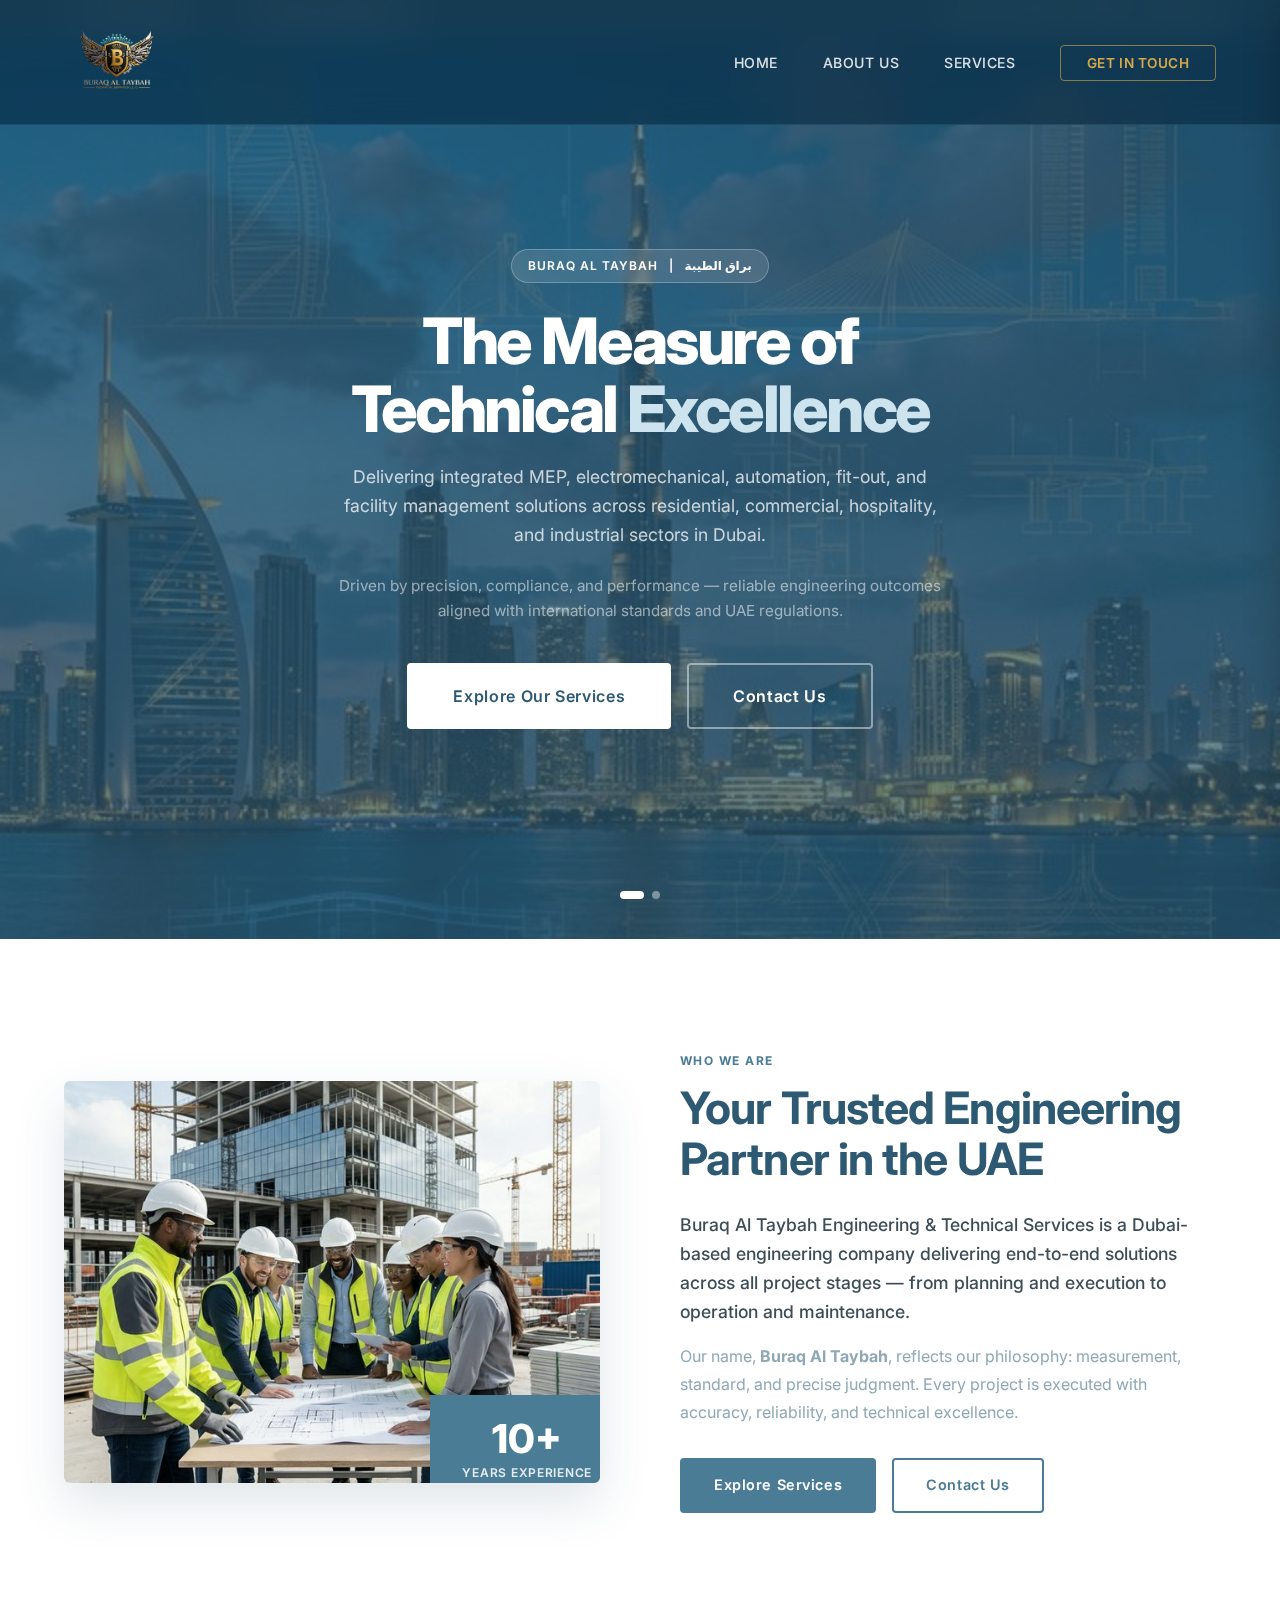
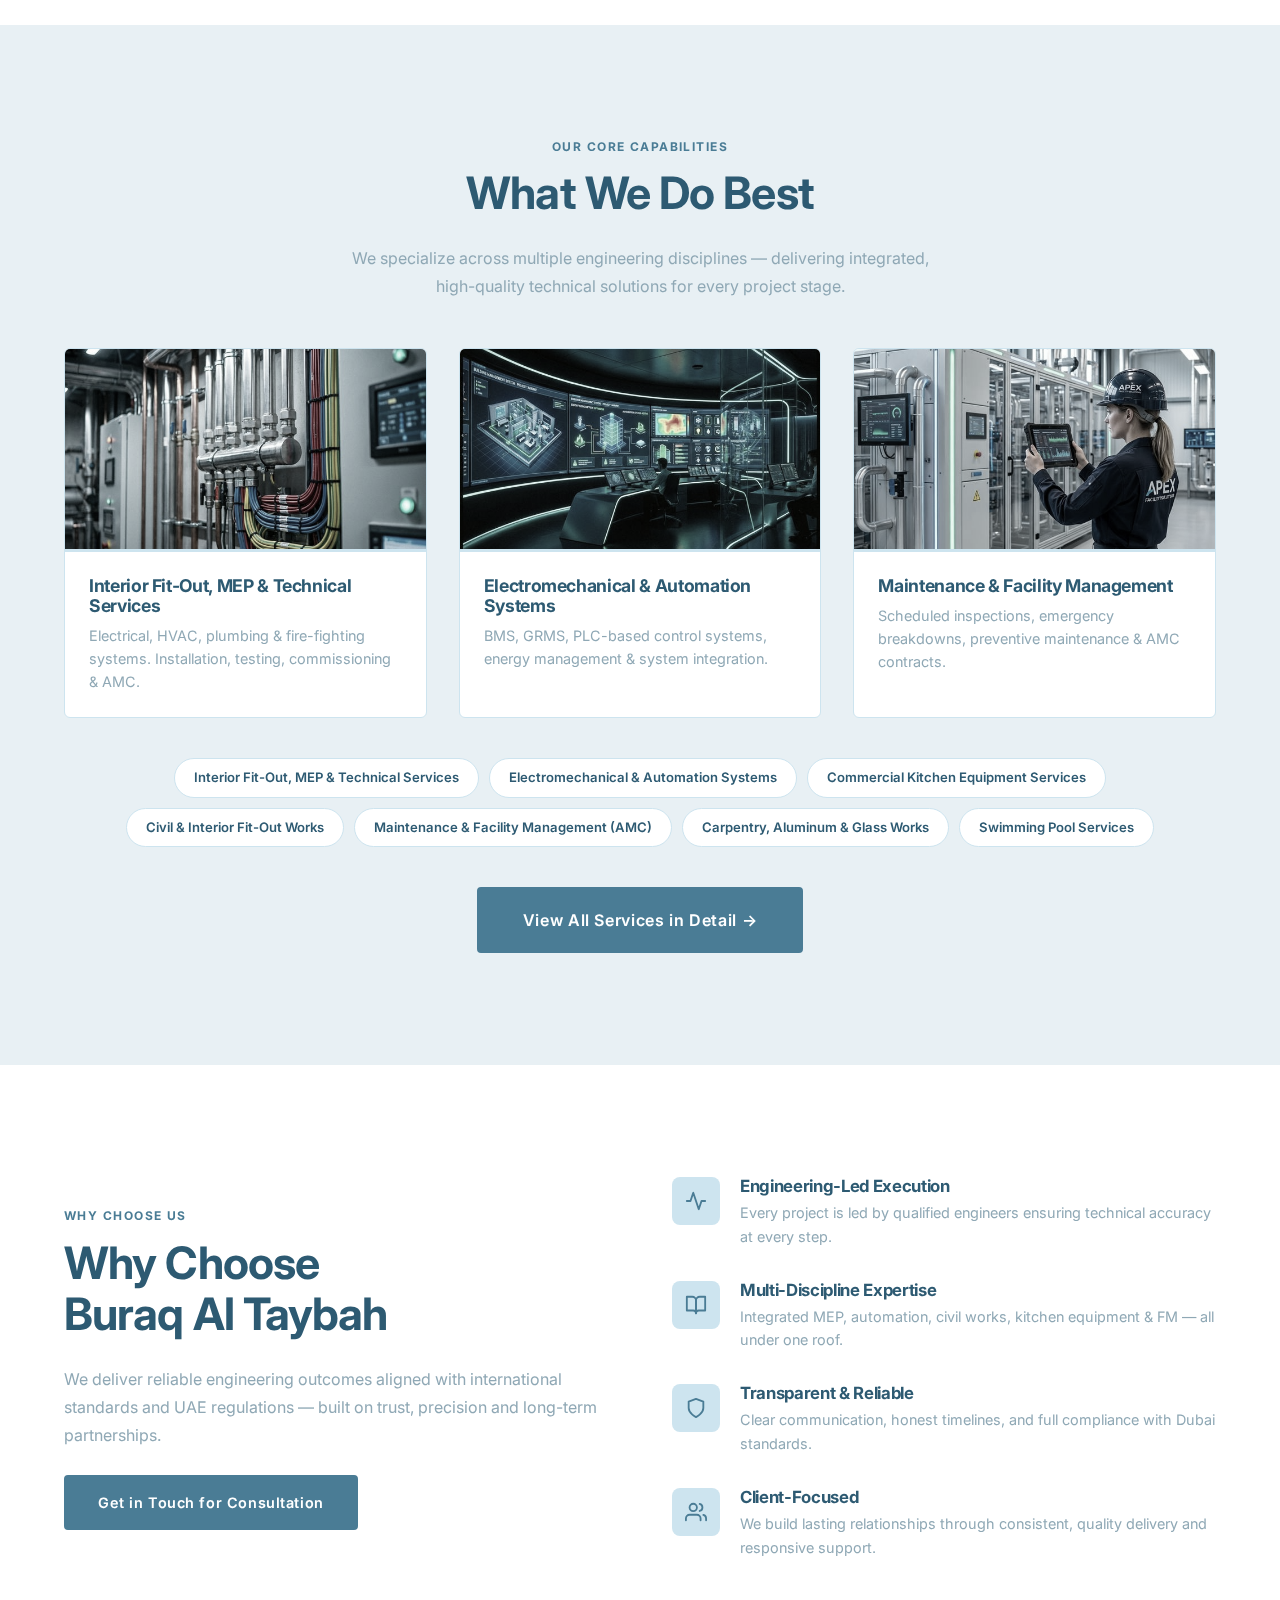
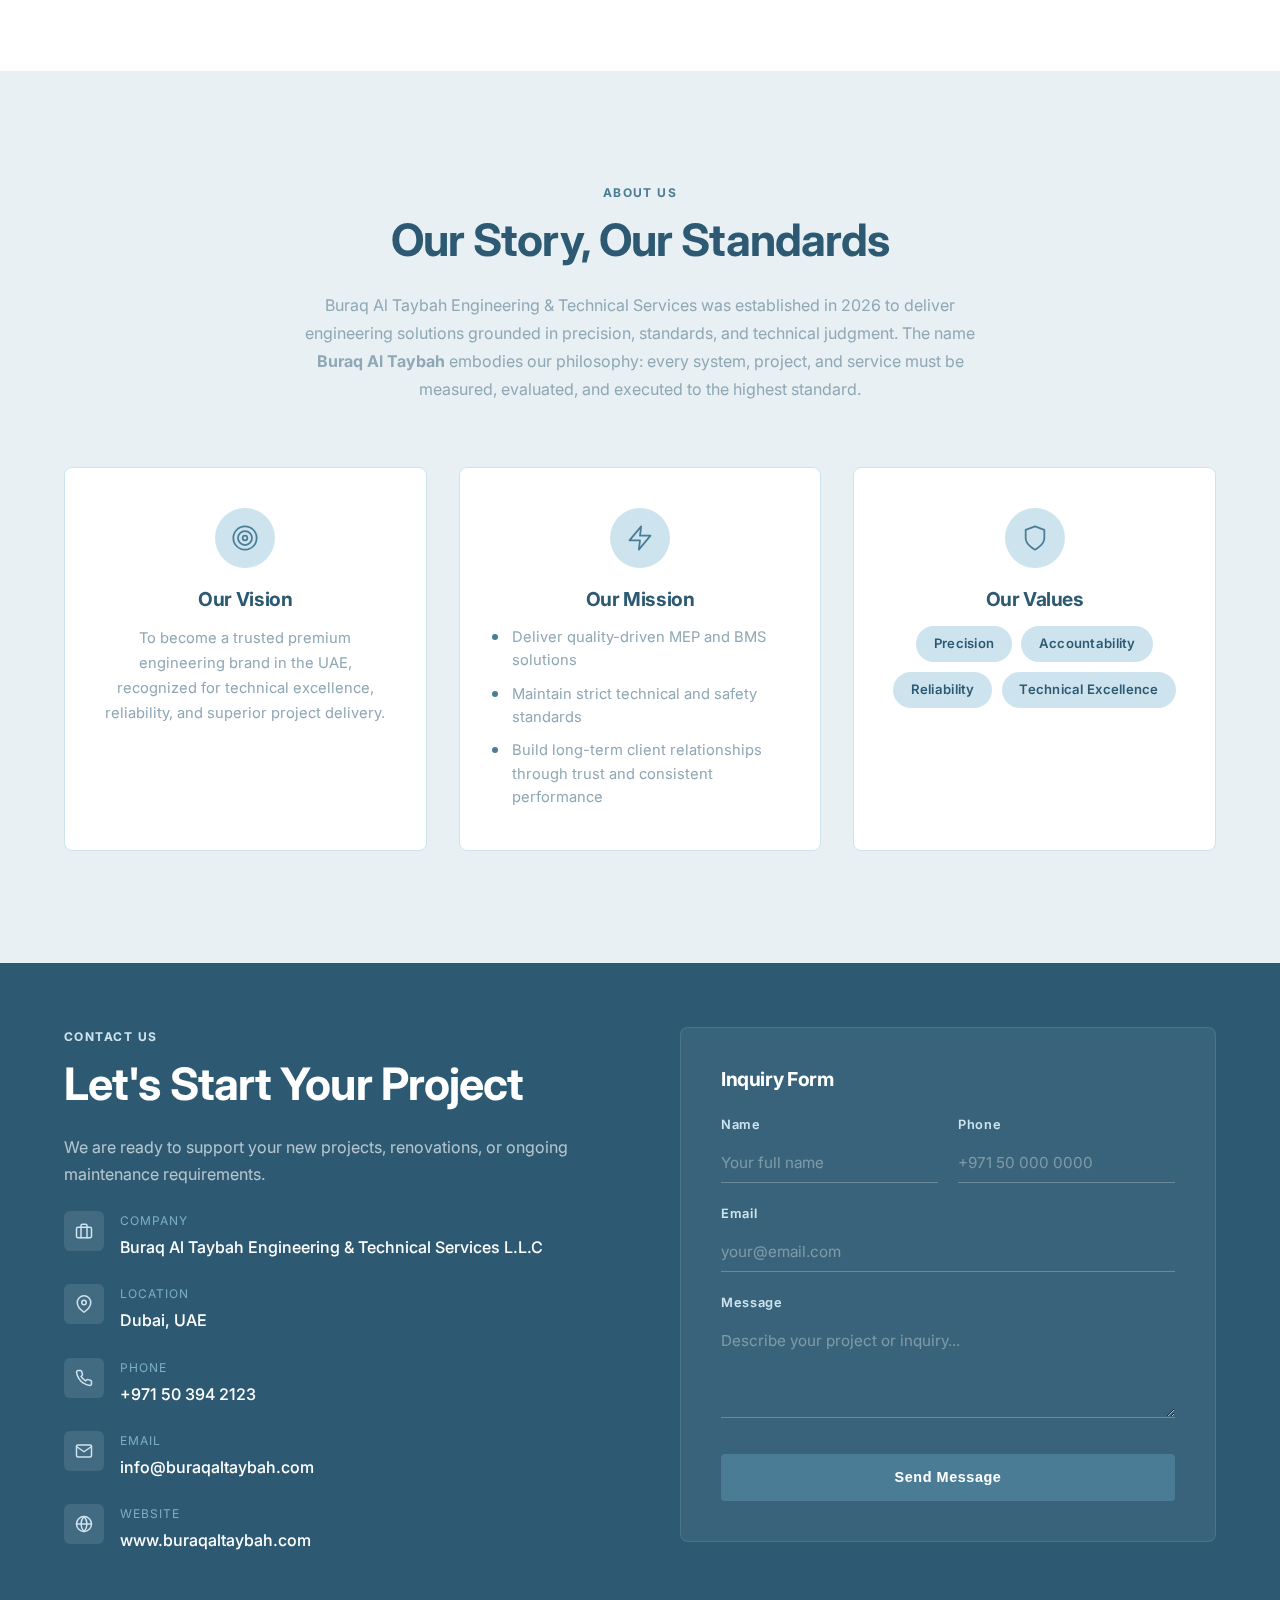
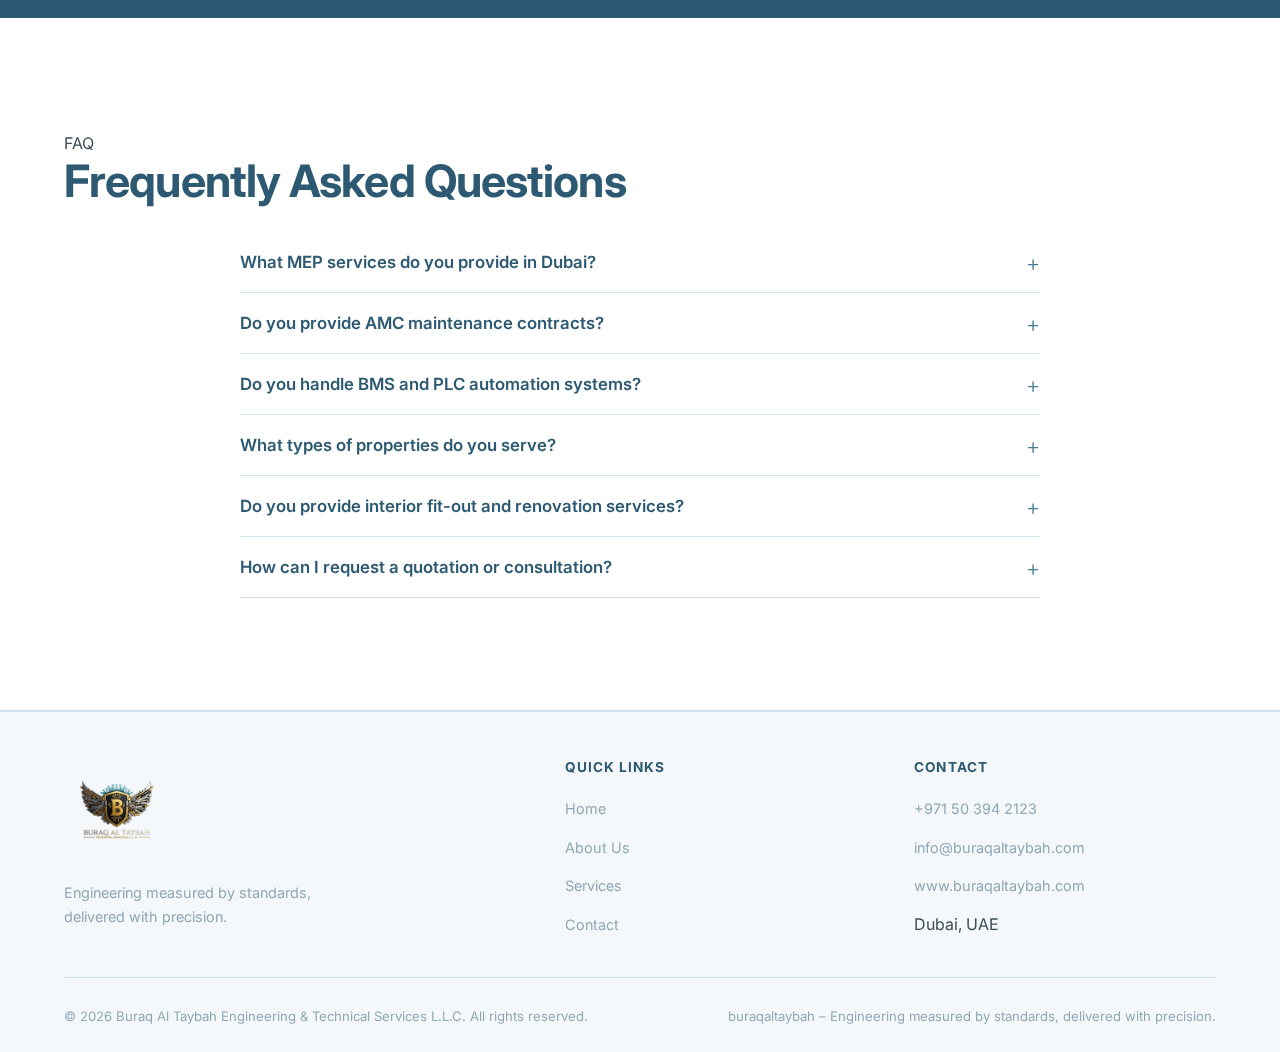
<file: index.html>
<!DOCTYPE html>
<html lang="en">

<head>
    <meta charset="UTF-8">
    <meta name="viewport" content="width=device-width, initial-scale=1.0">

    <!-- Primary SEO -->
    <title>Buraq Al Taybah Engineering & Technical Services L.L.C | Dubai, UAE</title>
    <meta name="description"
        content="Buraq Al Taybah Engineering & Technical Services L.L.C – Dubai's trusted provider of MEP systems, electromechanical & automation, facility management, interior fit-out, civil works, commercial kitchen equipment, carpentry, and swimming pool services across residential, commercial, hospitality, and industrial sectors in the UAE.">
    <meta name="keywords"
        content="MEP services Dubai, electromechanical automation UAE, BMS building management system, facility management Dubai, interior fit-out contractor, HVAC installation Dubai, fire fighting systems UAE, plumbing services Dubai, commercial kitchen equipment, swimming pool maintenance Dubai, carpentry aluminum glass works, PLC automation, GRMS hotel room automation, AMC maintenance contract Dubai, Buraq Al Taybah, براق الطيبة">
    <meta name="author" content="Buraq Al Taybah Engineering & Technical Services L.L.C">
    <meta name="robots" content="index, follow">

    <!-- Canonical -->
    <link rel="canonical" href="https://www.buraqaltaybah.com/">

    <!-- Favicon -->
    <link rel="icon" type="image/png" href="assets/logo.png">

    <!-- Open Graph (Facebook / LinkedIn / WhatsApp) -->
    <meta property="og:type" content="website">
    <meta property="og:title" content="Buraq Al Taybah Engineering & Technical Services L.L.C">
    <meta property="og:description"
        content="MEP, Automation, Facility Management & Engineering Solutions in Dubai, UAE. Precision engineering delivered to international standards.">
    <meta property="og:url" content="https://www.buraqaltaybah.com/">
    <meta property="og:image" content="https://www.buraqaltaybah.com/assets/logo.png">
    <meta property="og:site_name" content="Buraq Al Taybah">
    <meta property="og:locale" content="en_AE">

    <!-- Twitter Card -->
    <meta name="twitter:card" content="summary_large_image">
    <meta name="twitter:title" content="Buraq Al Taybah Engineering & Technical Services L.L.C">
    <meta name="twitter:description"
        content="Dubai's trusted engineering partner for MEP, Automation, FM, Interior Fit-Out & more.">
    <meta name="twitter:image" content="https://www.buraqaltaybah.com/assets/logo.png">

    <!-- Geo / Location -->
    <meta name="geo.region" content="AE-DU">
    <meta name="geo.placename" content="Dubai">

    <!-- Technical SEO -->
    <meta name="theme-color" content="#0b2c4d">
    <link rel="sitemap" type="application/xml" href="/sitemap.xml">

    <!-- Stylesheet -->
    <link rel="stylesheet" href="assets/style2.css">

    <!-- JSON-LD Structured Data -->
    <script type="application/ld+json">
    {
        "@context": "https://schema.org",
        "@type": "ProfessionalService",
        "name": "Buraq Al Taybah Engineering & Technical Services L.L.C",
        "alternateName": "براق الطيبة للخدمات الفنية",
        "description": "Dubai-based engineering company delivering MEP, electromechanical automation, facility management, interior fit-out, civil works, commercial kitchen equipment, carpentry, and swimming pool services.",
        "url": "https://www.buraqaltaybah.com",
        "logo": "https://www.buraqaltaybah.com/assets/logo.png",
        "image": "https://www.buraqaltaybah.com/assets/logo.png",
        "telephone": "+971503942123",
        "email": "info@buraqaltaybah.com",
        "address": {
            "@type": "PostalAddress",
            "addressLocality": "Dubai",
            "addressCountry": "AE"
        },
        "areaServed": {
            "@type": "Country",
            "name": "United Arab Emirates"
        },
        "foundingDate": "2026",
        "openingHours": "Mo-Sa 08:00-18:00",
        "priceRange": "$$",
        "sameAs": [],
        "hasOfferCatalog": {
            "@type": "OfferCatalog",
            "name": "Engineering & Technical Services",
            "itemListElement": [
                { "@type": "Offer", "itemOffered": { "@type": "Service", "name": "Interior Fit-Out, MEP & Technical Services" } },
                { "@type": "Offer", "itemOffered": { "@type": "Service", "name": "Electromechanical & Automation Systems" } },
                { "@type": "Offer", "itemOffered": { "@type": "Service", "name": "Commercial Kitchen Equipment Services" } },
                { "@type": "Offer", "itemOffered": { "@type": "Service", "name": "Civil & Interior Fit-Out Works" } },
                { "@type": "Offer", "itemOffered": { "@type": "Service", "name": "Facility Management & AMC" } },
                { "@type": "Offer", "itemOffered": { "@type": "Service", "name": "Carpentry, Aluminum & Glass Works" } },
                { "@type": "Offer", "itemOffered": { "@type": "Service", "name": "Swimming Pool Services" } }
            ]
        }
    }
    </script>
</head>

<body>

    <!-- ───────── TOP CONTACT BAR ───────── -->
    <div class="top-bar">
        <div class="container top-bar-container">
            <div class="tb-left">
                <a href="tel:+971503942123" class="tb-link">
                    <svg width="14" height="14" viewBox="0 0 24 24" fill="none" stroke="currentColor" stroke-width="2"
                        stroke-linecap="round" stroke-linejoin="round">
                        <path
                            d="M22 16.92v3a2 2 0 0 1-2.18 2 19.79 19.79 0 0 1-8.63-3.07 19.5 19.5 0 0 1-6-6 19.79 19.79 0 0 1-3.07-8.67A2 2 0 0 1 4.11 2h3a2 2 0 0 1 2 1.72 12.84 12.84 0 0 0 .7 2.81 2 2 0 0 1-.45 2.11L8.09 9.91a16 16 0 0 0 6 6l1.27-1.27a2 2 0 0 1 2.11-.45 12.84 12.84 0 0 0 2.81.7A2 2 0 0 1 22 16.92z" />
                    </svg>
                    +971 50 394 2123
                </a>
                <span class="tb-divider">|</span>
                <a href="mailto:info@buraqaltaybah.com" class="tb-link">
                    <svg width="14" height="14" viewBox="0 0 24 24" fill="none" stroke="currentColor" stroke-width="2"
                        stroke-linecap="round" stroke-linejoin="round">
                        <path d="M4 4h16c1.1 0 2 .9 2 2v12c0 1.1-.9 2-2 2H4c-1.1 0-2-.9-2-2V6c0-1.1.9-2 2-2z" />
                        <polyline points="22,6 12,13 2,6" />
                    </svg>
                    info@buraqaltaybah.com
                </a>
            </div>
            <div class="tb-right">
                <span>Mon–Sat: 8:00 AM – 6:00 PM &nbsp;|&nbsp; Dubai, UAE</span>
            </div>
        </div>
    </div>

    <!-- ───────── HEADER / NAVBAR ───────── -->
    <header class="header" id="site-header">
        <div class="container header-container">
            <a href="index.html" class="logo">
                <img src="assets/logo.png" alt="Buraq Al Taybah Logo">
            </a>
            <nav class="desktop-nav">
                <ul>
                    <li><a href="#home" class="nav-link">Home</a></li>
                    <li><a href="#about" class="nav-link">About Us</a></li>
                    <li><a href="services.html" class="nav-link">Services</a></li>
                    <li><a href="#contact" class="nav-cta">Get in Touch</a></li>
                </ul>
            </nav>
            <button class="mobile-menu-btn" aria-label="Toggle menu">
                <svg width="26" height="26" viewBox="0 0 24 24" fill="none" stroke="currentColor" stroke-width="2"
                    stroke-linecap="round" stroke-linejoin="round">
                    <line x1="3" y1="12" x2="21" y2="12" />
                    <line x1="3" y1="6" x2="21" y2="6" />
                    <line x1="3" y1="18" x2="21" y2="18" />
                </svg>
            </button>
        </div>
    </header>

    <!-- ───────── MOBILE NAV DRAWER ───────── -->
    <div class="mobile-nav-overlay" id="mobile-overlay"></div>
    <nav class="mobile-nav" id="mobile-nav">
        <button class="mobile-nav-close" id="mobile-nav-close" aria-label="Close menu">
            <svg width="24" height="24" viewBox="0 0 24 24" fill="none" stroke="currentColor" stroke-width="2"
                stroke-linecap="round" stroke-linejoin="round">
                <line x1="18" y1="6" x2="6" y2="18" />
                <line x1="6" y1="6" x2="18" y2="18" />
            </svg>
        </button>
        <ul class="mobile-nav-links">
            <li><a href="#home">Home</a></li>
            <li><a href="#about">About Us</a></li>
            <li><a href="services.html">Services</a></li>
            <li><a href="blog/">Blog</a></li>
            <li><a href="#contact" class="mobile-nav-cta">Get in Touch</a></li>
        </ul>
    </nav>

    <!-- ───────── HERO SLIDER ───────── -->
    <section id="home" class="hero">
        <div class="hero-slider">
            <div class="slide active" style="background-image: url('assets/hero_bg.png');"></div>
            <div class="slide" style="background-image: url('assets/slider2.png');"></div>
        </div>
        <div class="hero-overlay"></div>

        <div class="container hero-content">
            <div class="hero-text-box">
                <div class="hero-badge">Buraq Al Taybah &ensp;|&ensp; براق الطيبة</div>
                <h1 class="hero-title">The Measure of<br>Technical <span>Excellence</span></h1>
                <p class="hero-subtitle">Delivering integrated MEP, electromechanical, automation, fit-out, and facility
                    management solutions across residential, commercial, hospitality, and industrial sectors in Dubai.
                </p>
                <p class="hero-subtitle" style="font-size:0.95rem; opacity:0.7; margin-top:-1rem;">Driven by precision,
                    compliance, and performance — reliable engineering outcomes aligned with international standards and
                    UAE regulations.</p>
                <div class="hero-actions">
                    <a href="services.html" class="btn btn-white btn-lg">Explore Our Services</a>
                    <a href="#contact" class="btn btn-lg"
                        style="border-color:rgba(255,255,255,0.45);color:#fff;">Contact Us</a>
                </div>
            </div>
        </div>

        <!-- Slider dots -->
        <div class="slider-dots">
            <button class="dot active" data-idx="0"></button>
            <button class="dot" data-idx="1"></button>
        </div>
    </section>

    <!-- ───────── WHO WE ARE ───────── -->
    <section id="who-we-are" class="section bg-white">
        <div class="container">
            <div class="brief-grid">
                <div class="brief-img-wrap">
                    <img src="assets/about_image.png" alt="Buraq Al Taybah team at work">
                    <div class="brief-accent-card">
                        <div class="number">10+</div>
                        <div class="label">Years Experience</div>
                    </div>
                </div>

                <div class="brief-content">
                    <div class="section-label">Who We Are</div>
                    <h2 class="section-title">Your Trusted Engineering Partner in the UAE</h2>
                    <p class="lead-text">Buraq Al Taybah Engineering & Technical Services is a Dubai-based engineering
                        company delivering end-to-end solutions across all project stages — from planning and execution
                        to operation and maintenance.</p>
                    <p class="body-text mb-m">Our name, <strong>Buraq Al Taybah</strong>, reflects our philosophy:
                        measurement, standard, and precise judgment. Every project is executed with accuracy,
                        reliability, and technical excellence.</p>
                    <div style="display:flex; gap:1rem; flex-wrap:wrap;">
                        <a href="services.html" class="btn btn-primary">Explore Services</a>
                        <a href="#contact" class="btn btn-outline">Contact Us</a>
                    </div>
                </div>
            </div>
        </div>
    </section>

    <!-- ───────── CORE CAPABILITIES TEASER ───────── -->
    <section id="capabilities" class="section bg-light">
        <div class="container">
            <div class="center">
                <div class="section-label">Our Core Capabilities</div>
                <h2 class="section-title">What We Do Best</h2>
                <p class="body-text" style="max-width:600px; margin:0 auto;">
                    We specialize across multiple engineering disciplines — delivering integrated, high-quality
                    technical solutions for every project stage.
                </p>
            </div>

            <div class="services-teaser-grid">
                <a href="services.html" class="teaser-card">
                    <div class="teaser-img"><img src="assets/service_mep.png" alt="MEP & Fit-Out"></div>
                    <div class="teaser-body">
                        <h3>Interior Fit-Out, MEP & Technical Services</h3>
                        <p>Electrical, HVAC, plumbing & fire-fighting systems. Installation, testing, commissioning &
                            AMC.</p>
                    </div>
                </a>
                <a href="services.html" class="teaser-card">
                    <div class="teaser-img"><img src="assets/service_auto.png" alt="Automation"></div>
                    <div class="teaser-body">
                        <h3>Electromechanical & Automation Systems</h3>
                        <p>BMS, GRMS, PLC-based control systems, energy management & system integration.</p>
                    </div>
                </a>
                <a href="services.html" class="teaser-card">
                    <div class="teaser-img"><img src="assets/service_fm.png" alt="Facility Management"></div>
                    <div class="teaser-body">
                        <h3>Maintenance & Facility Management</h3>
                        <p>Scheduled inspections, emergency breakdowns, preventive maintenance & AMC contracts.</p>
                    </div>
                </a>
            </div>

            <!-- Capabilities list -->
            <div class="capabilities-list center" style="margin-top: 2.5rem;">
                <div class="cap-tags">
                    <span class="cap-tag">Interior Fit-Out, MEP & Technical Services</span>
                    <span class="cap-tag">Electromechanical & Automation Systems</span>
                    <span class="cap-tag">Commercial Kitchen Equipment Services</span>
                    <span class="cap-tag">Civil & Interior Fit-Out Works</span>
                    <span class="cap-tag">Maintenance & Facility Management (AMC)</span>
                    <span class="cap-tag">Carpentry, Aluminum & Glass Works</span>
                    <span class="cap-tag">Swimming Pool Services</span>
                </div>
            </div>

            <div class="center" style="margin-top:2.5rem;">
                <a href="services.html" class="btn btn-primary btn-lg">View All Services in Detail &rarr;</a>
            </div>
        </div>
    </section>

    <!-- ───────── WHY CHOOSE BURAQ AL TAYBAH ───────── -->
    <section class="section bg-white">
        <div class="container">
            <div class="why-grid">
                <div>
                    <div class="section-label">Why Choose Us</div>
                    <h2 class="section-title">Why Choose<br>Buraq Al Taybah</h2>
                    <p class="body-text">We deliver reliable engineering outcomes aligned with international standards
                        and UAE regulations — built on trust, precision and long-term partnerships.</p>
                    <br>
                    <a href="#contact" class="btn btn-primary">Get in Touch for Consultation</a>
                </div>
                <div class="why-features">
                    <div class="feature-item">
                        <div class="feature-icon-wrap">
                            <svg width="22" height="22" viewBox="0 0 24 24" fill="none" stroke="currentColor"
                                stroke-width="2" stroke-linecap="round" stroke-linejoin="round">
                                <polyline points="22 12 18 12 15 21 9 3 6 12 2 12" />
                            </svg>
                        </div>
                        <div>
                            <h4>Engineering-Led Execution</h4>
                            <p>Every project is led by qualified engineers ensuring technical accuracy at every step.
                            </p>
                        </div>
                    </div>
                    <div class="feature-item">
                        <div class="feature-icon-wrap">
                            <svg width="22" height="22" viewBox="0 0 24 24" fill="none" stroke="currentColor"
                                stroke-width="2" stroke-linecap="round" stroke-linejoin="round">
                                <path d="M2 3h6a4 4 0 0 1 4 4v14a3 3 0 0 0-3-3H2z" />
                                <path d="M22 3h-6a4 4 0 0 0-4 4v14a3 3 0 0 1 3-3h7z" />
                            </svg>
                        </div>
                        <div>
                            <h4>Multi-Discipline Expertise</h4>
                            <p>Integrated MEP, automation, civil works, kitchen equipment & FM — all under one roof.</p>
                        </div>
                    </div>
                    <div class="feature-item">
                        <div class="feature-icon-wrap">
                            <svg width="22" height="22" viewBox="0 0 24 24" fill="none" stroke="currentColor"
                                stroke-width="2" stroke-linecap="round" stroke-linejoin="round">
                                <path d="M12 22s8-4 8-10V5l-8-3-8 3v7c0 6 8 10 8 10z" />
                            </svg>
                        </div>
                        <div>
                            <h4>Transparent & Reliable</h4>
                            <p>Clear communication, honest timelines, and full compliance with Dubai standards.</p>
                        </div>
                    </div>
                    <div class="feature-item">
                        <div class="feature-icon-wrap">
                            <svg width="22" height="22" viewBox="0 0 24 24" fill="none" stroke="currentColor"
                                stroke-width="2" stroke-linecap="round" stroke-linejoin="round">
                                <path d="M17 21v-2a4 4 0 0 0-4-4H5a4 4 0 0 0-4 4v2" />
                                <circle cx="9" cy="7" r="4" />
                                <path d="M23 21v-2a4 4 0 0 0-3-3.87" />
                                <path d="M16 3.13a4 4 0 0 1 0 7.75" />
                            </svg>
                        </div>
                        <div>
                            <h4>Client-Focused</h4>
                            <p>We build lasting relationships through consistent, quality delivery and responsive
                                support.</p>
                        </div>
                    </div>
                </div>
            </div>
        </div>
    </section>

    <!-- ───────── ABOUT US (Vision / Mission / Values) ───────── -->
    <section id="about" class="section bg-light">
        <div class="container">
            <div class="center mb-l">
                <div class="section-label">About Us</div>
                <h2 class="section-title">Our Story, Our Standards</h2>
                <p class="body-text" style="max-width:700px; margin:0 auto;">
                    Buraq Al Taybah Engineering & Technical Services was established in 2026 to deliver engineering
                    solutions grounded in precision, standards, and technical judgment. The name <strong>Buraq Al
                        Taybah</strong> embodies our philosophy: every system, project, and service must be measured,
                    evaluated, and executed to the highest standard.
                </p>
            </div>

            <div class="vmv-grid">
                <!-- Vision -->
                <div class="vmv-card">
                    <div class="vmv-icon">
                        <svg width="28" height="28" viewBox="0 0 24 24" fill="none" stroke="currentColor"
                            stroke-width="1.5" stroke-linecap="round" stroke-linejoin="round">
                            <circle cx="12" cy="12" r="10" />
                            <circle cx="12" cy="12" r="6" />
                            <circle cx="12" cy="12" r="2" />
                        </svg>
                    </div>
                    <h3>Our Vision</h3>
                    <p>To become a trusted premium engineering brand in the UAE, recognized for technical excellence,
                        reliability, and superior project delivery.</p>
                </div>
                <!-- Mission -->
                <div class="vmv-card">
                    <div class="vmv-icon">
                        <svg width="28" height="28" viewBox="0 0 24 24" fill="none" stroke="currentColor"
                            stroke-width="1.5" stroke-linecap="round" stroke-linejoin="round">
                            <polygon points="13 2 3 14 12 14 11 22 21 10 12 10 13 2" />
                        </svg>
                    </div>
                    <h3>Our Mission</h3>
                    <ul class="vmv-list">
                        <li>Deliver quality-driven MEP and BMS solutions</li>
                        <li>Maintain strict technical and safety standards</li>
                        <li>Build long-term client relationships through trust and consistent performance</li>
                    </ul>
                </div>
                <!-- Values -->
                <div class="vmv-card">
                    <div class="vmv-icon">
                        <svg width="28" height="28" viewBox="0 0 24 24" fill="none" stroke="currentColor"
                            stroke-width="1.5" stroke-linecap="round" stroke-linejoin="round">
                            <path d="M12 22s8-4 8-10V5l-8-3-8 3v7c0 6 8 10 8 10z" />
                        </svg>
                    </div>
                    <h3>Our Values</h3>
                    <div class="values-chips">
                        <span class="value-chip">Precision</span>
                        <span class="value-chip">Accountability</span>
                        <span class="value-chip">Reliability</span>
                        <span class="value-chip">Technical Excellence</span>
                    </div>
                </div>
            </div>
        </div>
    </section>

    <!-- ───────── CONTACT ───────── -->
    <section id="contact" class="contact-strip">
        <div class="container">
            <div class="contact-strip-grid">
                <div>
                    <div class="section-label" style="color: var(--brand-blue-pale);">Contact Us</div>
                    <h2 class="section-title" style="color: var(--brand-white);">Let's Start Your Project</h2>
                    <p style="color: rgba(255,255,255,0.65); margin-bottom: 1rem;">
                        We are ready to support your new projects, renovations, or ongoing maintenance requirements.
                    </p>

                    <div class="contact-info-items">
                        <div class="ci-item">
                            <div class="ci-icon">
                                <svg width="18" height="18" viewBox="0 0 24 24" fill="none" stroke="currentColor"
                                    stroke-width="2" stroke-linecap="round" stroke-linejoin="round">
                                    <rect x="2" y="7" width="20" height="14" rx="2" ry="2" />
                                    <path d="M16 21V5a2 2 0 0 0-2-2h-4a2 2 0 0 0-2 2v16" />
                                </svg>
                            </div>
                            <div>
                                <div class="ci-label">Company</div>
                                <div class="ci-value">Buraq Al Taybah Engineering & Technical Services L.L.C</div>
                            </div>
                        </div>
                        <div class="ci-item">
                            <div class="ci-icon">
                                <svg width="18" height="18" viewBox="0 0 24 24" fill="none" stroke="currentColor"
                                    stroke-width="2" stroke-linecap="round" stroke-linejoin="round">
                                    <path d="M21 10c0 7-9 13-9 13s-9-6-9-13a9 9 0 0 1 18 0z" />
                                    <circle cx="12" cy="10" r="3" />
                                </svg>
                            </div>
                            <div>
                                <div class="ci-label">Location</div>
                                <div class="ci-value">Dubai, UAE</div>
                            </div>
                        </div>
                        <div class="ci-item">
                            <div class="ci-icon">
                                <svg width="18" height="18" viewBox="0 0 24 24" fill="none" stroke="currentColor"
                                    stroke-width="2" stroke-linecap="round" stroke-linejoin="round">
                                    <path
                                        d="M22 16.92v3a2 2 0 0 1-2.18 2 19.79 19.79 0 0 1-8.63-3.07 19.5 19.5 0 0 1-6-6 19.79 19.79 0 0 1-3.07-8.67A2 2 0 0 1 4.11 2h3a2 2 0 0 1 2 1.72 12.84 12.84 0 0 0 .7 2.81 2 2 0 0 1-.45 2.11L8.09 9.91a16 16 0 0 0 6 6l1.27-1.27a2 2 0 0 1 2.11-.45 12.84 12.84 0 0 0 2.81.7A2 2 0 0 1 22 16.92z" />
                                </svg>
                            </div>
                            <div>
                                <div class="ci-label">Phone</div>
                                <a href="tel:+971503942123" class="ci-value">+971 50 394 2123</a>
                            </div>
                        </div>
                        <div class="ci-item">
                            <div class="ci-icon">
                                <svg width="18" height="18" viewBox="0 0 24 24" fill="none" stroke="currentColor"
                                    stroke-width="2" stroke-linecap="round" stroke-linejoin="round">
                                    <path
                                        d="M4 4h16c1.1 0 2 .9 2 2v12c0 1.1-.9 2-2 2H4c-1.1 0-2-.9-2-2V6c0-1.1.9-2 2-2z" />
                                    <polyline points="22,6 12,13 2,6" />
                                </svg>
                            </div>
                            <div>
                                <div class="ci-label">Email</div>
                                <a href="mailto:info@buraqaltaybah.com" class="ci-value">info@buraqaltaybah.com</a>
                            </div>
                        </div>
                        <div class="ci-item">
                            <div class="ci-icon">
                                <svg width="18" height="18" viewBox="0 0 24 24" fill="none" stroke="currentColor"
                                    stroke-width="2" stroke-linecap="round" stroke-linejoin="round">
                                    <circle cx="12" cy="12" r="10" />
                                    <line x1="2" y1="12" x2="22" y2="12" />
                                    <path
                                        d="M12 2a15.3 15.3 0 0 1 4 10 15.3 15.3 0 0 1-4 10 15.3 15.3 0 0 1-4-10 15.3 15.3 0 0 1 4-10z" />
                                </svg>
                            </div>
                            <div>
                                <div class="ci-label">Website</div>
                                <a href="https://www.buraqaltaybah.com" class="ci-value">www.buraqaltaybah.com</a>
                            </div>
                        </div>
                    </div>
                </div>

                <div class="contact-form">
                    <h3 style="color: var(--brand-white); font-size: 1.2rem; margin-bottom: 1.5rem;">Inquiry Form</h3>
                    <form>
                        <div class="form-row">
                            <div class="input-group">
                                <label>Name</label>
                                <input type="text" placeholder="Your full name">
                            </div>
                            <div class="input-group">
                                <label>Phone</label>
                                <input type="tel" placeholder="+971 50 000 0000">
                            </div>
                        </div>
                        <div class="input-group">
                            <label>Email</label>
                            <input type="email" placeholder="your@email.com">
                        </div>
                        <div class="input-group">
                            <label>Message</label>
                            <textarea rows="4" placeholder="Describe your project or inquiry..."></textarea>
                        </div>
                        <button type="submit" class="btn btn-primary" style="width:100%; margin-top:0.5rem;">Send
                            Message</button>
                    </form>
                </div>
            </div>
        </div>
    </section>

    <!-- ───────── FAQ SECTION ───────── -->
    <section class="section bg-white" id="faq">
        <div class="container">
            <p class="section-badge">FAQ</p>
            <h2 class="section-title">Frequently Asked Questions</h2>
            <div class="faq-list">
                <div class="faq-item">
                    <button class="faq-question">What MEP services do you provide in Dubai?</button>
                    <div class="faq-answer">
                        <p>We provide comprehensive MEP contracting services including HVAC installation, electrical
                            systems, plumbing, fire fighting systems, and full mechanical-electrical-plumbing
                            installation, testing, commissioning, and annual maintenance contracts (AMC) across Dubai
                            and the UAE.</p>
                    </div>
                </div>
                <div class="faq-item">
                    <button class="faq-question">Do you provide AMC maintenance contracts?</button>
                    <div class="faq-answer">
                        <p>Yes, we provide annual maintenance contracts (AMC) for commercial, residential, and
                            industrial clients. Our AMC packages cover HVAC, electrical, plumbing, fire fighting,
                            kitchen equipment, and swimming pool systems with guaranteed response times and scheduled
                            preventive maintenance visits.</p>
                    </div>
                </div>
                <div class="faq-item">
                    <button class="faq-question">Do you handle BMS and PLC automation systems?</button>
                    <div class="faq-answer">
                        <p>Yes, we install and maintain BMS (Building Management Systems), GRMS/GRMG (Guest Room
                            Management Systems), and PLC-based automation systems. Our solutions cover energy
                            management, environmental controls, access integration, and centralized monitoring for
                            commercial buildings and hotels.</p>
                    </div>
                </div>
                <div class="faq-item">
                    <button class="faq-question">What types of properties do you serve?</button>
                    <div class="faq-answer">
                        <p>We serve residential villas, apartment buildings, commercial offices, hotels & resorts,
                            restaurants & cafés, retail shops, warehouses, industrial facilities, and recreational
                            centers across Dubai and the wider UAE.</p>
                    </div>
                </div>
                <div class="faq-item">
                    <button class="faq-question">Do you provide interior fit-out and renovation services?</button>
                    <div class="faq-answer">
                        <p>Yes, we handle turnkey interior fit-out projects including gypsum partitioning, false
                            ceilings, painting, tiling, flooring, joinery, and complete renovation projects for both
                            residential and commercial spaces.</p>
                    </div>
                </div>
                <div class="faq-item">
                    <button class="faq-question">How can I request a quotation or consultation?</button>
                    <div class="faq-answer">
                        <p>You can contact us via phone at +971 50 394 2123, email at info@buraqaltaybah.com, or fill
                            out the inquiry form on our website. Our team typically responds within 24 hours with a
                            detailed consultation and quotation.</p>
                    </div>
                </div>
            </div>
        </div>
    </section>

    <!-- FAQ Schema -->
    <script type="application/ld+json">
    {
        "@context": "https://schema.org",
        "@type": "FAQPage",
        "mainEntity": [
            { "@type": "Question", "name": "What MEP services do you provide in Dubai?", "acceptedAnswer": { "@type": "Answer", "text": "We provide comprehensive MEP contracting services including HVAC installation, electrical systems, plumbing, fire fighting systems, and full mechanical-electrical-plumbing installation, testing, commissioning, and annual maintenance contracts (AMC) across Dubai and the UAE." } },
            { "@type": "Question", "name": "Do you provide AMC maintenance contracts?", "acceptedAnswer": { "@type": "Answer", "text": "Yes, we provide annual maintenance contracts (AMC) for commercial, residential, and industrial clients. Our AMC packages cover HVAC, electrical, plumbing, fire fighting, kitchen equipment, and swimming pool systems with guaranteed response times and scheduled preventive maintenance visits." } },
            { "@type": "Question", "name": "Do you handle BMS and PLC automation systems?", "acceptedAnswer": { "@type": "Answer", "text": "Yes, we install and maintain BMS (Building Management Systems), GRMS/GRMG (Guest Room Management Systems), and PLC-based automation systems. Our solutions cover energy management, environmental controls, access integration, and centralized monitoring for commercial buildings and hotels." } },
            { "@type": "Question", "name": "What types of properties do you serve?", "acceptedAnswer": { "@type": "Answer", "text": "We serve residential villas, apartment buildings, commercial offices, hotels & resorts, restaurants & cafés, retail shops, warehouses, industrial facilities, and recreational centers across Dubai and the wider UAE." } },
            { "@type": "Question", "name": "Do you provide interior fit-out and renovation services?", "acceptedAnswer": { "@type": "Answer", "text": "Yes, we handle turnkey interior fit-out projects including gypsum partitioning, false ceilings, painting, tiling, flooring, joinery, and complete renovation projects for both residential and commercial spaces." } },
            { "@type": "Question", "name": "How can I request a quotation or consultation?", "acceptedAnswer": { "@type": "Answer", "text": "You can contact us via phone at +971 50 394 2123, email at info@buraqaltaybah.com, or fill out the inquiry form on our website. Our team typically responds within 24 hours with a detailed consultation and quotation." } }
        ]
    }
    </script>

    <!-- ───────── FOOTER ───────── -->
    <footer class="footer">
        <div class="container">
            <div class="footer-grid">
                <div class="footer-brand">
                    <img src="assets/logo.png" alt="Buraq Al Taybah Logo">
                    <p>Engineering measured by standards, delivered with precision.</p>
                </div>
                <div class="footer-col">
                    <h4>Quick Links</h4>
                    <ul>
                        <li><a href="#home">Home</a></li>
                        <li><a href="#about">About Us</a></li>
                        <li><a href="services.html">Services</a></li>
                        <li><a href="#contact">Contact</a></li>
                    </ul>
                </div>
                <div class="footer-col">
                    <h4>Contact</h4>
                    <ul>
                        <li><a href="tel:+971503942123">+971 50 394 2123</a></li>
                        <li><a href="mailto:info@buraqaltaybah.com">info@buraqaltaybah.com</a></li>
                        <li><a href="https://www.buraqaltaybah.com">www.buraqaltaybah.com</a></li>
                        <li>Dubai, UAE</li>
                    </ul>
                </div>
            </div>
            <div class="footer-bottom">
                <p>&copy; 2026 Buraq Al Taybah Engineering & Technical Services L.L.C. All rights reserved.</p>
                <p>buraqaltaybah – Engineering measured by standards, delivered with precision.</p>
            </div>
        </div>
    </footer>

    <script>
        // Header shrink on scroll
        const header = document.getElementById('site-header');
        window.addEventListener('scroll', () => {
            header.classList.toggle('scrolled', window.scrollY > 40);
        });

        // Hero Image Slider
        const slides = document.querySelectorAll('.hero-slider .slide');
        const dots = document.querySelectorAll('.slider-dots .dot');
        let current = 0;

        function goTo(idx) {
            slides[current].classList.remove('active');
            dots[current].classList.remove('active');
            current = idx % slides.length;
            slides[current].classList.add('active');
            dots[current].classList.add('active');
        }

        if (slides.length > 1) {
            setInterval(() => goTo(current + 1), 5000);
        }

        dots.forEach(dot => {
            dot.addEventListener('click', () => goTo(+dot.dataset.idx));
        });

        // FAQ Accordion
        document.querySelectorAll('.faq-question').forEach(btn => {
            btn.addEventListener('click', () => {
                const item = btn.parentElement;
                const isActive = item.classList.contains('active');
                document.querySelectorAll('.faq-item').forEach(i => i.classList.remove('active'));
                if (!isActive) item.classList.add('active');
            });
        });

        // Mobile Nav Toggle
        const mobileBtn = document.querySelector('.mobile-menu-btn');
        const mobileNav = document.getElementById('mobile-nav');
        const mobileOverlay = document.getElementById('mobile-overlay');
        const mobileClose = document.getElementById('mobile-nav-close');

        function openMobileNav() {
            mobileNav.classList.add('active');
            mobileOverlay.classList.add('active');
            document.body.style.overflow = 'hidden';
        }
        function closeMobileNav() {
            mobileNav.classList.remove('active');
            mobileOverlay.classList.remove('active');
            document.body.style.overflow = '';
        }

        mobileBtn.addEventListener('click', openMobileNav);
        mobileOverlay.addEventListener('click', closeMobileNav);
        mobileClose.addEventListener('click', closeMobileNav);
        document.querySelectorAll('.mobile-nav-links a').forEach(link => {
            link.addEventListener('click', closeMobileNav);
        });
    </script>
</body>

</html>
</file>
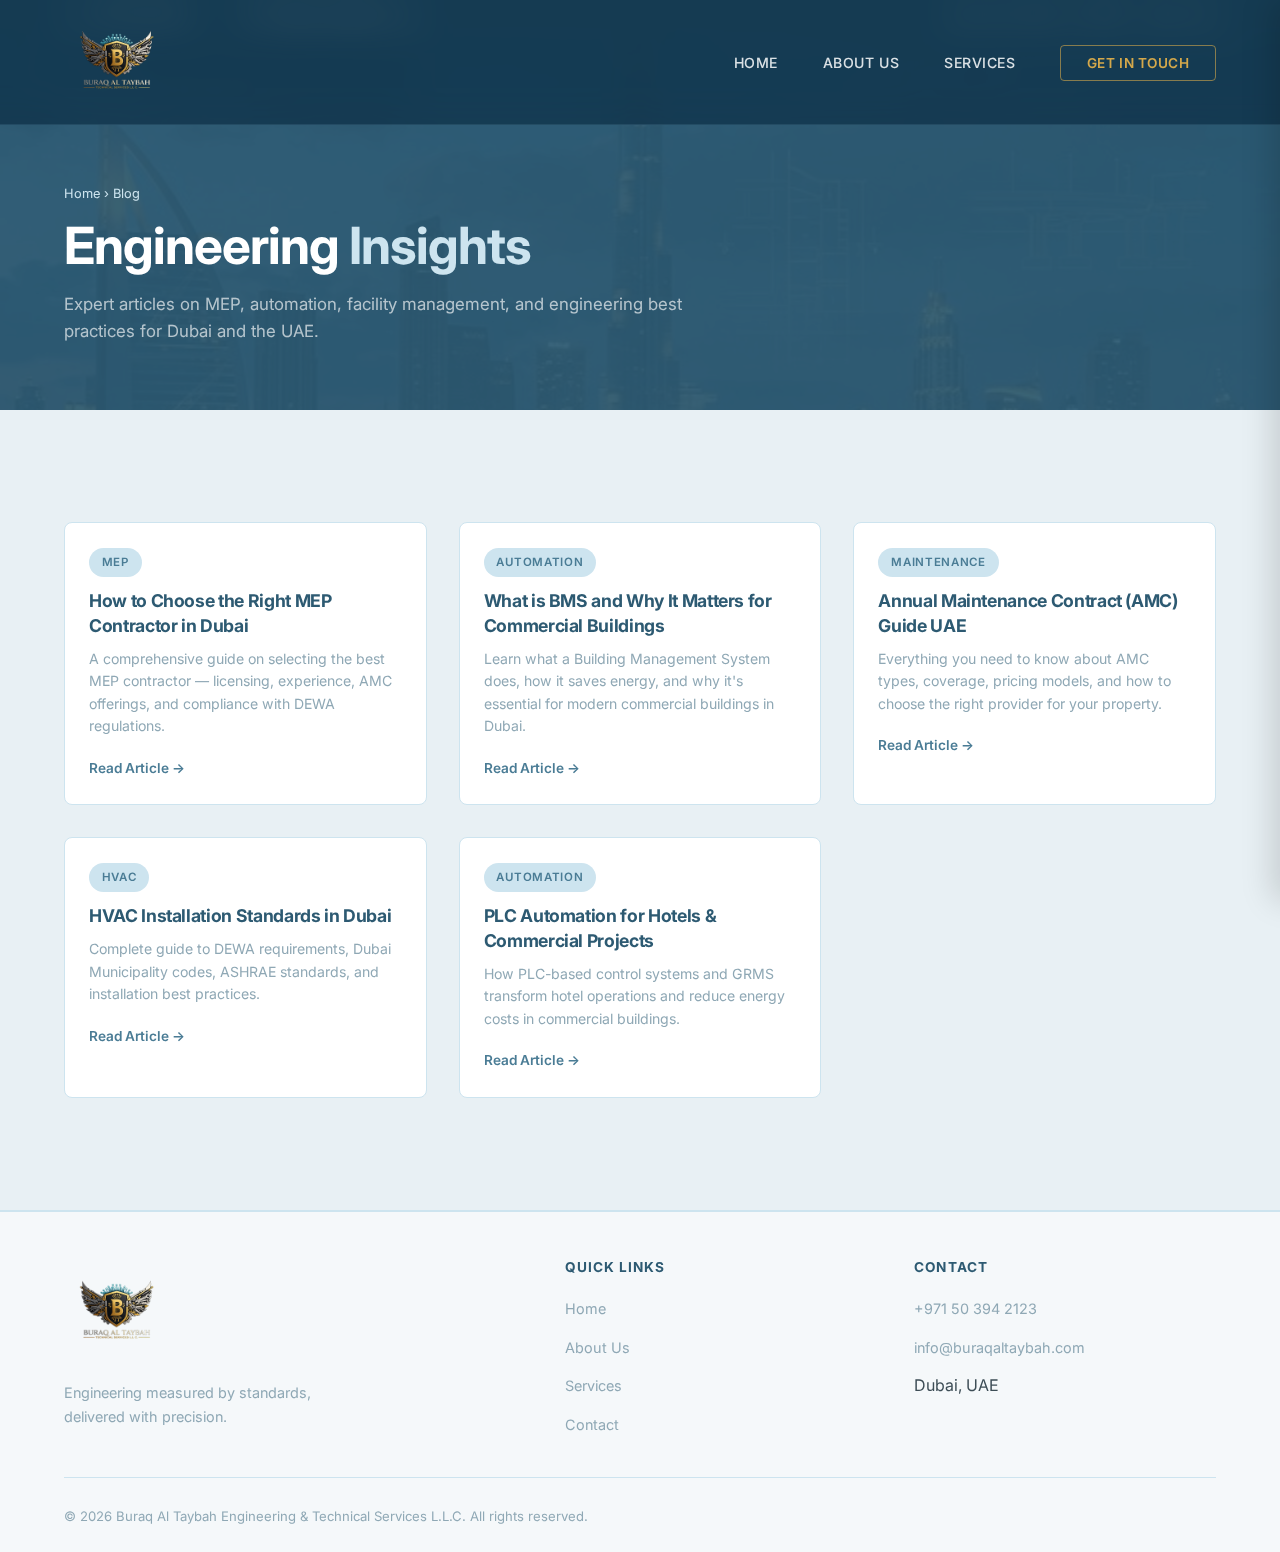
<file: blog/index.html>
<!DOCTYPE html>
<html lang="en">

<head>
    <meta charset="UTF-8">
    <meta name="viewport" content="width=device-width, initial-scale=1.0">
    <title>Engineering Blog | MEP, BMS, Automation Insights | Buraq Al Taybah</title>
    <meta name="description"
        content="Expert engineering articles on MEP contracting, BMS automation, AMC maintenance, HVAC standards, and PLC automation for Dubai buildings. Industry insights from Buraq Al Taybah.">
    <meta name="keywords"
        content="engineering blog Dubai, MEP insights, BMS articles, HVAC guide Dubai, AMC maintenance blog, PLC automation knowledge, construction blog UAE">
    <meta name="author" content="Buraq Al Taybah Engineering & Technical Services L.L.C">
    <meta name="robots" content="index, follow">
    <link rel="canonical" href="https://www.buraqaltaybah.com/blog/">
    <link rel="icon" type="image/png" href="../assets/logo.png">
    <meta property="og:type" content="website">
    <meta property="og:title" content="Engineering Blog | Buraq Al Taybah">
    <meta property="og:description" content="Industry insights on MEP, automation, and facility management in Dubai.">
    <meta property="og:url" content="https://www.buraqaltaybah.com/blog/">
    <meta property="og:site_name" content="Buraq Al Taybah">
    <meta name="theme-color" content="#0b2c4d">
    <link rel="stylesheet" href="../assets/style2.css">
</head>

<body>
    <div class="top-bar">
        <div class="container top-bar-container">
            <div class="tb-left"><a href="tel:+971503942123" class="tb-link"><svg width="14" height="14"
                        viewBox="0 0 24 24" fill="none" stroke="currentColor" stroke-width="2" stroke-linecap="round"
                        stroke-linejoin="round">
                        <path
                            d="M22 16.92v3a2 2 0 0 1-2.18 2 19.79 19.79 0 0 1-8.63-3.07 19.5 19.5 0 0 1-6-6 19.79 19.79 0 0 1-3.07-8.67A2 2 0 0 1 4.11 2h3a2 2 0 0 1 2 1.72 12.84 12.84 0 0 0 .7 2.81 2 2 0 0 1-.45 2.11L8.09 9.91a16 16 0 0 0 6 6l1.27-1.27a2 2 0 0 1 2.11-.45 12.84 12.84 0 0 0 2.81.7A2 2 0 0 1 22 16.92z" />
                    </svg> +971 50 394 2123</a><span class="tb-divider">|</span><a href="mailto:info@buraqaltaybah.com"
                    class="tb-link"><svg width="14" height="14" viewBox="0 0 24 24" fill="none" stroke="currentColor"
                        stroke-width="2" stroke-linecap="round" stroke-linejoin="round">
                        <path d="M4 4h16c1.1 0 2 .9 2 2v12c0 1.1-.9 2-2 2H4c-1.1 0-2-.9-2-2V6c0-1.1.9-2 2-2z" />
                        <polyline points="22,6 12,13 2,6" />
                    </svg> info@buraqaltaybah.com</a></div>
            <div class="tb-right"><span>Mon–Sat: 8:00 AM – 6:00 PM &nbsp;|&nbsp; Dubai, UAE</span></div>
        </div>
    </div>
    <header class="header" id="site-header">
        <div class="container header-container"><a href="../index.html" class="logo"><img src="../assets/logo.png"
                    alt="Buraq Al Taybah Logo"></a>
            <nav class="desktop-nav">
                <ul>
                    <li><a href="../index.html" class="nav-link">Home</a></li>
                    <li><a href="../index.html#about" class="nav-link">About Us</a></li>
                    <li><a href="../services.html" class="nav-link">Services</a></li>
                    <li><a href="../index.html#contact" class="nav-cta">Get in Touch</a></li>
                </ul>
            </nav><button class="mobile-menu-btn" aria-label="Toggle menu"><svg width="26" height="26"
                    viewBox="0 0 24 24" fill="none" stroke="currentColor" stroke-width="2" stroke-linecap="round"
                    stroke-linejoin="round">
                    <line x1="3" y1="12" x2="21" y2="12" />
                    <line x1="3" y1="6" x2="21" y2="6" />
                    <line x1="3" y1="18" x2="21" y2="18" />
                </svg></button>
        </div>
    </header>

    <!-- MOBILE NAV DRAWER -->
    <div class="mobile-nav-overlay" id="mobile-overlay"></div>
    <nav class="mobile-nav" id="mobile-nav">
        <button class="mobile-nav-close" id="mobile-nav-close" aria-label="Close menu"><svg width="24" height="24" viewBox="0 0 24 24" fill="none" stroke="currentColor" stroke-width="2" stroke-linecap="round" stroke-linejoin="round"><line x1="18" y1="6" x2="6" y2="18"/><line x1="6" y1="6" x2="18" y2="18"/></svg></button>
        <ul class="mobile-nav-links">
            <li><a href="../index.html">Home</a></li>
            <li><a href="../index.html#about">About Us</a></li>
            <li><a href="../services.html">Services</a></li>
            <li><a href="../blog/">Blog</a></li>
            <li><a href="../index.html#contact" class="mobile-nav-cta">Get in Touch</a></li>
        </ul>
    </nav>


    <section class="page-hero">
        <div class="container">
            <p class="breadcrumb"><a href="../index.html">Home</a> &rsaquo; Blog</p>
            <h1 style="font-size:clamp(2rem,4vw,3.2rem); color:var(--brand-white); margin-bottom:1rem;">
                Engineering <span style="color:var(--brand-blue-pale);">Insights</span>
            </h1>
            <p style="color:rgba(255,255,255,0.65); font-size:1.05rem; max-width:620px;">Expert articles on MEP,
                automation, facility management, and engineering best practices for Dubai and the UAE.</p>
        </div>
    </section>

    <section class="section bg-light">
        <div class="container">
            <div class="blog-grid">
                <a href="how-to-choose-mep-contractor-dubai.html" class="blog-card" style="text-decoration:none;">
                    <div class="blog-card-body">
                        <span class="blog-tag">MEP</span>
                        <h3>How to Choose the Right MEP Contractor in Dubai</h3>
                        <p>A comprehensive guide on selecting the best MEP contractor — licensing, experience, AMC
                            offerings, and compliance with DEWA regulations.</p>
                        <span class="blog-read-more">Read Article →</span>
                    </div>
                </a>
                <a href="what-is-bms-commercial-buildings.html" class="blog-card" style="text-decoration:none;">
                    <div class="blog-card-body">
                        <span class="blog-tag">Automation</span>
                        <h3>What is BMS and Why It Matters for Commercial Buildings</h3>
                        <p>Learn what a Building Management System does, how it saves energy, and why it's essential for
                            modern commercial buildings in Dubai.</p>
                        <span class="blog-read-more">Read Article →</span>
                    </div>
                </a>
                <a href="amc-maintenance-contract-guide-uae.html" class="blog-card" style="text-decoration:none;">
                    <div class="blog-card-body">
                        <span class="blog-tag">Maintenance</span>
                        <h3>Annual Maintenance Contract (AMC) Guide UAE</h3>
                        <p>Everything you need to know about AMC types, coverage, pricing models, and how to choose the
                            right provider for your property.</p>
                        <span class="blog-read-more">Read Article →</span>
                    </div>
                </a>
                <a href="hvac-installation-standards-dubai.html" class="blog-card" style="text-decoration:none;">
                    <div class="blog-card-body">
                        <span class="blog-tag">HVAC</span>
                        <h3>HVAC Installation Standards in Dubai</h3>
                        <p>Complete guide to DEWA requirements, Dubai Municipality codes, ASHRAE standards, and
                            installation best practices.</p>
                        <span class="blog-read-more">Read Article →</span>
                    </div>
                </a>
                <a href="plc-automation-hotels-commercial.html" class="blog-card" style="text-decoration:none;">
                    <div class="blog-card-body">
                        <span class="blog-tag">Automation</span>
                        <h3>PLC Automation for Hotels & Commercial Projects</h3>
                        <p>How PLC-based control systems and GRMS transform hotel operations and reduce energy costs in
                            commercial buildings.</p>
                        <span class="blog-read-more">Read Article →</span>
                    </div>
                </a>
            </div>
        </div>
    </section>

    <footer class="footer">
        <div class="container">
            <div class="footer-grid">
                <div class="footer-brand"><img src="../assets/logo.png" alt="Buraq Al Taybah Logo">
                    <p>Engineering measured by standards, delivered with precision.</p>
                </div>
                <div class="footer-col">
                    <h4>Quick Links</h4>
                    <ul>
                        <li><a href="../index.html">Home</a></li>
                        <li><a href="../index.html#about">About Us</a></li>
                        <li><a href="../services.html">Services</a></li>
                        <li><a href="../index.html#contact">Contact</a></li>
                    </ul>
                </div>
                <div class="footer-col">
                    <h4>Contact</h4>
                    <ul>
                        <li><a href="tel:+971503942123">+971 50 394 2123</a></li>
                        <li><a href="mailto:info@buraqaltaybah.com">info@buraqaltaybah.com</a></li>
                        <li>Dubai, UAE</li>
                    </ul>
                </div>
            </div>
            <div class="footer-bottom">
                <p>&copy; 2026 Buraq Al Taybah Engineering & Technical Services L.L.C. All rights reserved.</p>
            </div>
        </div>
    </footer>
    <script>const header = document.getElementById('site-header'); window.addEventListener('scroll', () => { header.classList.toggle('scrolled', window.scrollY > 40); });</script>
</body>

</html>
</file>
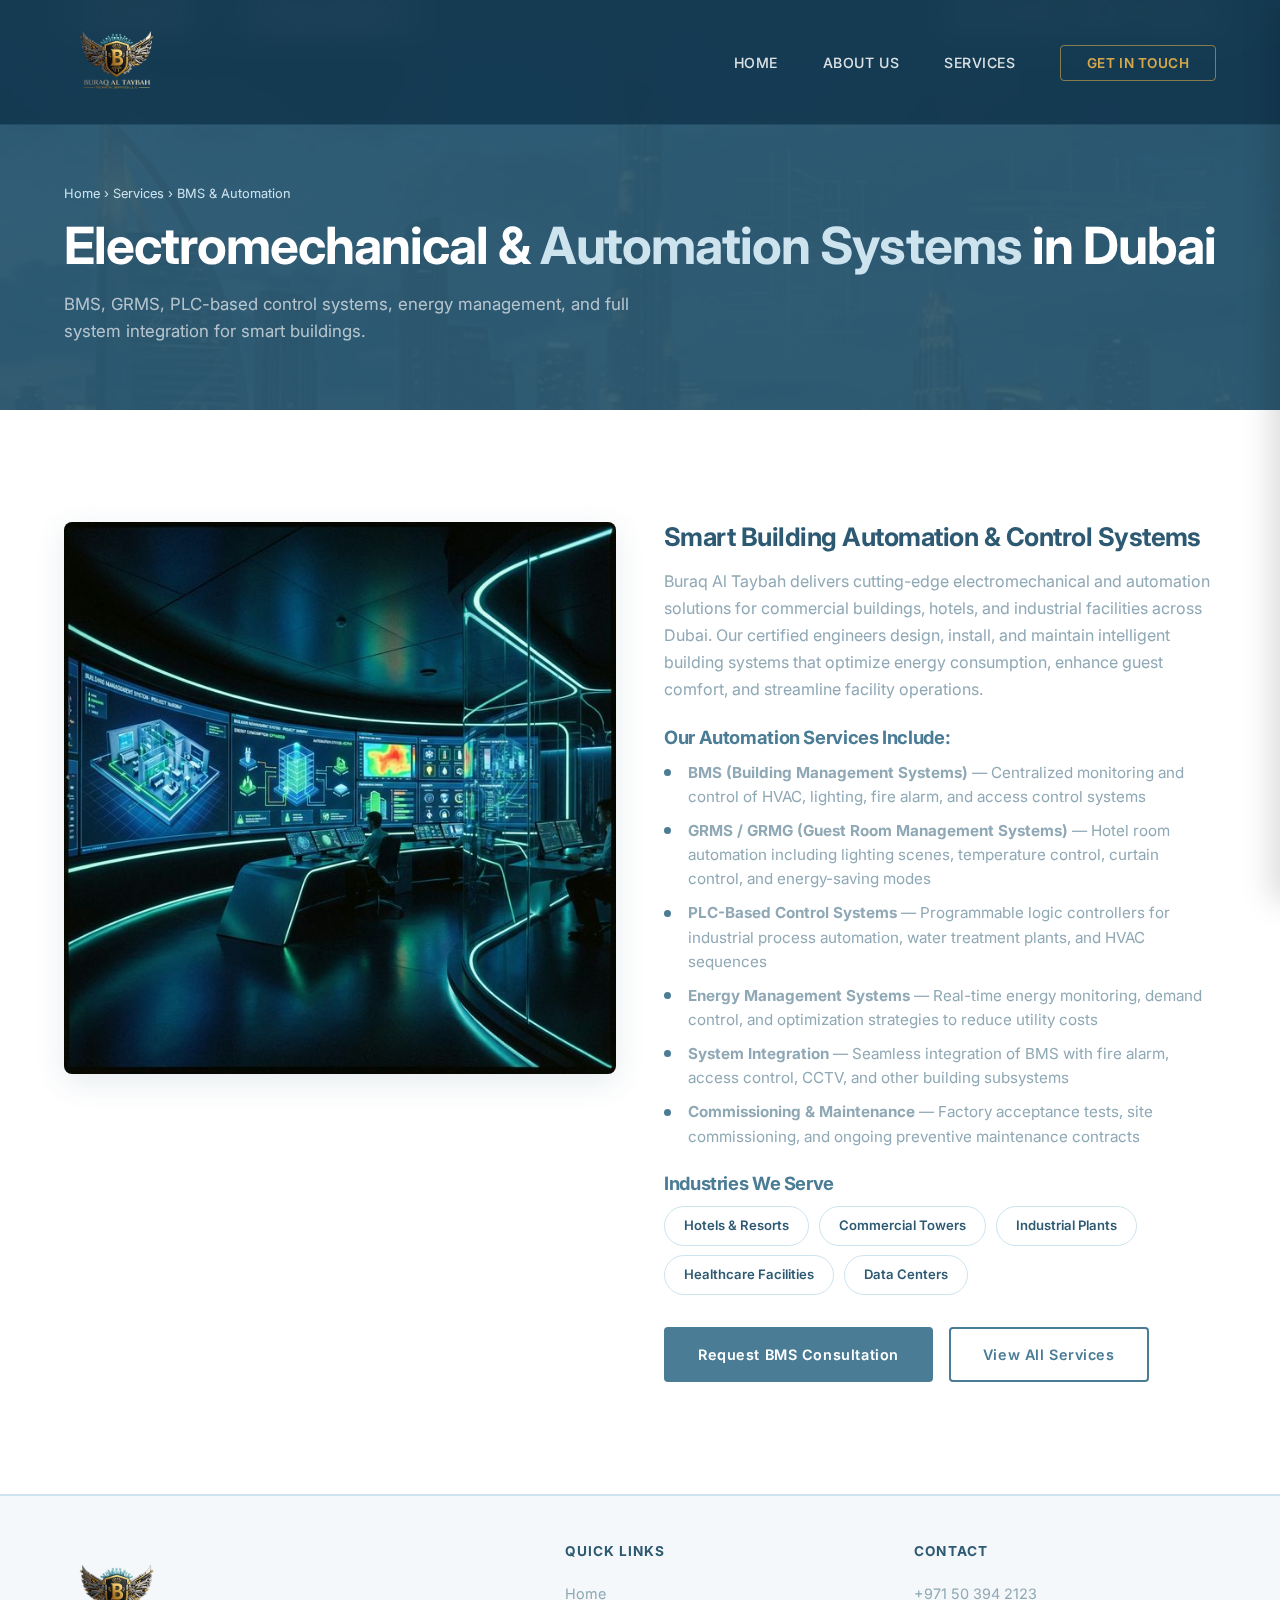
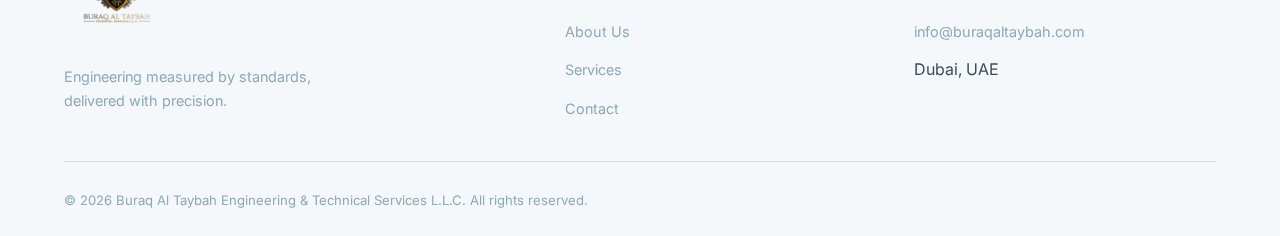
<file: bms-automation-dubai.html>
<!DOCTYPE html>
<html lang="en">

<head>
    <meta charset="UTF-8">
    <meta name="viewport" content="width=device-width, initial-scale=1.0">
    <title>BMS & Automation Contractor Dubai | PLC, GRMS, Electromechanical | Buraq Al Taybah</title>
    <meta name="description"
        content="Expert BMS, GRMS, PLC automation and electromechanical contractor in Dubai. Building Management Systems, hotel room automation, energy management, system integration and commissioning for commercial and hospitality projects in the UAE.">
    <meta name="keywords"
        content="BMS contractor Dubai, building management system UAE, GRMS hotel automation, PLC automation Dubai, electromechanical contractor, energy management system, system integration Dubai, hotel room control system, smart building Dubai, Buraq Al Taybah automation">
    <meta name="author" content="Buraq Al Taybah Engineering & Technical Services L.L.C">
    <meta name="robots" content="index, follow">
    <link rel="canonical" href="https://www.buraqaltaybah.com/bms-automation-dubai.html">
    <link rel="icon" type="image/png" href="assets/logo.png">
    <meta property="og:type" content="website">
    <meta property="og:title" content="BMS & Automation Contractor in Dubai | Buraq Al Taybah">
    <meta property="og:description"
        content="BMS, GRMS, PLC automation systems. Smart building solutions for commercial and hospitality sectors.">
    <meta property="og:url" content="https://www.buraqaltaybah.com/bms-automation-dubai.html">
    <meta property="og:image" content="https://www.buraqaltaybah.com/assets/service_auto.png">
    <meta property="og:site_name" content="Buraq Al Taybah">
    <meta name="theme-color" content="#0b2c4d">
    <link rel="sitemap" type="application/xml" href="/sitemap.xml">
    <link rel="stylesheet" href="assets/style2.css">
    <script type="application/ld+json">
    {
        "@context": "https://schema.org",
        "@type": "Service",
        "serviceType": "BMS & Electromechanical Automation",
        "provider": {
            "@type": "ProfessionalService",
            "name": "Buraq Al Taybah Engineering & Technical Services L.L.C",
            "url": "https://www.buraqaltaybah.com",
            "telephone": "+971503942123"
        },
        "areaServed": { "@type": "City", "name": "Dubai" },
        "description": "BMS, GRMS/GRMG hotel room automation, PLC-based control systems, energy management, and system integration services in Dubai."
    }
    </script>
</head>

<body>
    <div class="top-bar">
        <div class="container top-bar-container">
            <div class="tb-left"><a href="tel:+971503942123" class="tb-link"><svg width="14" height="14"
                        viewBox="0 0 24 24" fill="none" stroke="currentColor" stroke-width="2" stroke-linecap="round"
                        stroke-linejoin="round">
                        <path
                            d="M22 16.92v3a2 2 0 0 1-2.18 2 19.79 19.79 0 0 1-8.63-3.07 19.5 19.5 0 0 1-6-6 19.79 19.79 0 0 1-3.07-8.67A2 2 0 0 1 4.11 2h3a2 2 0 0 1 2 1.72 12.84 12.84 0 0 0 .7 2.81 2 2 0 0 1-.45 2.11L8.09 9.91a16 16 0 0 0 6 6l1.27-1.27a2 2 0 0 1 2.11-.45 12.84 12.84 0 0 0 2.81.7A2 2 0 0 1 22 16.92z" />
                    </svg> +971 50 394 2123</a><span class="tb-divider">|</span><a href="mailto:info@buraqaltaybah.com"
                    class="tb-link"><svg width="14" height="14" viewBox="0 0 24 24" fill="none" stroke="currentColor"
                        stroke-width="2" stroke-linecap="round" stroke-linejoin="round">
                        <path d="M4 4h16c1.1 0 2 .9 2 2v12c0 1.1-.9 2-2 2H4c-1.1 0-2-.9-2-2V6c0-1.1.9-2 2-2z" />
                        <polyline points="22,6 12,13 2,6" />
                    </svg> info@buraqaltaybah.com</a></div>
            <div class="tb-right"><span>Mon–Sat: 8:00 AM – 6:00 PM &nbsp;|&nbsp; Dubai, UAE</span></div>
        </div>
    </div>
    <header class="header" id="site-header">
        <div class="container header-container"><a href="index.html" class="logo"><img src="assets/logo.png"
                    alt="Buraq Al Taybah Logo"></a>
            <nav class="desktop-nav">
                <ul>
                    <li><a href="index.html" class="nav-link">Home</a></li>
                    <li><a href="index.html#about" class="nav-link">About Us</a></li>
                    <li><a href="services.html" class="nav-link">Services</a></li>
                    <li><a href="index.html#contact" class="nav-cta">Get in Touch</a></li>
                </ul>
            </nav><button class="mobile-menu-btn" aria-label="Toggle menu"><svg width="26" height="26"
                    viewBox="0 0 24 24" fill="none" stroke="currentColor" stroke-width="2" stroke-linecap="round"
                    stroke-linejoin="round">
                    <line x1="3" y1="12" x2="21" y2="12" />
                    <line x1="3" y1="6" x2="21" y2="6" />
                    <line x1="3" y1="18" x2="21" y2="18" />
                </svg></button>
        </div>
    </header>

    <!-- MOBILE NAV DRAWER -->
    <div class="mobile-nav-overlay" id="mobile-overlay"></div>
    <nav class="mobile-nav" id="mobile-nav">
        <button class="mobile-nav-close" id="mobile-nav-close" aria-label="Close menu"><svg width="24" height="24" viewBox="0 0 24 24" fill="none" stroke="currentColor" stroke-width="2" stroke-linecap="round" stroke-linejoin="round"><line x1="18" y1="6" x2="6" y2="18"/><line x1="6" y1="6" x2="18" y2="18"/></svg></button>
        <ul class="mobile-nav-links">
            <li><a href="index.html">Home</a></li>
            <li><a href="index.html#about">About Us</a></li>
            <li><a href="services.html">Services</a></li>
            <li><a href="blog/">Blog</a></li>
            <li><a href="index.html#contact" class="mobile-nav-cta">Get in Touch</a></li>
        </ul>
    </nav>


    <section class="page-hero">
        <div class="container">
            <p class="breadcrumb"><a href="index.html">Home</a> &rsaquo; <a href="services.html">Services</a> &rsaquo;
                BMS & Automation</p>
            <h1 style="font-size:clamp(2rem,4vw,3.2rem); color:var(--brand-white); margin-bottom:1rem;">
                Electromechanical & <span style="color:var(--brand-blue-pale);">Automation Systems</span> in Dubai
            </h1>
            <p style="color:rgba(255,255,255,0.65); font-size:1.05rem; max-width:620px;">BMS, GRMS, PLC-based control
                systems, energy management, and full system integration for smart buildings.</p>
        </div>
    </section>

    <section class="section bg-white">
        <div class="container">
            <div class="service-page-grid">
                <div class="sp-image"><img src="assets/service_auto.png"
                        alt="BMS and automation systems installation in Dubai"></div>
                <div class="sp-content">
                    <h2>Smart Building Automation & Control Systems</h2>
                    <p>Buraq Al Taybah delivers cutting-edge electromechanical and automation solutions for commercial
                        buildings, hotels, and industrial facilities across Dubai. Our certified engineers design,
                        install, and maintain intelligent building systems that optimize energy consumption, enhance
                        guest comfort, and streamline facility operations.</p>

                    <h3>Our Automation Services Include:</h3>
                    <ul class="sp-list">
                        <li><strong>BMS (Building Management Systems)</strong> — Centralized monitoring and control of
                            HVAC, lighting, fire alarm, and access control systems</li>
                        <li><strong>GRMS / GRMG (Guest Room Management Systems)</strong> — Hotel room automation
                            including lighting scenes, temperature control, curtain control, and energy-saving modes
                        </li>
                        <li><strong>PLC-Based Control Systems</strong> — Programmable logic controllers for industrial
                            process automation, water treatment plants, and HVAC sequences</li>
                        <li><strong>Energy Management Systems</strong> — Real-time energy monitoring, demand control,
                            and optimization strategies to reduce utility costs</li>
                        <li><strong>System Integration</strong> — Seamless integration of BMS with fire alarm, access
                            control, CCTV, and other building subsystems</li>
                        <li><strong>Commissioning & Maintenance</strong> — Factory acceptance tests, site commissioning,
                            and ongoing preventive maintenance contracts</li>
                    </ul>

                    <h3>Industries We Serve</h3>
                    <div class="sp-tags">
                        <span class="cap-tag">Hotels & Resorts</span>
                        <span class="cap-tag">Commercial Towers</span>
                        <span class="cap-tag">Industrial Plants</span>
                        <span class="cap-tag">Healthcare Facilities</span>
                        <span class="cap-tag">Data Centers</span>
                    </div>

                    <div style="margin-top:2rem; display:flex; gap:1rem; flex-wrap:wrap;">
                        <a href="index.html#contact" class="btn btn-primary">Request BMS Consultation</a>
                        <a href="services.html" class="btn btn-outline">View All Services</a>
                    </div>
                </div>
            </div>
        </div>
    </section>

    <footer class="footer">
        <div class="container">
            <div class="footer-grid">
                <div class="footer-brand"><img src="assets/logo.png" alt="Buraq Al Taybah Logo">
                    <p>Engineering measured by standards, delivered with precision.</p>
                </div>
                <div class="footer-col">
                    <h4>Quick Links</h4>
                    <ul>
                        <li><a href="index.html">Home</a></li>
                        <li><a href="index.html#about">About Us</a></li>
                        <li><a href="services.html">Services</a></li>
                        <li><a href="index.html#contact">Contact</a></li>
                    </ul>
                </div>
                <div class="footer-col">
                    <h4>Contact</h4>
                    <ul>
                        <li><a href="tel:+971503942123">+971 50 394 2123</a></li>
                        <li><a href="mailto:info@buraqaltaybah.com">info@buraqaltaybah.com</a></li>
                        <li>Dubai, UAE</li>
                    </ul>
                </div>
            </div>
            <div class="footer-bottom">
                <p>&copy; 2026 Buraq Al Taybah Engineering & Technical Services L.L.C. All rights reserved.</p>
            </div>
        </div>
    </footer>
    <script>const header = document.getElementById('site-header'); window.addEventListener('scroll', () => { header.classList.toggle('scrolled', window.scrollY > 40); });</script>
</body>

</html>
</file>
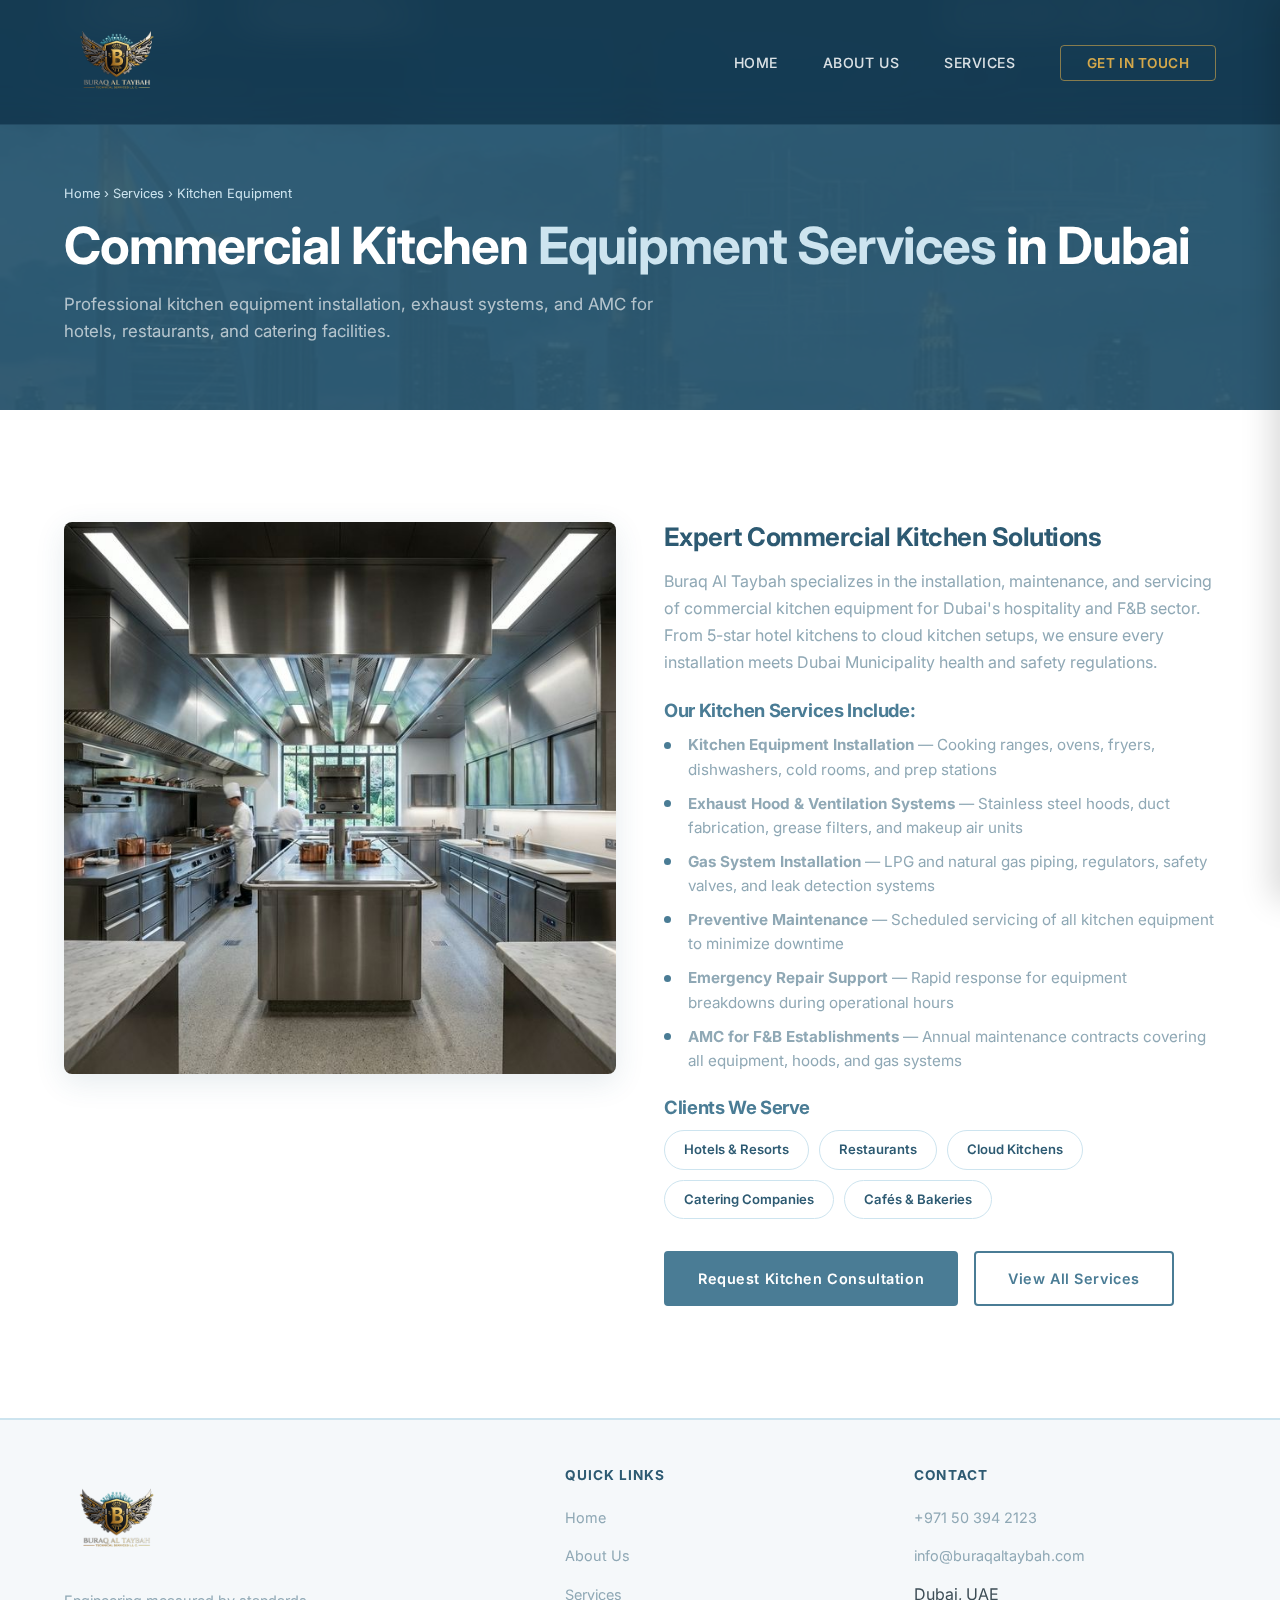
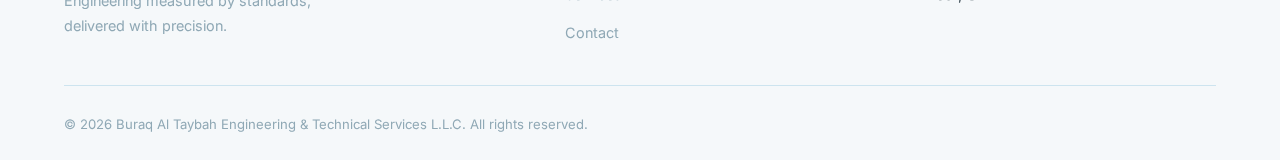
<file: commercial-kitchen-equipment-dubai.html>
<!DOCTYPE html>
<html lang="en">

<head>
    <meta charset="UTF-8">
    <meta name="viewport" content="width=device-width, initial-scale=1.0">
    <title>Commercial Kitchen Equipment Services Dubai | Installation & AMC | Buraq Al Taybah</title>
    <meta name="description"
        content="Commercial kitchen equipment installation, exhaust hood systems, gas systems, preventive maintenance and AMC for hotels, restaurants, and catering facilities in Dubai, UAE. Professional kitchen contractor.">
    <meta name="keywords"
        content="commercial kitchen equipment Dubai, kitchen hood installation, exhaust system Dubai, gas system installation, restaurant kitchen contractor, hotel kitchen maintenance, kitchen AMC Dubai, commercial kitchen maintenance, kitchen equipment installation UAE, Buraq Al Taybah kitchen">
    <meta name="author" content="Buraq Al Taybah Engineering & Technical Services L.L.C">
    <meta name="robots" content="index, follow">
    <link rel="canonical" href="https://www.buraqaltaybah.com/commercial-kitchen-equipment-dubai.html">
    <link rel="icon" type="image/png" href="assets/logo.png">
    <meta property="og:type" content="website">
    <meta property="og:title" content="Commercial Kitchen Equipment Services Dubai | Buraq Al Taybah">
    <meta property="og:description"
        content="Kitchen equipment installation, exhaust hoods, gas systems & AMC for restaurants, hotels, and catering.">
    <meta property="og:url" content="https://www.buraqaltaybah.com/commercial-kitchen-equipment-dubai.html">
    <meta property="og:image" content="https://www.buraqaltaybah.com/assets/service_kitchen.png">
    <meta property="og:site_name" content="Buraq Al Taybah">
    <meta name="theme-color" content="#0b2c4d">
    <link rel="sitemap" type="application/xml" href="/sitemap.xml">
    <link rel="stylesheet" href="assets/style2.css">
    <script type="application/ld+json">
    { "@context": "https://schema.org", "@type": "Service", "serviceType": "Commercial Kitchen Equipment Services", "provider": { "@type": "ProfessionalService", "name": "Buraq Al Taybah Engineering & Technical Services L.L.C", "url": "https://www.buraqaltaybah.com", "telephone": "+971503942123" }, "areaServed": { "@type": "City", "name": "Dubai" }, "description": "Installation of commercial kitchen equipment, exhaust & hood systems, gas systems, preventive maintenance and AMC for hotels, restaurants, and catering." }
    </script>
</head>

<body>
    <div class="top-bar">
        <div class="container top-bar-container">
            <div class="tb-left"><a href="tel:+971503942123" class="tb-link"><svg width="14" height="14"
                        viewBox="0 0 24 24" fill="none" stroke="currentColor" stroke-width="2" stroke-linecap="round"
                        stroke-linejoin="round">
                        <path
                            d="M22 16.92v3a2 2 0 0 1-2.18 2 19.79 19.79 0 0 1-8.63-3.07 19.5 19.5 0 0 1-6-6 19.79 19.79 0 0 1-3.07-8.67A2 2 0 0 1 4.11 2h3a2 2 0 0 1 2 1.72 12.84 12.84 0 0 0 .7 2.81 2 2 0 0 1-.45 2.11L8.09 9.91a16 16 0 0 0 6 6l1.27-1.27a2 2 0 0 1 2.11-.45 12.84 12.84 0 0 0 2.81.7A2 2 0 0 1 22 16.92z" />
                    </svg> +971 50 394 2123</a><span class="tb-divider">|</span><a href="mailto:info@buraqaltaybah.com"
                    class="tb-link"><svg width="14" height="14" viewBox="0 0 24 24" fill="none" stroke="currentColor"
                        stroke-width="2" stroke-linecap="round" stroke-linejoin="round">
                        <path d="M4 4h16c1.1 0 2 .9 2 2v12c0 1.1-.9 2-2 2H4c-1.1 0-2-.9-2-2V6c0-1.1.9-2 2-2z" />
                        <polyline points="22,6 12,13 2,6" />
                    </svg> info@buraqaltaybah.com</a></div>
            <div class="tb-right"><span>Mon–Sat: 8:00 AM – 6:00 PM &nbsp;|&nbsp; Dubai, UAE</span></div>
        </div>
    </div>
    <header class="header" id="site-header">
        <div class="container header-container"><a href="index.html" class="logo"><img src="assets/logo.png"
                    alt="Buraq Al Taybah Logo"></a>
            <nav class="desktop-nav">
                <ul>
                    <li><a href="index.html" class="nav-link">Home</a></li>
                    <li><a href="index.html#about" class="nav-link">About Us</a></li>
                    <li><a href="services.html" class="nav-link">Services</a></li>
                    <li><a href="index.html#contact" class="nav-cta">Get in Touch</a></li>
                </ul>
            </nav><button class="mobile-menu-btn" aria-label="Toggle menu"><svg width="26" height="26"
                    viewBox="0 0 24 24" fill="none" stroke="currentColor" stroke-width="2" stroke-linecap="round"
                    stroke-linejoin="round">
                    <line x1="3" y1="12" x2="21" y2="12" />
                    <line x1="3" y1="6" x2="21" y2="6" />
                    <line x1="3" y1="18" x2="21" y2="18" />
                </svg></button>
        </div>
    </header>

    <!-- MOBILE NAV DRAWER -->
    <div class="mobile-nav-overlay" id="mobile-overlay"></div>
    <nav class="mobile-nav" id="mobile-nav">
        <button class="mobile-nav-close" id="mobile-nav-close" aria-label="Close menu"><svg width="24" height="24" viewBox="0 0 24 24" fill="none" stroke="currentColor" stroke-width="2" stroke-linecap="round" stroke-linejoin="round"><line x1="18" y1="6" x2="6" y2="18"/><line x1="6" y1="6" x2="18" y2="18"/></svg></button>
        <ul class="mobile-nav-links">
            <li><a href="index.html">Home</a></li>
            <li><a href="index.html#about">About Us</a></li>
            <li><a href="services.html">Services</a></li>
            <li><a href="blog/">Blog</a></li>
            <li><a href="index.html#contact" class="mobile-nav-cta">Get in Touch</a></li>
        </ul>
    </nav>


    <section class="page-hero">
        <div class="container">
            <p class="breadcrumb"><a href="index.html">Home</a> &rsaquo; <a href="services.html">Services</a> &rsaquo;
                Kitchen Equipment</p>
            <h1 style="font-size:clamp(2rem,4vw,3.2rem); color:var(--brand-white); margin-bottom:1rem;">
                Commercial Kitchen <span style="color:var(--brand-blue-pale);">Equipment Services</span> in Dubai
            </h1>
            <p style="color:rgba(255,255,255,0.65); font-size:1.05rem; max-width:620px;">Professional kitchen equipment
                installation, exhaust systems, and AMC for hotels, restaurants, and catering facilities.</p>
        </div>
    </section>

    <section class="section bg-white">
        <div class="container">
            <div class="service-page-grid">
                <div class="sp-image"><img src="assets/service_kitchen.png"
                        alt="Commercial kitchen equipment installation in Dubai"></div>
                <div class="sp-content">
                    <h2>Expert Commercial Kitchen Solutions</h2>
                    <p>Buraq Al Taybah specializes in the installation, maintenance, and servicing of commercial kitchen
                        equipment for Dubai's hospitality and F&B sector. From 5-star hotel kitchens to cloud kitchen
                        setups, we ensure every installation meets Dubai Municipality health and safety regulations.</p>

                    <h3>Our Kitchen Services Include:</h3>
                    <ul class="sp-list">
                        <li><strong>Kitchen Equipment Installation</strong> — Cooking ranges, ovens, fryers,
                            dishwashers, cold rooms, and prep stations</li>
                        <li><strong>Exhaust Hood & Ventilation Systems</strong> — Stainless steel hoods, duct
                            fabrication, grease filters, and makeup air units</li>
                        <li><strong>Gas System Installation</strong> — LPG and natural gas piping, regulators, safety
                            valves, and leak detection systems</li>
                        <li><strong>Preventive Maintenance</strong> — Scheduled servicing of all kitchen equipment to
                            minimize downtime</li>
                        <li><strong>Emergency Repair Support</strong> — Rapid response for equipment breakdowns during
                            operational hours</li>
                        <li><strong>AMC for F&B Establishments</strong> — Annual maintenance contracts covering all
                            equipment, hoods, and gas systems</li>
                    </ul>

                    <h3>Clients We Serve</h3>
                    <div class="sp-tags">
                        <span class="cap-tag">Hotels & Resorts</span>
                        <span class="cap-tag">Restaurants</span>
                        <span class="cap-tag">Cloud Kitchens</span>
                        <span class="cap-tag">Catering Companies</span>
                        <span class="cap-tag">Cafés & Bakeries</span>
                    </div>

                    <div style="margin-top:2rem; display:flex; gap:1rem; flex-wrap:wrap;">
                        <a href="index.html#contact" class="btn btn-primary">Request Kitchen Consultation</a>
                        <a href="services.html" class="btn btn-outline">View All Services</a>
                    </div>
                </div>
            </div>
        </div>
    </section>

    <footer class="footer">
        <div class="container">
            <div class="footer-grid">
                <div class="footer-brand"><img src="assets/logo.png" alt="Buraq Al Taybah Logo">
                    <p>Engineering measured by standards, delivered with precision.</p>
                </div>
                <div class="footer-col">
                    <h4>Quick Links</h4>
                    <ul>
                        <li><a href="index.html">Home</a></li>
                        <li><a href="index.html#about">About Us</a></li>
                        <li><a href="services.html">Services</a></li>
                        <li><a href="index.html#contact">Contact</a></li>
                    </ul>
                </div>
                <div class="footer-col">
                    <h4>Contact</h4>
                    <ul>
                        <li><a href="tel:+971503942123">+971 50 394 2123</a></li>
                        <li><a href="mailto:info@buraqaltaybah.com">info@buraqaltaybah.com</a></li>
                        <li>Dubai, UAE</li>
                    </ul>
                </div>
            </div>
            <div class="footer-bottom">
                <p>&copy; 2026 Buraq Al Taybah Engineering & Technical Services L.L.C. All rights reserved.</p>
            </div>
        </div>
    </footer>
    <script>const header = document.getElementById('site-header'); window.addEventListener('scroll', () => { header.classList.toggle('scrolled', window.scrollY > 40); });</script>
</body>

</html>
</file>
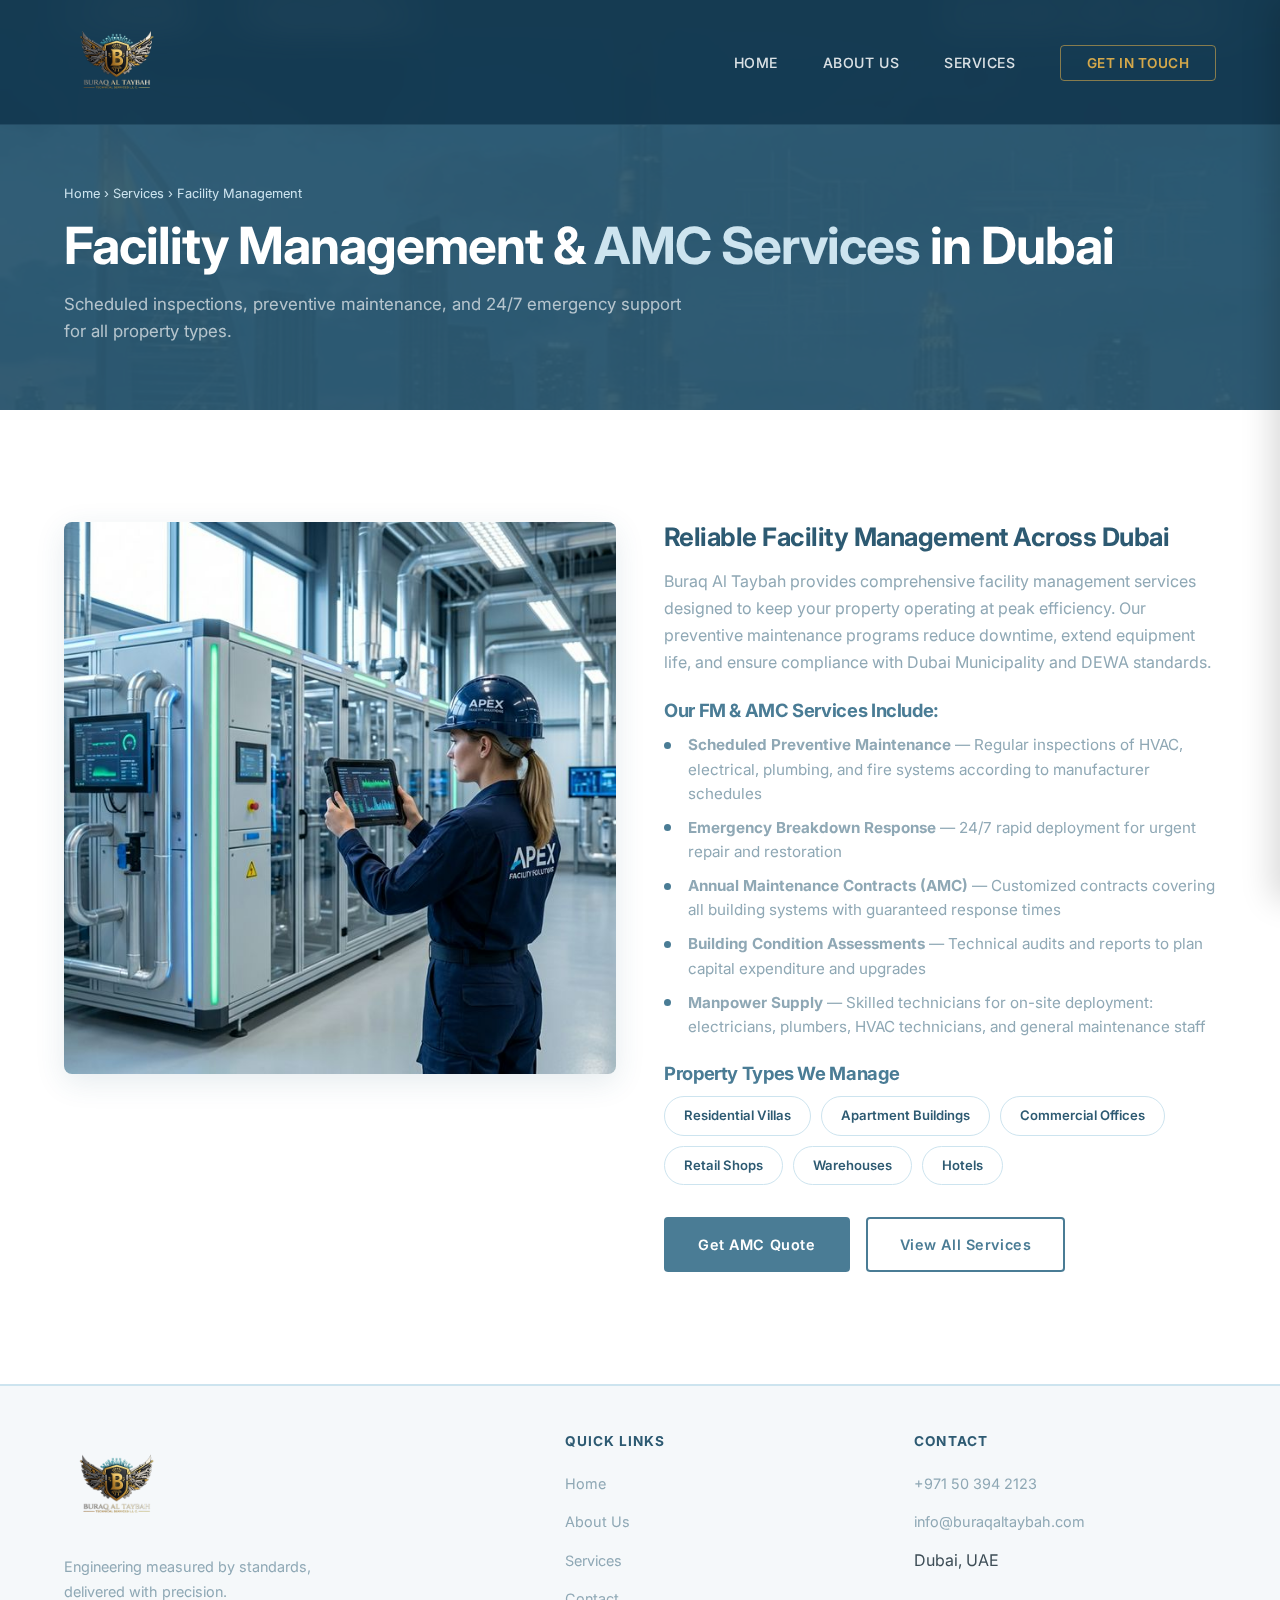
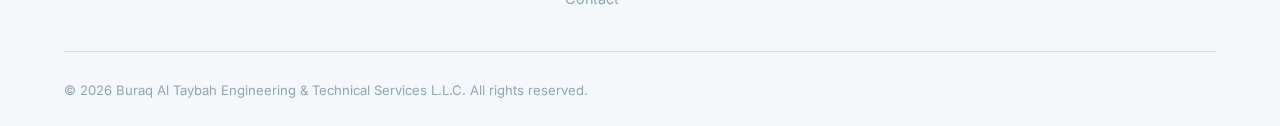
<file: facility-management-dubai.html>
<!DOCTYPE html>
<html lang="en">

<head>
    <meta charset="UTF-8">
    <meta name="viewport" content="width=device-width, initial-scale=1.0">
    <title>Facility Management Company Dubai | AMC Maintenance | Buraq Al Taybah</title>
    <meta name="description"
        content="Professional facility management company in Dubai offering scheduled inspections, preventive maintenance, emergency breakdown response, and annual maintenance contracts (AMC) for villas, buildings, and commercial properties across the UAE.">
    <meta name="keywords"
        content="facility management Dubai, AMC maintenance contract Dubai, preventive maintenance UAE, building maintenance Dubai, emergency breakdown response, property maintenance, villa maintenance Dubai, commercial property management, annual maintenance contract, Buraq Al Taybah FM">
    <meta name="author" content="Buraq Al Taybah Engineering & Technical Services L.L.C">
    <meta name="robots" content="index, follow">
    <link rel="canonical" href="https://www.buraqaltaybah.com/facility-management-dubai.html">
    <link rel="icon" type="image/png" href="assets/logo.png">
    <meta property="og:type" content="website">
    <meta property="og:title" content="Facility Management & AMC in Dubai | Buraq Al Taybah">
    <meta property="og:description"
        content="AMC maintenance contracts, scheduled inspections, and 24/7 emergency breakdown response for all property types.">
    <meta property="og:url" content="https://www.buraqaltaybah.com/facility-management-dubai.html">
    <meta property="og:image" content="https://www.buraqaltaybah.com/assets/service_fm.png">
    <meta property="og:site_name" content="Buraq Al Taybah">
    <meta name="theme-color" content="#0b2c4d">
    <link rel="sitemap" type="application/xml" href="/sitemap.xml">
    <link rel="stylesheet" href="assets/style2.css">
    <script type="application/ld+json">
    { "@context": "https://schema.org", "@type": "Service", "serviceType": "Facility Management & AMC", "provider": { "@type": "ProfessionalService", "name": "Buraq Al Taybah Engineering & Technical Services L.L.C", "url": "https://www.buraqaltaybah.com", "telephone": "+971503942123" }, "areaServed": { "@type": "City", "name": "Dubai" }, "description": "Scheduled inspections, preventive maintenance, emergency breakdown response and annual maintenance contracts for villas, buildings, and commercial properties." }
    </script>
</head>

<body>
    <div class="top-bar">
        <div class="container top-bar-container">
            <div class="tb-left"><a href="tel:+971503942123" class="tb-link"><svg width="14" height="14"
                        viewBox="0 0 24 24" fill="none" stroke="currentColor" stroke-width="2" stroke-linecap="round"
                        stroke-linejoin="round">
                        <path
                            d="M22 16.92v3a2 2 0 0 1-2.18 2 19.79 19.79 0 0 1-8.63-3.07 19.5 19.5 0 0 1-6-6 19.79 19.79 0 0 1-3.07-8.67A2 2 0 0 1 4.11 2h3a2 2 0 0 1 2 1.72 12.84 12.84 0 0 0 .7 2.81 2 2 0 0 1-.45 2.11L8.09 9.91a16 16 0 0 0 6 6l1.27-1.27a2 2 0 0 1 2.11-.45 12.84 12.84 0 0 0 2.81.7A2 2 0 0 1 22 16.92z" />
                    </svg> +971 50 394 2123</a><span class="tb-divider">|</span><a href="mailto:info@buraqaltaybah.com"
                    class="tb-link"><svg width="14" height="14" viewBox="0 0 24 24" fill="none" stroke="currentColor"
                        stroke-width="2" stroke-linecap="round" stroke-linejoin="round">
                        <path d="M4 4h16c1.1 0 2 .9 2 2v12c0 1.1-.9 2-2 2H4c-1.1 0-2-.9-2-2V6c0-1.1.9-2 2-2z" />
                        <polyline points="22,6 12,13 2,6" />
                    </svg> info@buraqaltaybah.com</a></div>
            <div class="tb-right"><span>Mon–Sat: 8:00 AM – 6:00 PM &nbsp;|&nbsp; Dubai, UAE</span></div>
        </div>
    </div>
    <header class="header" id="site-header">
        <div class="container header-container"><a href="index.html" class="logo"><img src="assets/logo.png"
                    alt="Buraq Al Taybah Logo"></a>
            <nav class="desktop-nav">
                <ul>
                    <li><a href="index.html" class="nav-link">Home</a></li>
                    <li><a href="index.html#about" class="nav-link">About Us</a></li>
                    <li><a href="services.html" class="nav-link">Services</a></li>
                    <li><a href="index.html#contact" class="nav-cta">Get in Touch</a></li>
                </ul>
            </nav><button class="mobile-menu-btn" aria-label="Toggle menu"><svg width="26" height="26"
                    viewBox="0 0 24 24" fill="none" stroke="currentColor" stroke-width="2" stroke-linecap="round"
                    stroke-linejoin="round">
                    <line x1="3" y1="12" x2="21" y2="12" />
                    <line x1="3" y1="6" x2="21" y2="6" />
                    <line x1="3" y1="18" x2="21" y2="18" />
                </svg></button>
        </div>
    </header>

    <!-- MOBILE NAV DRAWER -->
    <div class="mobile-nav-overlay" id="mobile-overlay"></div>
    <nav class="mobile-nav" id="mobile-nav">
        <button class="mobile-nav-close" id="mobile-nav-close" aria-label="Close menu"><svg width="24" height="24" viewBox="0 0 24 24" fill="none" stroke="currentColor" stroke-width="2" stroke-linecap="round" stroke-linejoin="round"><line x1="18" y1="6" x2="6" y2="18"/><line x1="6" y1="6" x2="18" y2="18"/></svg></button>
        <ul class="mobile-nav-links">
            <li><a href="index.html">Home</a></li>
            <li><a href="index.html#about">About Us</a></li>
            <li><a href="services.html">Services</a></li>
            <li><a href="blog/">Blog</a></li>
            <li><a href="index.html#contact" class="mobile-nav-cta">Get in Touch</a></li>
        </ul>
    </nav>


    <section class="page-hero">
        <div class="container">
            <p class="breadcrumb"><a href="index.html">Home</a> &rsaquo; <a href="services.html">Services</a> &rsaquo;
                Facility Management</p>
            <h1 style="font-size:clamp(2rem,4vw,3.2rem); color:var(--brand-white); margin-bottom:1rem;">
                Facility Management & <span style="color:var(--brand-blue-pale);">AMC Services</span> in Dubai
            </h1>
            <p style="color:rgba(255,255,255,0.65); font-size:1.05rem; max-width:620px;">Scheduled inspections,
                preventive maintenance, and 24/7 emergency support for all property types.</p>
        </div>
    </section>

    <section class="section bg-white">
        <div class="container">
            <div class="service-page-grid">
                <div class="sp-image"><img src="assets/service_fm.png"
                        alt="Facility management and maintenance services in Dubai"></div>
                <div class="sp-content">
                    <h2>Reliable Facility Management Across Dubai</h2>
                    <p>Buraq Al Taybah provides comprehensive facility management services designed to keep your
                        property operating at peak efficiency. Our preventive maintenance programs reduce downtime,
                        extend equipment life, and ensure compliance with Dubai Municipality and DEWA standards.</p>

                    <h3>Our FM & AMC Services Include:</h3>
                    <ul class="sp-list">
                        <li><strong>Scheduled Preventive Maintenance</strong> — Regular inspections of HVAC, electrical,
                            plumbing, and fire systems according to manufacturer schedules</li>
                        <li><strong>Emergency Breakdown Response</strong> — 24/7 rapid deployment for urgent repair and
                            restoration</li>
                        <li><strong>Annual Maintenance Contracts (AMC)</strong> — Customized contracts covering all
                            building systems with guaranteed response times</li>
                        <li><strong>Building Condition Assessments</strong> — Technical audits and reports to plan
                            capital expenditure and upgrades</li>
                        <li><strong>Manpower Supply</strong> — Skilled technicians for on-site deployment: electricians,
                            plumbers, HVAC technicians, and general maintenance staff</li>
                    </ul>

                    <h3>Property Types We Manage</h3>
                    <div class="sp-tags">
                        <span class="cap-tag">Residential Villas</span>
                        <span class="cap-tag">Apartment Buildings</span>
                        <span class="cap-tag">Commercial Offices</span>
                        <span class="cap-tag">Retail Shops</span>
                        <span class="cap-tag">Warehouses</span>
                        <span class="cap-tag">Hotels</span>
                    </div>

                    <div style="margin-top:2rem; display:flex; gap:1rem; flex-wrap:wrap;">
                        <a href="index.html#contact" class="btn btn-primary">Get AMC Quote</a>
                        <a href="services.html" class="btn btn-outline">View All Services</a>
                    </div>
                </div>
            </div>
        </div>
    </section>

    <footer class="footer">
        <div class="container">
            <div class="footer-grid">
                <div class="footer-brand"><img src="assets/logo.png" alt="Buraq Al Taybah Logo">
                    <p>Engineering measured by standards, delivered with precision.</p>
                </div>
                <div class="footer-col">
                    <h4>Quick Links</h4>
                    <ul>
                        <li><a href="index.html">Home</a></li>
                        <li><a href="index.html#about">About Us</a></li>
                        <li><a href="services.html">Services</a></li>
                        <li><a href="index.html#contact">Contact</a></li>
                    </ul>
                </div>
                <div class="footer-col">
                    <h4>Contact</h4>
                    <ul>
                        <li><a href="tel:+971503942123">+971 50 394 2123</a></li>
                        <li><a href="mailto:info@buraqaltaybah.com">info@buraqaltaybah.com</a></li>
                        <li>Dubai, UAE</li>
                    </ul>
                </div>
            </div>
            <div class="footer-bottom">
                <p>&copy; 2026 Buraq Al Taybah Engineering & Technical Services L.L.C. All rights reserved.</p>
            </div>
        </div>
    </footer>
    <script>const header = document.getElementById('site-header'); window.addEventListener('scroll', () => { header.classList.toggle('scrolled', window.scrollY > 40); });</script>
</body>

</html>
</file>
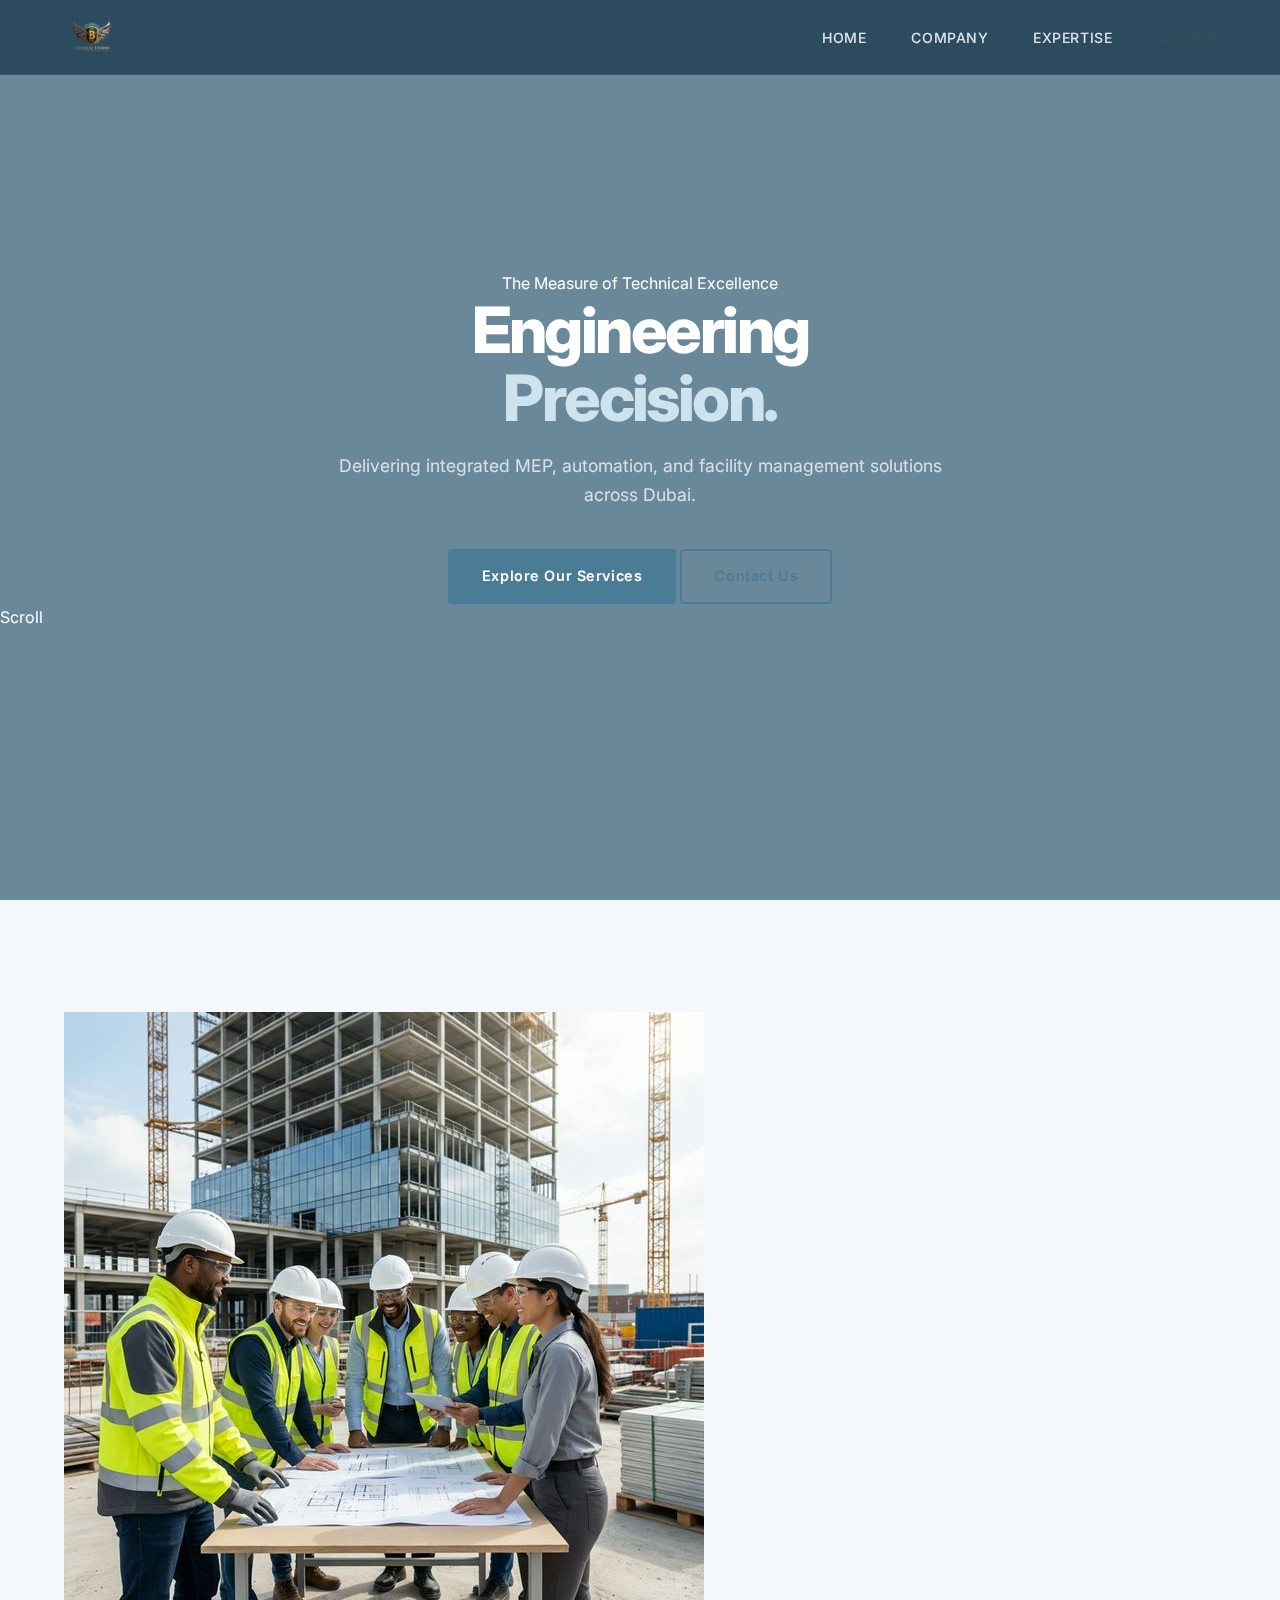
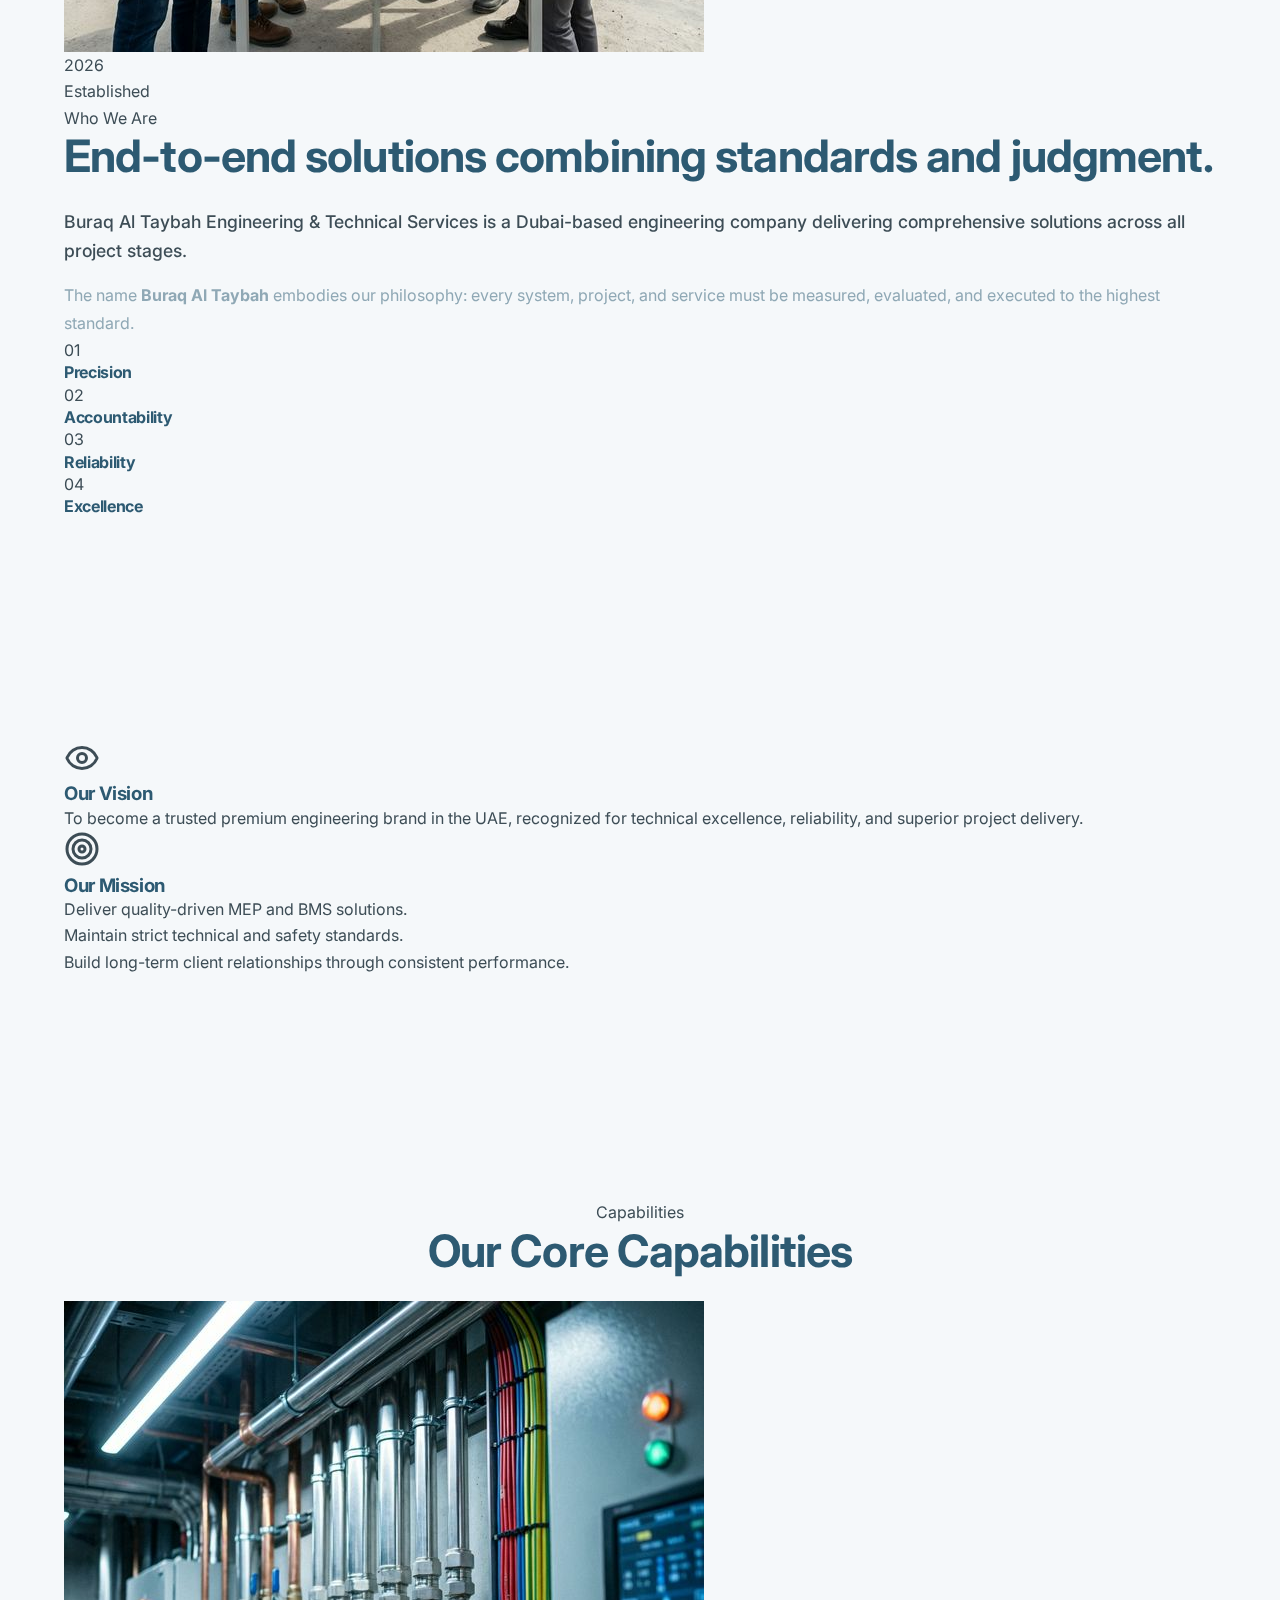
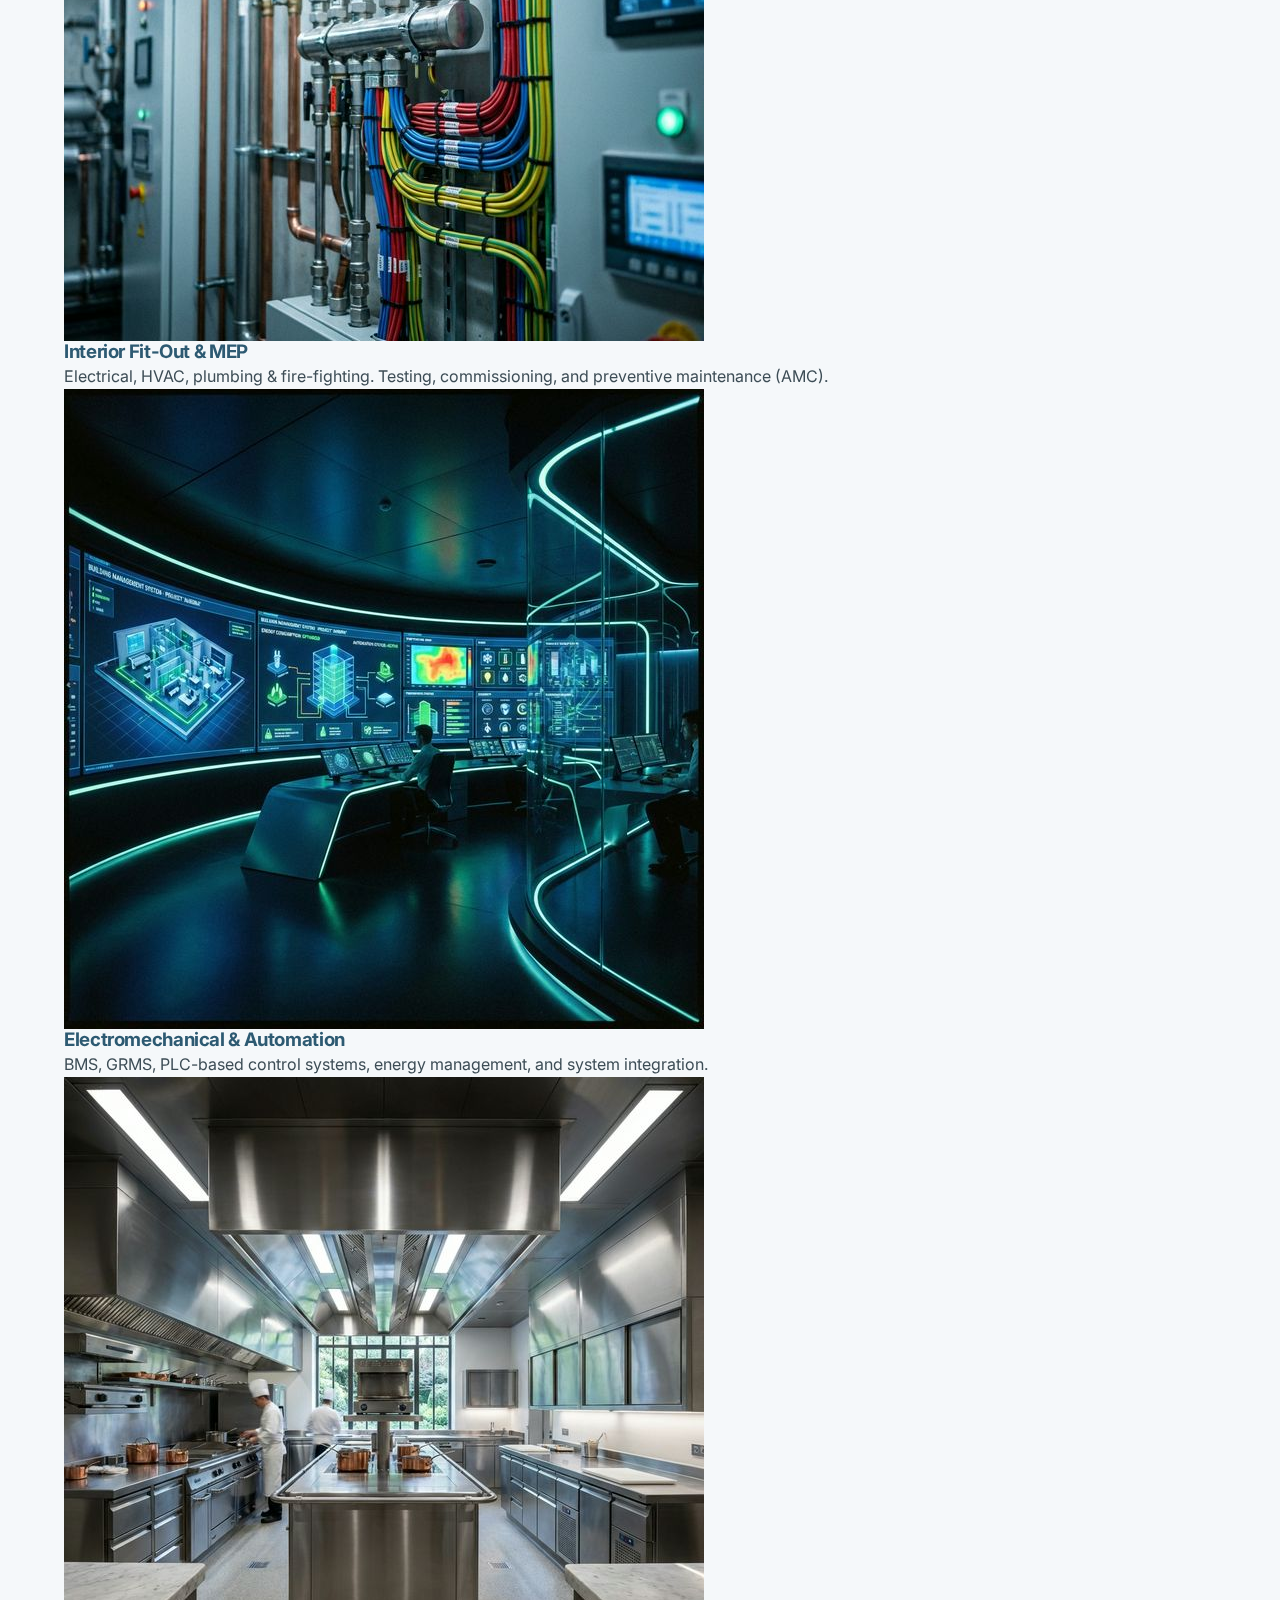
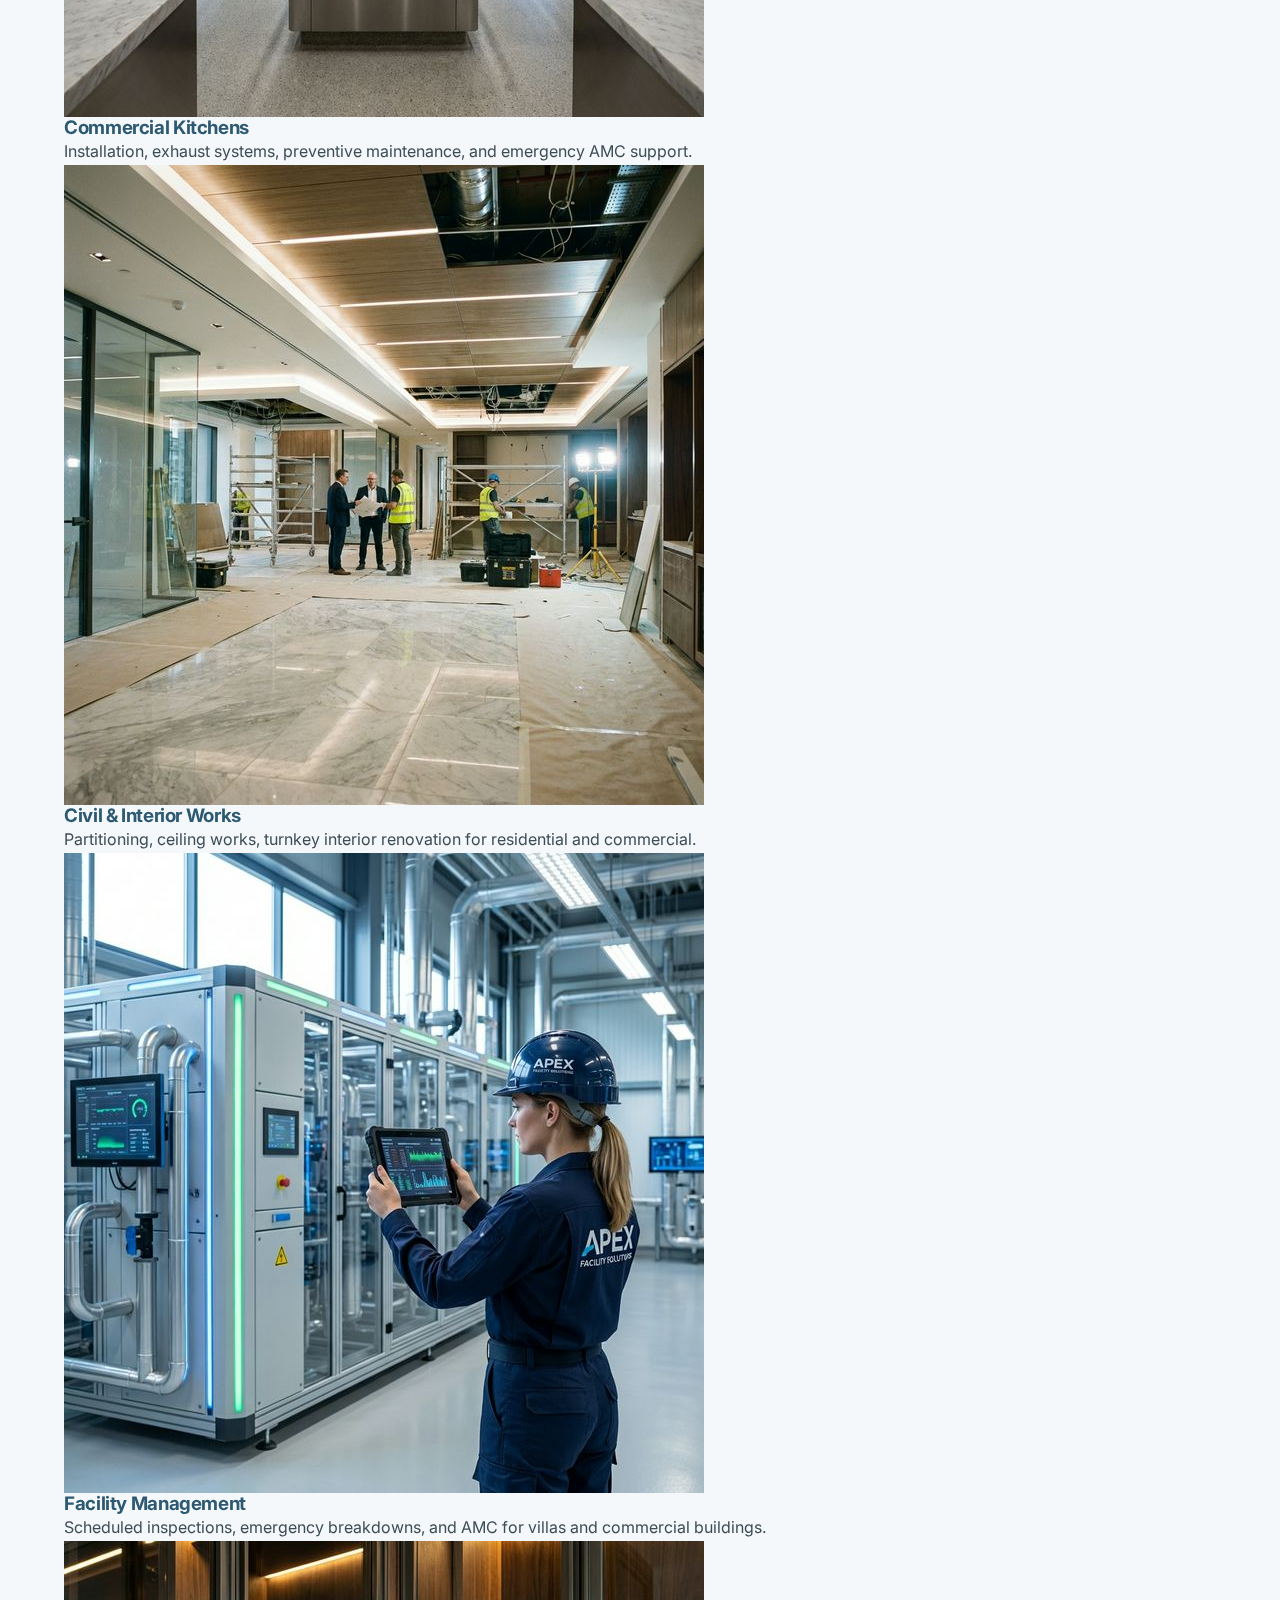
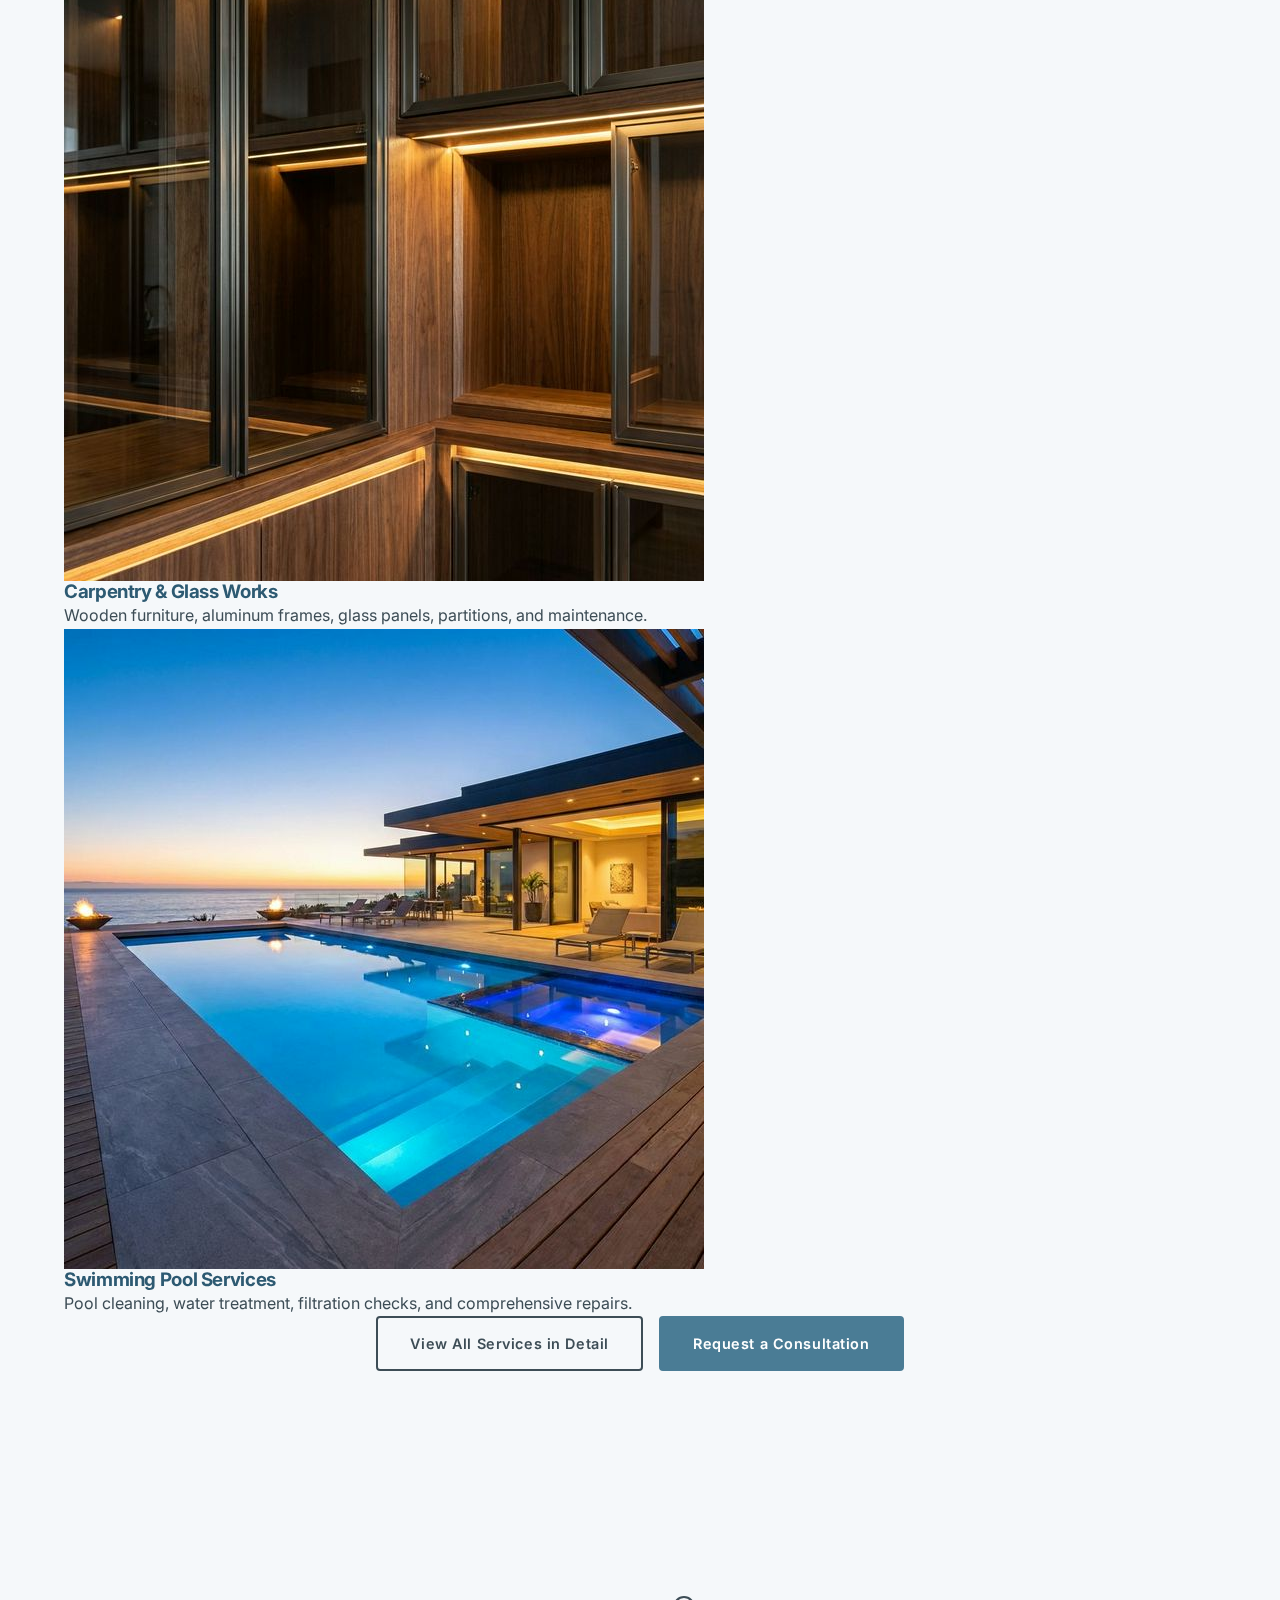
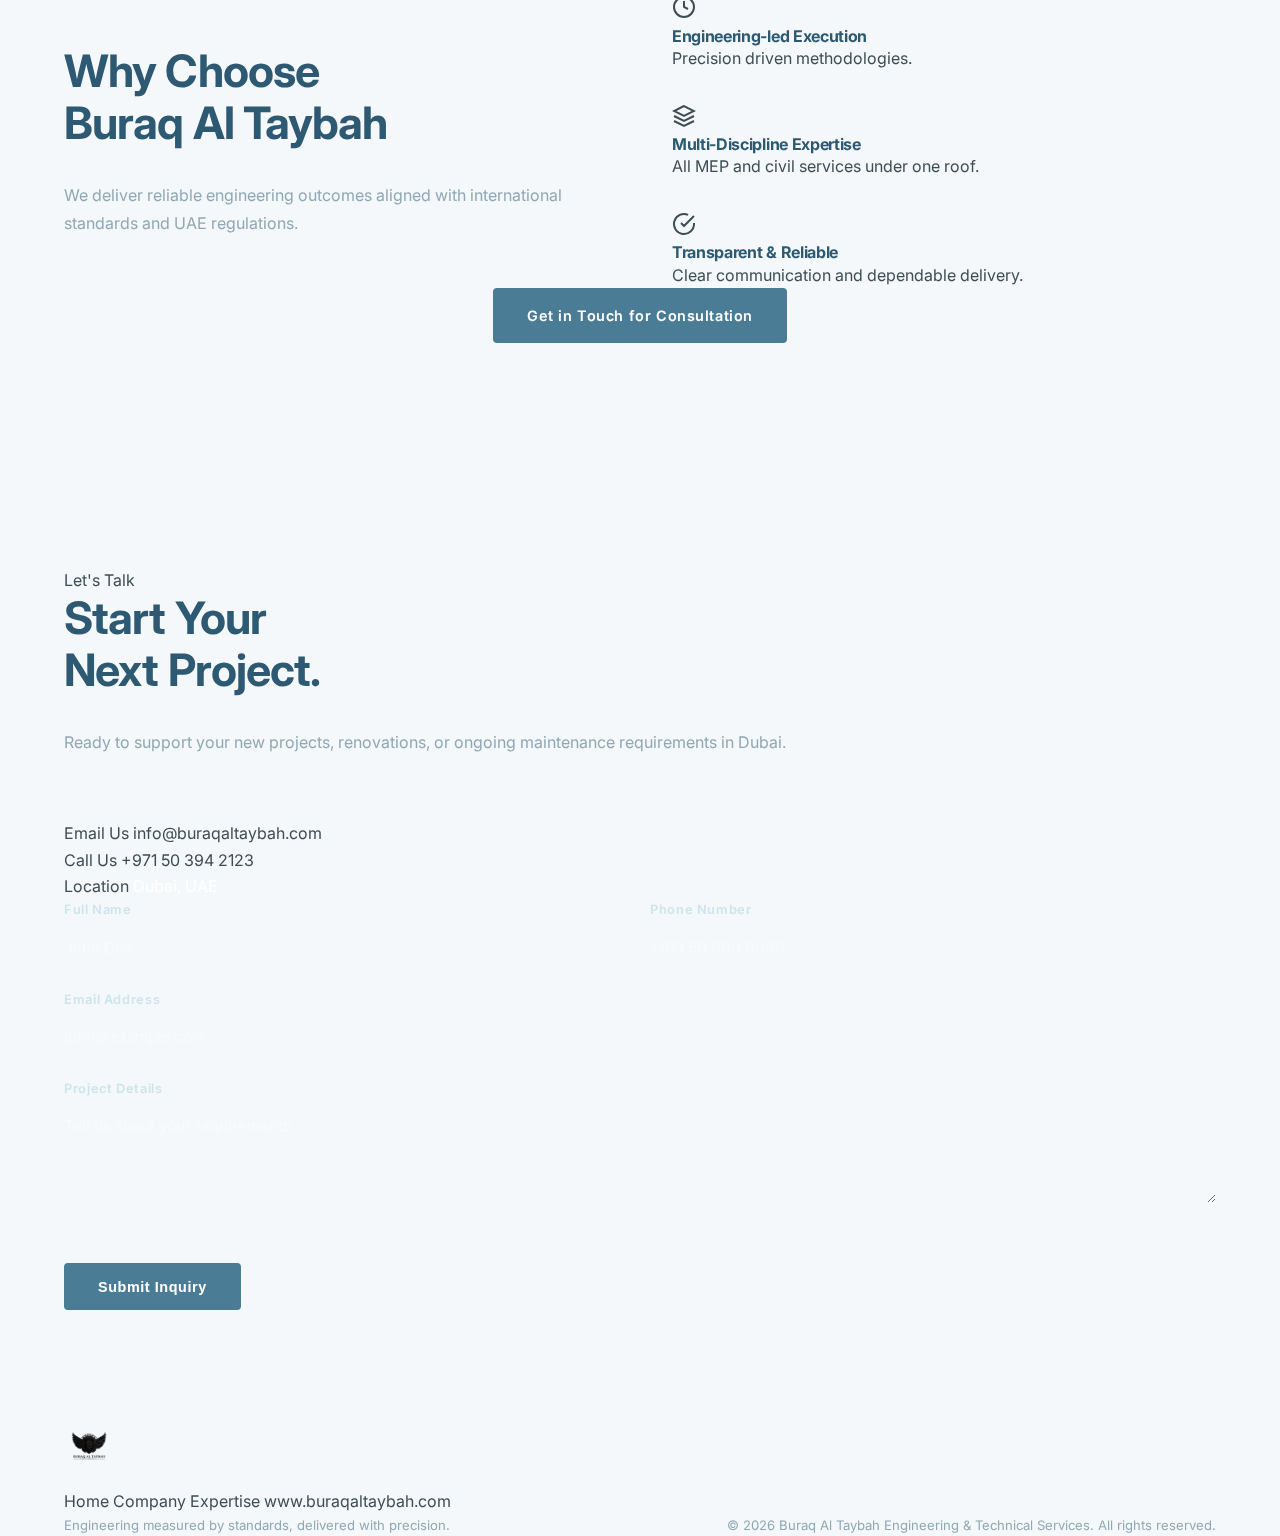
<file: index2.html>
<!DOCTYPE html>
<html lang="en">

<head>
    <meta charset="UTF-8">
    <meta name="viewport" content="width=device-width, initial-scale=1.0">
    <title>Buraq Al Taybah | Modern Engineering Solutions</title>
    <meta name="description"
        content="Delivering integrated MEP, electromechanical, automation, fit-out, and facility management solutions across residential, commercial, hospitality, and industrial sectors in Dubai.">

    <!-- Google Fonts: Inter for an ultra-modern, clean text look -->
    <link rel="preconnect" href="https://fonts.googleapis.com">
    <link rel="preconnect" href="https://fonts.gstatic.com" crossorigin>
    <link href="https://fonts.googleapis.com/css2?family=Inter:wght@300;400;500;600;700;800;900&display=swap"
        rel="stylesheet">

    <link rel="stylesheet" href="assets/style2.css">
</head>

<body>
    <!-- Floating Navbar -->
    <header class="header">
        <div class="container header-container" style="align-items: center;">
            <div class="logo">
                <img src="assets/logo.png" alt="Buraq Al Taybah Logo"
                    style="height: 55px; width: auto; max-width: 250px; object-fit: contain;">
            </div>
            <nav class="desktop-nav">
                <ul>
                    <li><a href="#home" class="nav-link">Home</a></li>
                    <li><a href="#about" class="nav-link">Company</a></li>
                    <li><a href="#services" class="nav-link">Expertise</a></li>
                    <li><a href="#contact" class="nav-btn">Contact</a></li>
                </ul>
            </nav>
            <button class="mobile-menu-btn" aria-label="Toggle menu">
                <svg width="24" height="24" viewBox="0 0 24 24" fill="none" stroke="currentColor" stroke-width="2"
                    stroke-linecap="round" stroke-linejoin="round">
                    <line x1="3" y1="12" x2="21" y2="12"></line>
                    <line x1="3" y1="6" x2="21" y2="6"></line>
                    <line x1="3" y1="18" x2="21" y2="18"></line>
                </svg>
            </button>
        </div>
    </header>

    <!-- Cinematic Hero Section -->
    <section id="home" class="hero">
        <div class="hero-bg"></div>
        <div class="hero-overlay"></div>
        <div class="container hero-content">
            <div class="hero-text-box">
                <div class="badge">The Measure of Technical Excellence</div>
                <h1 class="hero-title">Engineering<br><span class="text-accent">Precision.</span></h1>
                <p class="hero-subtitle">
                    Delivering integrated MEP, automation, and facility management solutions across Dubai.
                </p>
                <div class="hero-action">
                    <a href="#services" class="btn btn-primary">Explore Our Services</a>
                    <a href="#contact" class="btn btn-outline">Contact Us</a>
                </div>
            </div>
            <div class="hero-scroll-indicator">
                <span>Scroll</span>
                <div class="mouse-icon"></div>
            </div>
        </div>
    </section>

    <!-- Modern About Section (Asymmetric Layout) -->
    <section id="about" class="about section">
        <div class="container">
            <div class="about-grid">
                <div class="about-visual">
                    <div class="image-reveal">
                        <img src="assets/about_image.png" alt="Engineers reviewing blueprints"
                            class="about-img main-img">
                    </div>
                    <div class="stats-card glass-panel">
                        <div class="stat-number">2026</div>
                        <div class="stat-label">Established</div>
                    </div>
                </div>

                <div class="about-content">
                    <div class="section-badge">Who We Are</div>
                    <h2 class="section-title">End-to-end solutions combining <span class="text-accent">standards</span>
                        and <span class="text-accent">judgment.</span></h2>
                    <p class="lead-text">Buraq Al Taybah Engineering & Technical Services is a Dubai-based engineering
                        company delivering comprehensive solutions across all project stages.</p>
                    <p class="body-text">The name <strong>Buraq Al Taybah</strong> embodies our philosophy: every
                        system, project, and service must be measured, evaluated, and executed to the highest standard.
                    </p>

                    <div class="core-values-modern mt-xl">
                        <div class="value-card">
                            <div class="value-icon">01</div>
                            <h4>Precision</h4>
                        </div>
                        <div class="value-card">
                            <div class="value-icon">02</div>
                            <h4>Accountability</h4>
                        </div>
                        <div class="value-card">
                            <div class="value-icon">03</div>
                            <h4>Reliability</h4>
                        </div>
                        <div class="value-card">
                            <div class="value-icon">04</div>
                            <h4>Excellence</h4>
                        </div>
                    </div>
                </div>
            </div>
        </div>
    </section>

    <!-- Mission & Vision Split -->
    <section class="mission-vision section bg-dark text-light">
        <div class="container">
            <div class="mv-grid">
                <div class="mv-block">
                    <div class="mv-icon" style="color: var(--c-accent);"><svg width="36" height="36" viewBox="0 0 24 24"
                            fill="none" stroke="currentColor" stroke-width="2" stroke-linecap="round"
                            stroke-linejoin="round" class="f-icon">
                            <path
                                d="M2.062 12.348a1 1 0 0 1 0-.696 10.75 10.75 0 0 1 19.876 0 1 1 0 0 1 0 .696 10.75 10.75 0 0 1-19.876 0">
                            </path>
                            <circle cx="12" cy="12" r="3"></circle>
                        </svg></div>
                    <h3 class="mv-title">Our Vision</h3>
                    <p class="mv-text">To become a trusted premium engineering brand in the UAE, recognized for
                        technical excellence, reliability, and superior project delivery.</p>
                </div>
                <div class="mv-divider"></div>
                <div class="mv-block">
                    <div class="mv-icon" style="color: var(--c-accent);"><svg width="36" height="36" viewBox="0 0 24 24"
                            fill="none" stroke="currentColor" stroke-width="2" stroke-linecap="round"
                            stroke-linejoin="round" class="f-icon">
                            <circle cx="12" cy="12" r="10"></circle>
                            <circle cx="12" cy="12" r="6"></circle>
                            <circle cx="12" cy="12" r="2"></circle>
                        </svg></div>
                    <h3 class="mv-title">Our Mission</h3>
                    <ul class="mv-list">
                        <li>Deliver quality-driven MEP and BMS solutions.</li>
                        <li>Maintain strict technical and safety standards.</li>
                        <li>Build long-term client relationships through consistent performance.</li>
                    </ul>
                </div>
            </div>
        </div>
    </section>

    <!-- High-Tech Services Grid -->
    <section id="services" class="services section bg-gray">
        <div class="container">
            <div class="section-header center">
                <div class="section-badge">Capabilities</div>
                <h2 class="section-title">Our Core <span class="text-accent">Capabilities</span></h2>
            </div>

            <div class="modern-services-grid">
                <!-- Service 1 -->
                <div class="service-block">
                    <div class="service-img-wrap">
                        <img src="assets/service_mep.png" alt="MEP Services" class="svc-img">
                        <div class="tech-overlay"></div>
                    </div>
                    <div class="service-info">
                        <h3>Interior Fit-Out & MEP</h3>
                        <p>Electrical, HVAC, plumbing & fire-fighting. Testing, commissioning, and preventive
                            maintenance (AMC).</p>
                    </div>
                </div>

                <!-- Service 2 -->
                <div class="service-block featured">
                    <div class="service-img-wrap">
                        <img src="assets/service_auto.png" alt="Automation Systems" class="svc-img">
                        <div class="tech-overlay"></div>
                    </div>
                    <div class="service-info">
                        <h3>Electromechanical & Automation</h3>
                        <p>BMS, GRMS, PLC-based control systems, energy management, and system integration.</p>
                    </div>
                </div>

                <!-- Service 3 -->
                <div class="service-block">
                    <div class="service-img-wrap">
                        <img src="assets/service_kitchen.png" alt="Commercial Kitchens" class="svc-img">
                        <div class="tech-overlay"></div>
                    </div>
                    <div class="service-info">
                        <h3>Commercial Kitchens</h3>
                        <p>Installation, exhaust systems, preventive maintenance, and emergency AMC support.</p>
                    </div>
                </div>

                <!-- Service 4 -->
                <div class="service-block">
                    <div class="service-img-wrap">
                        <img src="assets/service_civil.png" alt="Civil Fit-Out" class="svc-img">
                        <div class="tech-overlay"></div>
                    </div>
                    <div class="service-info">
                        <h3>Civil & Interior Works</h3>
                        <p>Partitioning, ceiling works, turnkey interior renovation for residential and commercial.</p>
                    </div>
                </div>

                <!-- Service 5 -->
                <div class="service-block">
                    <div class="service-img-wrap">
                        <img src="assets/service_fm.png" alt="Facility Management" class="svc-img">
                        <div class="tech-overlay"></div>
                    </div>
                    <div class="service-info">
                        <h3>Facility Management</h3>
                        <p>Scheduled inspections, emergency breakdowns, and AMC for villas and commercial buildings.</p>
                    </div>
                </div>

                <!-- Service 6 -->
                <div class="service-block">
                    <div class="service-img-wrap">
                        <img src="assets/service_carpentry.png" alt="Carpentry & Glass" class="svc-img">
                        <div class="tech-overlay"></div>
                    </div>
                    <div class="service-info">
                        <h3>Carpentry & Glass Works</h3>
                        <p>Wooden furniture, aluminum frames, glass panels, partitions, and maintenance.</p>
                    </div>
                </div>

                <!-- Service 7 -->
                <div class="service-block">
                    <div class="service-img-wrap">
                        <img src="assets/service_pool.png" alt="Swimming Pools" class="svc-img">
                        <div class="tech-overlay"></div>
                    </div>
                    <div class="service-info">
                        <h3>Swimming Pool Services</h3>
                        <p>Pool cleaning, water treatment, filtration checks, and comprehensive repairs.</p>
                    </div>
                </div>
            </div>

            <div class="center mt-xl" style="display: flex; justify-content: center; gap: 1rem;">
                <a href="#services" class="btn btn-outline"
                    style="color: var(--c-dark); border-color: var(--c-dark);">View All Services in Detail</a>
                <a href="#contact" class="btn btn-primary pb-lg">Request a Consultation</a>
            </div>
        </div>
    </section>

    <!-- Minimalist Why Choose Section -->
    <section class="why-choose section">
        <div class="container">
            <div class="why-grid">
                <div class="why-text">
                    <h2 class="section-title">Why Choose <br><span class="text-accent">Buraq Al Taybah</span></h2>
                    <p class="body-text mt-m">We deliver reliable engineering outcomes aligned with international
                        standards and UAE regulations.</p>
                </div>
                <div class="why-features">
                    <div class="feature-row">
                        <div class="f-icon">
                            <svg width="24" height="24" viewBox="0 0 24 24" fill="none" stroke="currentColor"
                                stroke-width="2">
                                <circle cx="12" cy="12" r="10"></circle>
                                <polyline points="12 6 12 12 16 14"></polyline>
                            </svg>
                        </div>
                        <div class="f-text">
                            <h4>Engineering-led Execution</h4>
                            <p>Precision driven methodologies.</p>
                        </div>
                    </div>
                    <div class="feature-row">
                        <div class="f-icon">
                            <svg width="24" height="24" viewBox="0 0 24 24" fill="none" stroke="currentColor"
                                stroke-width="2">
                                <polygon points="12 2 2 7 12 12 22 7 12 2"></polygon>
                                <polyline points="2 17 12 22 22 17"></polyline>
                                <polyline points="2 12 12 17 22 12"></polyline>
                            </svg>
                        </div>
                        <div class="f-text">
                            <h4>Multi-Discipline Expertise</h4>
                            <p>All MEP and civil services under one roof.</p>
                        </div>
                    </div>
                    <div class="feature-row">
                        <div class="f-icon">
                            <svg width="24" height="24" viewBox="0 0 24 24" fill="none" stroke="currentColor"
                                stroke-width="2">
                                <path d="M22 11.08V12a10 10 0 1 1-5.93-9.14"></path>
                                <polyline points="22 4 12 14.01 9 11.01"></polyline>
                            </svg>
                        </div>
                        <div class="f-text">
                            <h4>Transparent & Reliable</h4>
                            <p>Clear communication and dependable delivery.</p>
                        </div>
                    </div>
                </div>
            </div>

            <div class="center mt-xl">
                <a href="#contact" class="btn btn-primary">Get in Touch for Consultation</a>
            </div>
        </div>
    </section>

    <!-- Modern Contact Section -->
    <section id="contact" class="contact section bg-dark text-light">
        <div class="container">
            <div class="contact-wrapper">
                <div class="contact-info">
                    <div class="section-badge badge-light">Let's Talk</div>
                    <h2 class="section-title text-white">Start Your <br>Next Project.</h2>
                    <p class="body-text text-gray mt-m mb-l">Ready to support your new projects, renovations, or ongoing
                        maintenance requirements in Dubai.</p>

                    <div class="contact-details">
                        <div class="c-item">
                            <span class="c-label">Email Us</span>
                            <a href="mailto:info@buraqaltaybah.com" class="c-value">info@buraqaltaybah.com</a>
                        </div>
                        <div class="c-item">
                            <span class="c-label">Call Us</span>
                            <a href="tel:+971503942123" class="c-value">+971 50 394 2123</a>
                        </div>
                        <div class="c-item">
                            <span class="c-label">Location</span>
                            <span class="c-value text-white">Dubai, UAE</span>
                        </div>
                    </div>
                </div>

                <div class="contact-form-box">
                    <form class="modern-form">
                        <div class="form-row">
                            <div class="input-group">
                                <label for="name">Full Name</label>
                                <input type="text" id="name" placeholder="John Doe">
                            </div>
                            <div class="input-group">
                                <label for="phone">Phone Number</label>
                                <input type="tel" id="phone" placeholder="+971 50 000 0000">
                            </div>
                        </div>
                        <div class="input-group">
                            <label for="email">Email Address</label>
                            <input type="email" id="email" placeholder="john@example.com">
                        </div>
                        <div class="input-group">
                            <label for="message">Project Details</label>
                            <textarea id="message" rows="4" placeholder="Tell us about your requirements..."></textarea>
                        </div>
                        <button type="submit" class="btn btn-primary btn-full mt-m">Submit Inquiry</button>
                    </form>
                </div>
            </div>
        </div>
    </section>

    <!-- Minimal Footer -->
    <footer class="footer-modern">
        <div class="container">
            <div class="footer-top">
                <div class="footer-brand">
                    <img src="assets/logo.png" alt="Buraq Al Taybah Logo"
                        style="height: 50px; width: auto; max-width: 250px; filter: grayscale(1) brightness(0.2); object-fit: contain;">
                </div>
                <div class="footer-links">
                    <a href="#home">Home</a>
                    <a href="#about">Company</a>
                    <a href="#services">Expertise</a>
                    <a href="http://www.buraqaltaybah.com" target="_blank">www.buraqaltaybah.com</a>
                </div>
            </div>
            <div class="footer-bottom">
                <p>Engineering measured by standards, delivered with precision.</p>
                <p class="copyright">&copy; 2026 Buraq Al Taybah Engineering & Technical Services. All rights reserved.
                </p>
            </div>
        </div>
    </footer>

    <script>
        // Smooth scrolling for navigation links
        document.querySelectorAll('a[href^="#"]').forEach(anchor => {
            anchor.addEventListener('click', function (e) {
                e.preventDefault();
                const target = document.querySelector(this.getAttribute('href'));
                if (target) {
                    target.scrollIntoView({
                        behavior: 'smooth'
                    });
                }
            });
        });

        // Header scroll effect
        window.addEventListener('scroll', () => {
            const header = document.querySelector('.header');
            if (window.scrollY > 50) {
                header.classList.add('scrolled');
            } else {
                header.classList.remove('scrolled');
            }
        });
    </script>
</body>

</html>
</file>
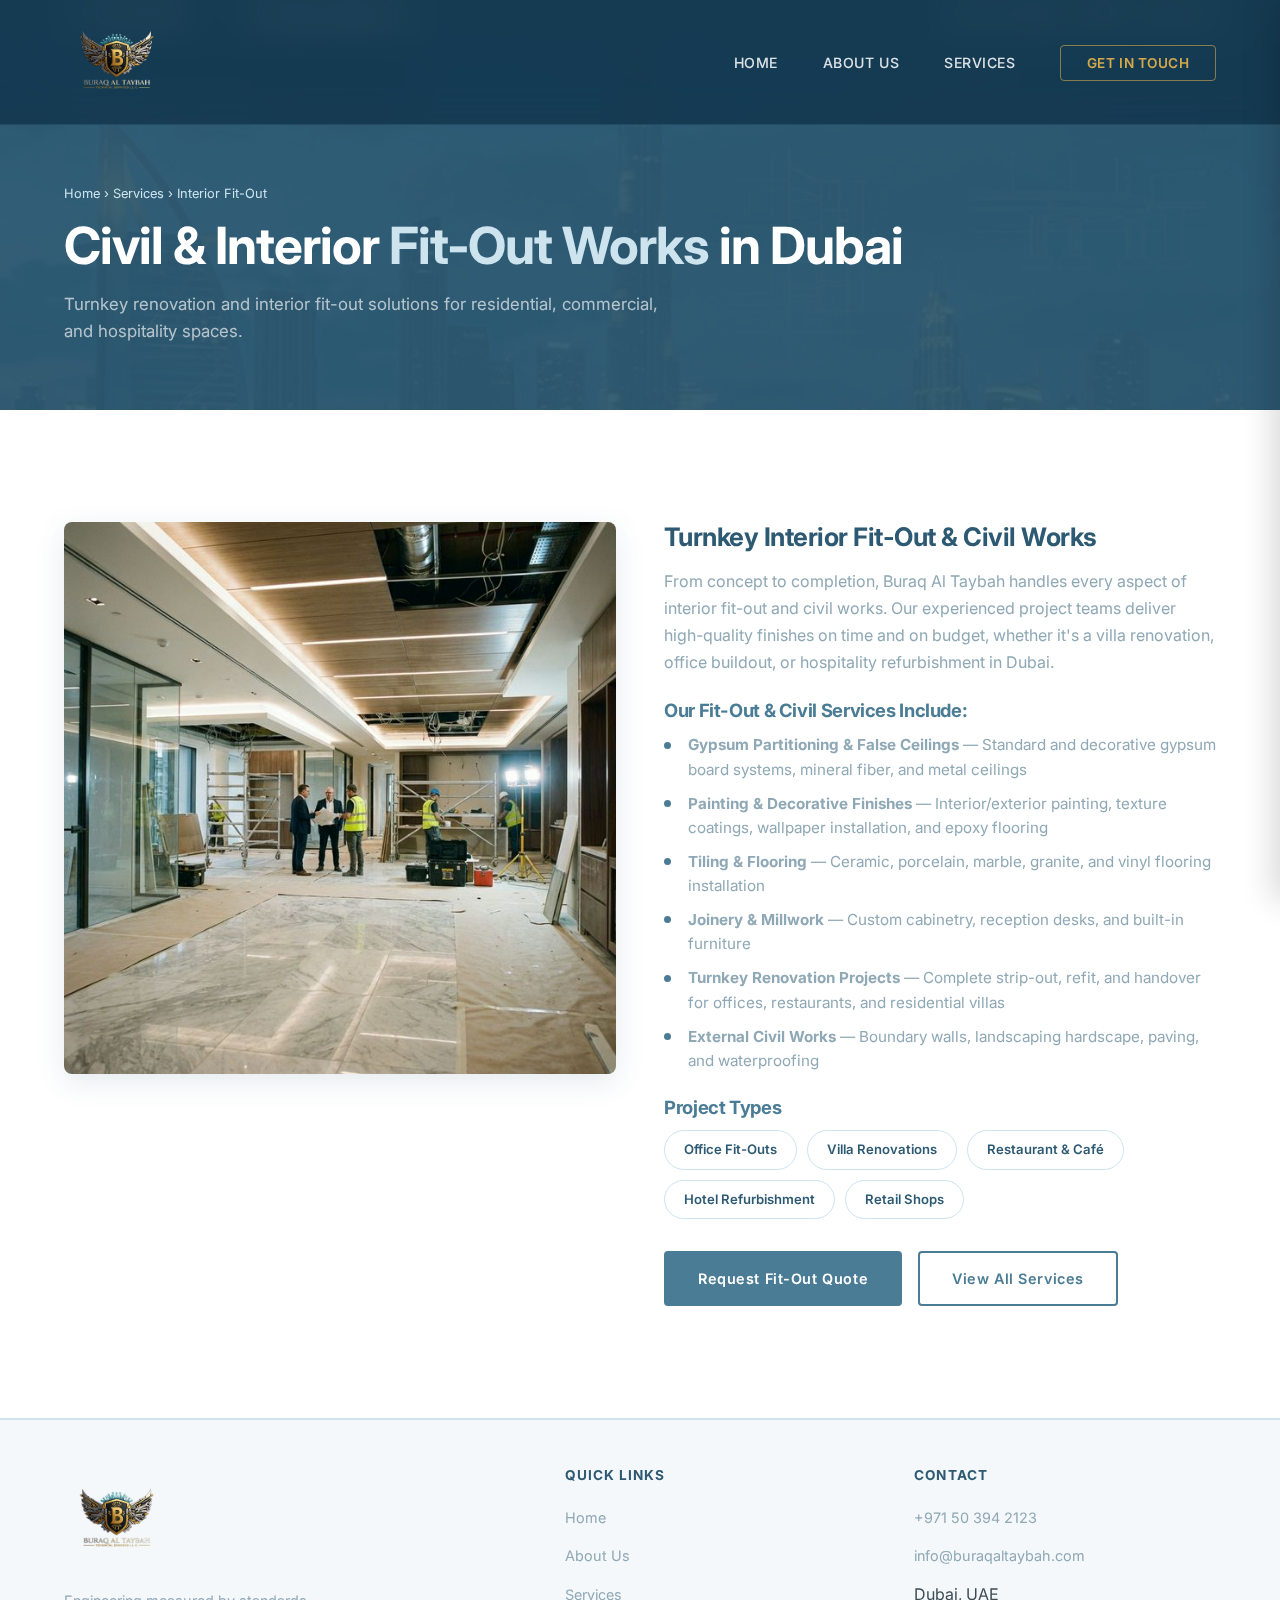
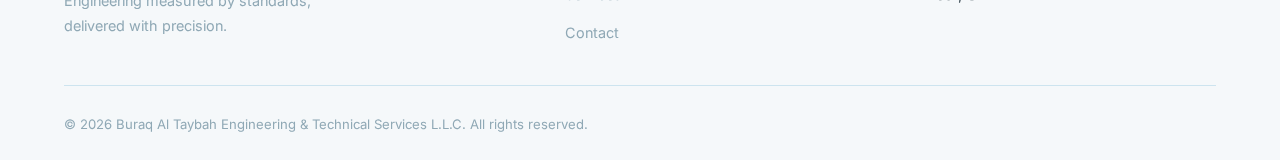
<file: interior-fit-out-dubai.html>
<!DOCTYPE html>
<html lang="en">

<head>
    <meta charset="UTF-8">
    <meta name="viewport" content="width=device-width, initial-scale=1.0">
    <title>Interior Fit-Out & Civil Works Contractor Dubai | Buraq Al Taybah</title>
    <meta name="description"
        content="Professional interior fit-out and civil works contractor in Dubai. Partitioning, ceiling works, painting, tiling, turnkey interior renovation projects for residential and commercial properties across the UAE.">
    <meta name="keywords"
        content="interior fit-out Dubai, civil works contractor Dubai, renovation Dubai, partitioning contractor, ceiling works Dubai, painting tiling Dubai, turnkey interior project, commercial fit-out UAE, residential renovation, office fit-out Dubai, Buraq Al Taybah civil">
    <meta name="author" content="Buraq Al Taybah Engineering & Technical Services L.L.C">
    <meta name="robots" content="index, follow">
    <link rel="canonical" href="https://www.buraqaltaybah.com/interior-fit-out-dubai.html">
    <link rel="icon" type="image/png" href="assets/logo.png">
    <meta property="og:type" content="website">
    <meta property="og:title" content="Interior Fit-Out & Civil Works in Dubai | Buraq Al Taybah">
    <meta property="og:description"
        content="Turnkey interior renovation, partitioning, ceiling, painting & tiling for residential and commercial projects.">
    <meta property="og:url" content="https://www.buraqaltaybah.com/interior-fit-out-dubai.html">
    <meta property="og:image" content="https://www.buraqaltaybah.com/assets/service_civil.png">
    <meta property="og:site_name" content="Buraq Al Taybah">
    <meta name="theme-color" content="#0b2c4d">
    <link rel="sitemap" type="application/xml" href="/sitemap.xml">
    <link rel="stylesheet" href="assets/style2.css">
    <script type="application/ld+json">
    { "@context": "https://schema.org", "@type": "Service", "serviceType": "Interior Fit-Out & Civil Works", "provider": { "@type": "ProfessionalService", "name": "Buraq Al Taybah Engineering & Technical Services L.L.C", "url": "https://www.buraqaltaybah.com", "telephone": "+971503942123" }, "areaServed": { "@type": "City", "name": "Dubai" }, "description": "Partitioning, ceiling works, painting, tiling, turnkey interior and renovation projects for residential and commercial properties." }
    </script>
</head>

<body>
    <div class="top-bar">
        <div class="container top-bar-container">
            <div class="tb-left"><a href="tel:+971503942123" class="tb-link"><svg width="14" height="14"
                        viewBox="0 0 24 24" fill="none" stroke="currentColor" stroke-width="2" stroke-linecap="round"
                        stroke-linejoin="round">
                        <path
                            d="M22 16.92v3a2 2 0 0 1-2.18 2 19.79 19.79 0 0 1-8.63-3.07 19.5 19.5 0 0 1-6-6 19.79 19.79 0 0 1-3.07-8.67A2 2 0 0 1 4.11 2h3a2 2 0 0 1 2 1.72 12.84 12.84 0 0 0 .7 2.81 2 2 0 0 1-.45 2.11L8.09 9.91a16 16 0 0 0 6 6l1.27-1.27a2 2 0 0 1 2.11-.45 12.84 12.84 0 0 0 2.81.7A2 2 0 0 1 22 16.92z" />
                    </svg> +971 50 394 2123</a><span class="tb-divider">|</span><a href="mailto:info@buraqaltaybah.com"
                    class="tb-link"><svg width="14" height="14" viewBox="0 0 24 24" fill="none" stroke="currentColor"
                        stroke-width="2" stroke-linecap="round" stroke-linejoin="round">
                        <path d="M4 4h16c1.1 0 2 .9 2 2v12c0 1.1-.9 2-2 2H4c-1.1 0-2-.9-2-2V6c0-1.1.9-2 2-2z" />
                        <polyline points="22,6 12,13 2,6" />
                    </svg> info@buraqaltaybah.com</a></div>
            <div class="tb-right"><span>Mon–Sat: 8:00 AM – 6:00 PM &nbsp;|&nbsp; Dubai, UAE</span></div>
        </div>
    </div>
    <header class="header" id="site-header">
        <div class="container header-container"><a href="index.html" class="logo"><img src="assets/logo.png"
                    alt="Buraq Al Taybah Logo"></a>
            <nav class="desktop-nav">
                <ul>
                    <li><a href="index.html" class="nav-link">Home</a></li>
                    <li><a href="index.html#about" class="nav-link">About Us</a></li>
                    <li><a href="services.html" class="nav-link">Services</a></li>
                    <li><a href="index.html#contact" class="nav-cta">Get in Touch</a></li>
                </ul>
            </nav><button class="mobile-menu-btn" aria-label="Toggle menu"><svg width="26" height="26"
                    viewBox="0 0 24 24" fill="none" stroke="currentColor" stroke-width="2" stroke-linecap="round"
                    stroke-linejoin="round">
                    <line x1="3" y1="12" x2="21" y2="12" />
                    <line x1="3" y1="6" x2="21" y2="6" />
                    <line x1="3" y1="18" x2="21" y2="18" />
                </svg></button>
        </div>
    </header>

    <!-- MOBILE NAV DRAWER -->
    <div class="mobile-nav-overlay" id="mobile-overlay"></div>
    <nav class="mobile-nav" id="mobile-nav">
        <button class="mobile-nav-close" id="mobile-nav-close" aria-label="Close menu"><svg width="24" height="24" viewBox="0 0 24 24" fill="none" stroke="currentColor" stroke-width="2" stroke-linecap="round" stroke-linejoin="round"><line x1="18" y1="6" x2="6" y2="18"/><line x1="6" y1="6" x2="18" y2="18"/></svg></button>
        <ul class="mobile-nav-links">
            <li><a href="index.html">Home</a></li>
            <li><a href="index.html#about">About Us</a></li>
            <li><a href="services.html">Services</a></li>
            <li><a href="blog/">Blog</a></li>
            <li><a href="index.html#contact" class="mobile-nav-cta">Get in Touch</a></li>
        </ul>
    </nav>


    <section class="page-hero">
        <div class="container">
            <p class="breadcrumb"><a href="index.html">Home</a> &rsaquo; <a href="services.html">Services</a> &rsaquo;
                Interior Fit-Out</p>
            <h1 style="font-size:clamp(2rem,4vw,3.2rem); color:var(--brand-white); margin-bottom:1rem;">
                Civil & Interior <span style="color:var(--brand-blue-pale);">Fit-Out Works</span> in Dubai
            </h1>
            <p style="color:rgba(255,255,255,0.65); font-size:1.05rem; max-width:620px;">Turnkey renovation and interior
                fit-out solutions for residential, commercial, and hospitality spaces.</p>
        </div>
    </section>

    <section class="section bg-white">
        <div class="container">
            <div class="service-page-grid">
                <div class="sp-image"><img src="assets/service_civil.png"
                        alt="Interior fit-out and civil works in Dubai"></div>
                <div class="sp-content">
                    <h2>Turnkey Interior Fit-Out & Civil Works</h2>
                    <p>From concept to completion, Buraq Al Taybah handles every aspect of interior fit-out and civil
                        works. Our experienced project teams deliver high-quality finishes on time and on budget,
                        whether it's a villa renovation, office buildout, or hospitality refurbishment in Dubai.</p>

                    <h3>Our Fit-Out & Civil Services Include:</h3>
                    <ul class="sp-list">
                        <li><strong>Gypsum Partitioning & False Ceilings</strong> — Standard and decorative gypsum board
                            systems, mineral fiber, and metal ceilings</li>
                        <li><strong>Painting & Decorative Finishes</strong> — Interior/exterior painting, texture
                            coatings, wallpaper installation, and epoxy flooring</li>
                        <li><strong>Tiling & Flooring</strong> — Ceramic, porcelain, marble, granite, and vinyl flooring
                            installation</li>
                        <li><strong>Joinery & Millwork</strong> — Custom cabinetry, reception desks, and built-in
                            furniture</li>
                        <li><strong>Turnkey Renovation Projects</strong> — Complete strip-out, refit, and handover for
                            offices, restaurants, and residential villas</li>
                        <li><strong>External Civil Works</strong> — Boundary walls, landscaping hardscape, paving, and
                            waterproofing</li>
                    </ul>

                    <h3>Project Types</h3>
                    <div class="sp-tags">
                        <span class="cap-tag">Office Fit-Outs</span>
                        <span class="cap-tag">Villa Renovations</span>
                        <span class="cap-tag">Restaurant & Café</span>
                        <span class="cap-tag">Hotel Refurbishment</span>
                        <span class="cap-tag">Retail Shops</span>
                    </div>

                    <div style="margin-top:2rem; display:flex; gap:1rem; flex-wrap:wrap;">
                        <a href="index.html#contact" class="btn btn-primary">Request Fit-Out Quote</a>
                        <a href="services.html" class="btn btn-outline">View All Services</a>
                    </div>
                </div>
            </div>
        </div>
    </section>

    <footer class="footer">
        <div class="container">
            <div class="footer-grid">
                <div class="footer-brand"><img src="assets/logo.png" alt="Buraq Al Taybah Logo">
                    <p>Engineering measured by standards, delivered with precision.</p>
                </div>
                <div class="footer-col">
                    <h4>Quick Links</h4>
                    <ul>
                        <li><a href="index.html">Home</a></li>
                        <li><a href="index.html#about">About Us</a></li>
                        <li><a href="services.html">Services</a></li>
                        <li><a href="index.html#contact">Contact</a></li>
                    </ul>
                </div>
                <div class="footer-col">
                    <h4>Contact</h4>
                    <ul>
                        <li><a href="tel:+971503942123">+971 50 394 2123</a></li>
                        <li><a href="mailto:info@buraqaltaybah.com">info@buraqaltaybah.com</a></li>
                        <li>Dubai, UAE</li>
                    </ul>
                </div>
            </div>
            <div class="footer-bottom">
                <p>&copy; 2026 Buraq Al Taybah Engineering & Technical Services L.L.C. All rights reserved.</p>
            </div>
        </div>
    </footer>
    <script>const header = document.getElementById('site-header'); window.addEventListener('scroll', () => { header.classList.toggle('scrolled', window.scrollY > 40); });</script>
</body>

</html>
</file>
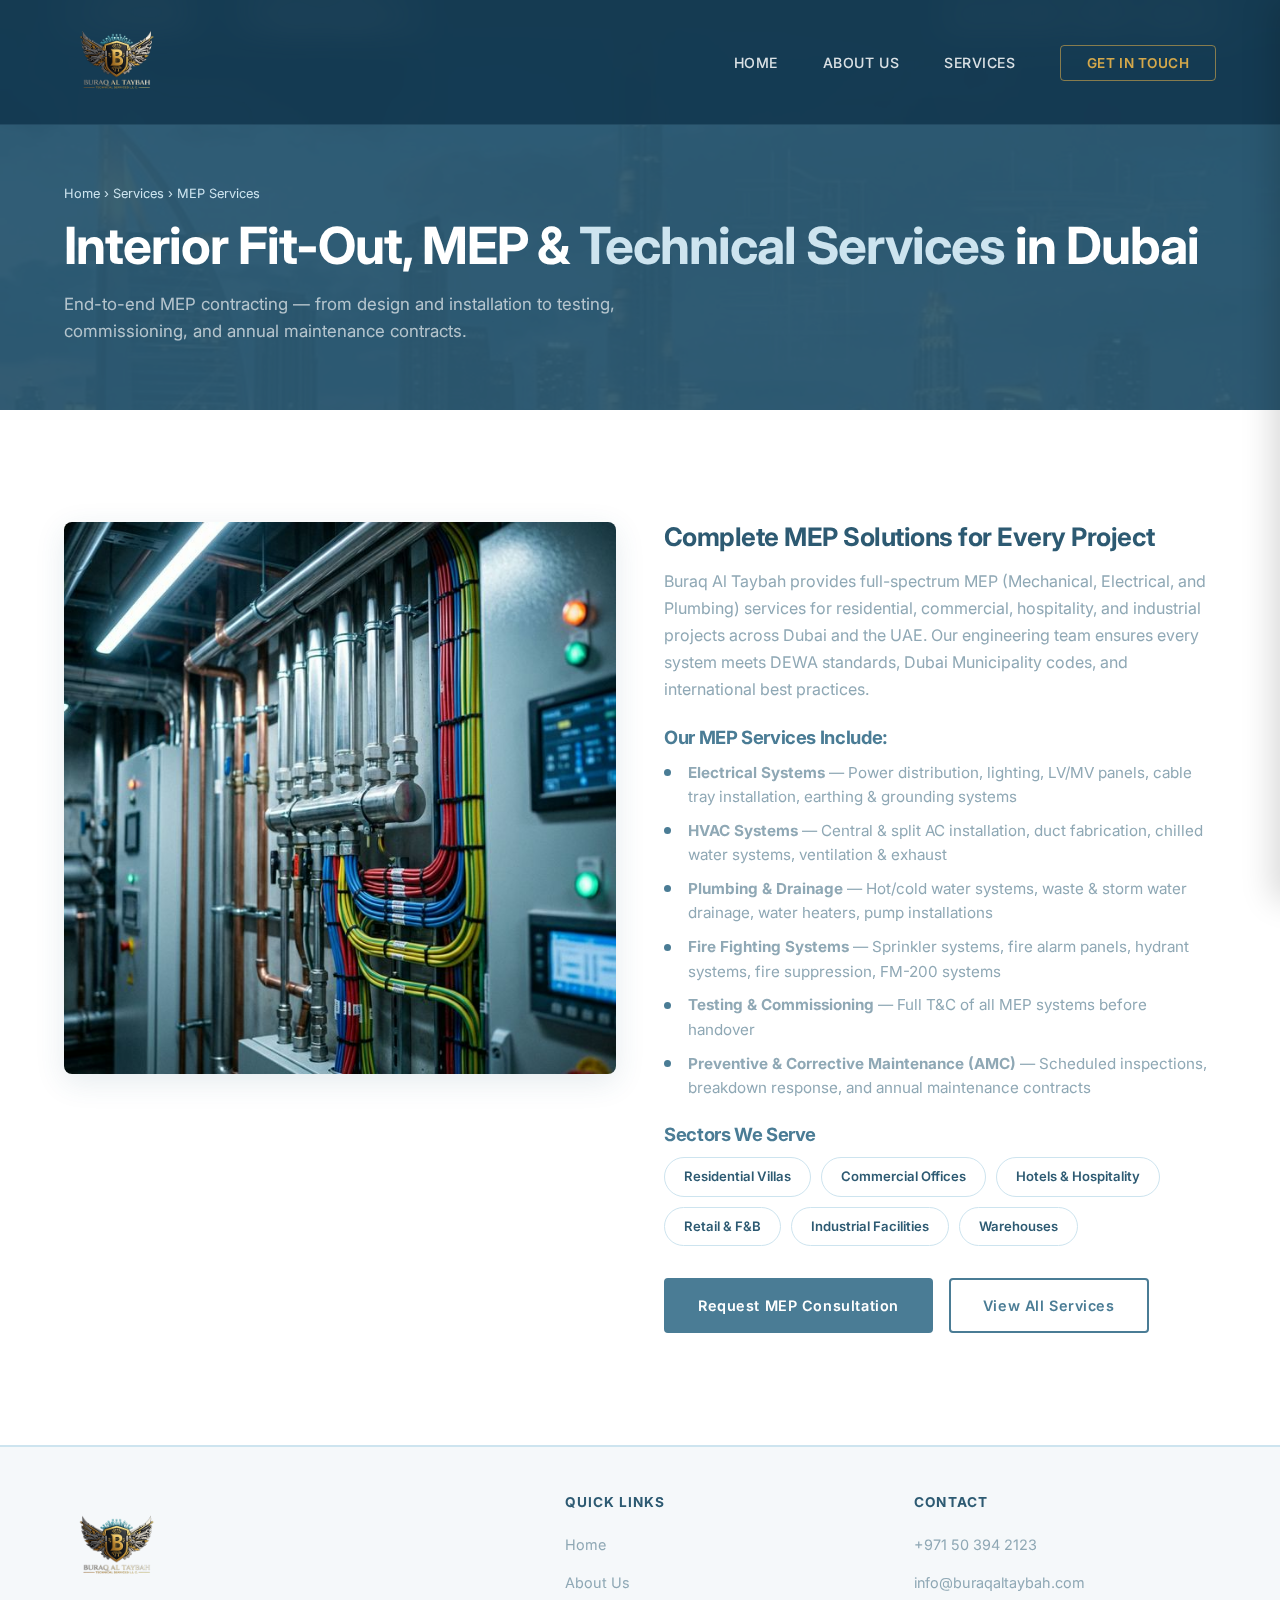
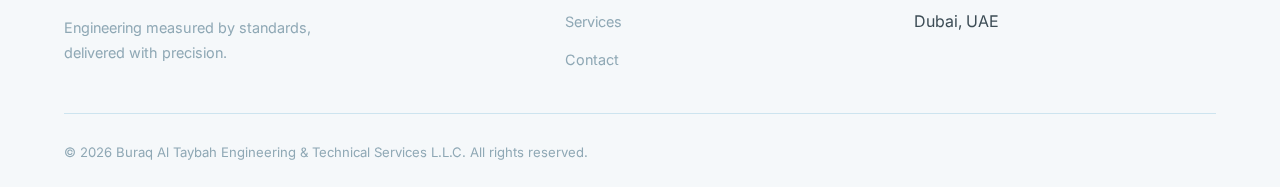
<file: mep-services-dubai.html>
<!DOCTYPE html>
<html lang="en">

<head>
    <meta charset="UTF-8">
    <meta name="viewport" content="width=device-width, initial-scale=1.0">
    <title>MEP Services & Interior Fit-Out Contractor in Dubai | Buraq Al Taybah</title>
    <meta name="description"
        content="Professional MEP contractor in Dubai offering electrical, HVAC, plumbing, fire-fighting systems installation, testing, commissioning, and AMC maintenance contracts. Trusted by residential, commercial, and hospitality clients across the UAE.">
    <meta name="keywords"
        content="MEP contractor Dubai, MEP services UAE, HVAC installation Dubai, plumbing services Dubai, electrical contractor Dubai, fire fighting systems UAE, MEP testing commissioning, preventive maintenance AMC, interior fit-out Dubai, MEP fit-out contractor, Buraq Al Taybah MEP">
    <meta name="author" content="Buraq Al Taybah Engineering & Technical Services L.L.C">
    <meta name="robots" content="index, follow">
    <link rel="canonical" href="https://www.buraqaltaybah.com/mep-services-dubai.html">
    <link rel="icon" type="image/png" href="assets/logo.png">
    <meta property="og:type" content="website">
    <meta property="og:title" content="MEP Services & Interior Fit-Out Contractor in Dubai">
    <meta property="og:description"
        content="Full MEP contracting: Electrical, HVAC, Plumbing, Fire-Fighting. Installation, testing & AMC maintenance in Dubai.">
    <meta property="og:url" content="https://www.buraqaltaybah.com/mep-services-dubai.html">
    <meta property="og:image" content="https://www.buraqaltaybah.com/assets/service_mep.png">
    <meta property="og:site_name" content="Buraq Al Taybah">
    <meta name="theme-color" content="#0b2c4d">
    <link rel="sitemap" type="application/xml" href="/sitemap.xml">
    <link rel="stylesheet" href="assets/style2.css">
    <script type="application/ld+json">
    {
        "@context": "https://schema.org",
        "@type": "Service",
        "serviceType": "MEP Contracting & Interior Fit-Out",
        "provider": {
            "@type": "ProfessionalService",
            "name": "Buraq Al Taybah Engineering & Technical Services L.L.C",
            "url": "https://www.buraqaltaybah.com",
            "telephone": "+971503942123"
        },
        "areaServed": { "@type": "City", "name": "Dubai" },
        "description": "Complete MEP contracting services including electrical, HVAC, plumbing, and fire-fighting systems. Installation, testing, commissioning, and preventive/corrective maintenance (AMC).",
        "offers": {
            "@type": "Offer",
            "availability": "https://schema.org/InStock",
            "areaServed": "Dubai, UAE"
        }
    }
    </script>
</head>

<body>
    <!-- TOP BAR -->
    <div class="top-bar">
        <div class="container top-bar-container">
            <div class="tb-left">
                <a href="tel:+971503942123" class="tb-link">
                    <svg width="14" height="14" viewBox="0 0 24 24" fill="none" stroke="currentColor" stroke-width="2"
                        stroke-linecap="round" stroke-linejoin="round">
                        <path
                            d="M22 16.92v3a2 2 0 0 1-2.18 2 19.79 19.79 0 0 1-8.63-3.07 19.5 19.5 0 0 1-6-6 19.79 19.79 0 0 1-3.07-8.67A2 2 0 0 1 4.11 2h3a2 2 0 0 1 2 1.72 12.84 12.84 0 0 0 .7 2.81 2 2 0 0 1-.45 2.11L8.09 9.91a16 16 0 0 0 6 6l1.27-1.27a2 2 0 0 1 2.11-.45 12.84 12.84 0 0 0 2.81.7A2 2 0 0 1 22 16.92z" />
                    </svg>
                    +971 50 394 2123
                </a>
                <span class="tb-divider">|</span>
                <a href="mailto:info@buraqaltaybah.com" class="tb-link">
                    <svg width="14" height="14" viewBox="0 0 24 24" fill="none" stroke="currentColor" stroke-width="2"
                        stroke-linecap="round" stroke-linejoin="round">
                        <path d="M4 4h16c1.1 0 2 .9 2 2v12c0 1.1-.9 2-2 2H4c-1.1 0-2-.9-2-2V6c0-1.1.9-2 2-2z" />
                        <polyline points="22,6 12,13 2,6" />
                    </svg>
                    info@buraqaltaybah.com
                </a>
            </div>
            <div class="tb-right"><span>Mon–Sat: 8:00 AM – 6:00 PM &nbsp;|&nbsp; Dubai, UAE</span></div>
        </div>
    </div>

    <!-- HEADER -->
    <header class="header" id="site-header">
        <div class="container header-container">
            <a href="index.html" class="logo"><img src="assets/logo.png" alt="Buraq Al Taybah Logo"></a>
            <nav class="desktop-nav">
                <ul>
                    <li><a href="index.html" class="nav-link">Home</a></li>
                    <li><a href="index.html#about" class="nav-link">About Us</a></li>
                    <li><a href="services.html" class="nav-link">Services</a></li>
                    <li><a href="index.html#contact" class="nav-cta">Get in Touch</a></li>
                </ul>
            </nav>
            <button class="mobile-menu-btn" aria-label="Toggle menu">
                <svg width="26" height="26" viewBox="0 0 24 24" fill="none" stroke="currentColor" stroke-width="2"
                    stroke-linecap="round" stroke-linejoin="round">
                    <line x1="3" y1="12" x2="21" y2="12" />
                    <line x1="3" y1="6" x2="21" y2="6" />
                    <line x1="3" y1="18" x2="21" y2="18" />
                </svg>
            </button>
        </div>
    </header>

    <!-- MOBILE NAV DRAWER -->
    <div class="mobile-nav-overlay" id="mobile-overlay"></div>
    <nav class="mobile-nav" id="mobile-nav">
        <button class="mobile-nav-close" id="mobile-nav-close" aria-label="Close menu"><svg width="24" height="24" viewBox="0 0 24 24" fill="none" stroke="currentColor" stroke-width="2" stroke-linecap="round" stroke-linejoin="round"><line x1="18" y1="6" x2="6" y2="18"/><line x1="6" y1="6" x2="18" y2="18"/></svg></button>
        <ul class="mobile-nav-links">
            <li><a href="index.html">Home</a></li>
            <li><a href="index.html#about">About Us</a></li>
            <li><a href="services.html">Services</a></li>
            <li><a href="blog/">Blog</a></li>
            <li><a href="index.html#contact" class="mobile-nav-cta">Get in Touch</a></li>
        </ul>
    </nav>


    <!-- PAGE HERO -->
    <section class="page-hero">
        <div class="container">
            <p class="breadcrumb"><a href="index.html">Home</a> &rsaquo; <a href="services.html">Services</a> &rsaquo;
                MEP Services</p>
            <h1 style="font-size:clamp(2rem,4vw,3.2rem); color:var(--brand-white); margin-bottom:1rem;">
                Interior Fit-Out, MEP & <span style="color:var(--brand-blue-pale);">Technical Services</span> in Dubai
            </h1>
            <p style="color:rgba(255,255,255,0.65); font-size:1.05rem; max-width:620px;">
                End-to-end MEP contracting — from design and installation to testing, commissioning, and annual
                maintenance contracts.
            </p>
        </div>
    </section>

    <!-- SERVICE DETAIL -->
    <section class="section bg-white">
        <div class="container">
            <div class="service-page-grid">
                <div class="sp-image">
                    <img src="assets/service_mep.png" alt="MEP installation and fit-out services in Dubai">
                </div>
                <div class="sp-content">
                    <h2>Complete MEP Solutions for Every Project</h2>
                    <p>Buraq Al Taybah provides full-spectrum MEP (Mechanical, Electrical, and Plumbing) services for
                        residential, commercial, hospitality, and industrial projects across Dubai and the UAE. Our
                        engineering team ensures every system meets DEWA standards, Dubai Municipality codes, and
                        international best practices.</p>

                    <h3>Our MEP Services Include:</h3>
                    <ul class="sp-list">
                        <li><strong>Electrical Systems</strong> — Power distribution, lighting, LV/MV panels, cable tray
                            installation, earthing & grounding systems</li>
                        <li><strong>HVAC Systems</strong> — Central & split AC installation, duct fabrication, chilled
                            water systems, ventilation & exhaust</li>
                        <li><strong>Plumbing & Drainage</strong> — Hot/cold water systems, waste & storm water drainage,
                            water heaters, pump installations</li>
                        <li><strong>Fire Fighting Systems</strong> — Sprinkler systems, fire alarm panels, hydrant
                            systems, fire suppression, FM-200 systems</li>
                        <li><strong>Testing & Commissioning</strong> — Full T&C of all MEP systems before handover</li>
                        <li><strong>Preventive & Corrective Maintenance (AMC)</strong> — Scheduled inspections,
                            breakdown response, and annual maintenance contracts</li>
                    </ul>

                    <h3>Sectors We Serve</h3>
                    <div class="sp-tags">
                        <span class="cap-tag">Residential Villas</span>
                        <span class="cap-tag">Commercial Offices</span>
                        <span class="cap-tag">Hotels & Hospitality</span>
                        <span class="cap-tag">Retail & F&B</span>
                        <span class="cap-tag">Industrial Facilities</span>
                        <span class="cap-tag">Warehouses</span>
                    </div>

                    <div style="margin-top:2rem; display:flex; gap:1rem; flex-wrap:wrap;">
                        <a href="index.html#contact" class="btn btn-primary">Request MEP Consultation</a>
                        <a href="services.html" class="btn btn-outline">View All Services</a>
                    </div>
                </div>
            </div>
        </div>
    </section>

    <!-- FOOTER -->
    <footer class="footer">
        <div class="container">
            <div class="footer-grid">
                <div class="footer-brand">
                    <img src="assets/logo.png" alt="Buraq Al Taybah Logo">
                    <p>Engineering measured by standards, delivered with precision.</p>
                </div>
                <div class="footer-col">
                    <h4>Quick Links</h4>
                    <ul>
                        <li><a href="index.html">Home</a></li>
                        <li><a href="index.html#about">About Us</a></li>
                        <li><a href="services.html">Services</a></li>
                        <li><a href="index.html#contact">Contact</a></li>
                    </ul>
                </div>
                <div class="footer-col">
                    <h4>Contact</h4>
                    <ul>
                        <li><a href="tel:+971503942123">+971 50 394 2123</a></li>
                        <li><a href="mailto:info@buraqaltaybah.com">info@buraqaltaybah.com</a></li>
                        <li>Dubai, UAE</li>
                    </ul>
                </div>
            </div>
            <div class="footer-bottom">
                <p>&copy; 2026 Buraq Al Taybah Engineering & Technical Services L.L.C. All rights reserved.</p>
            </div>
        </div>
    </footer>

    <script>
        const header = document.getElementById('site-header');
        window.addEventListener('scroll', () => { header.classList.toggle('scrolled', window.scrollY > 40); });
    </script>
</body>

</html>
</file>
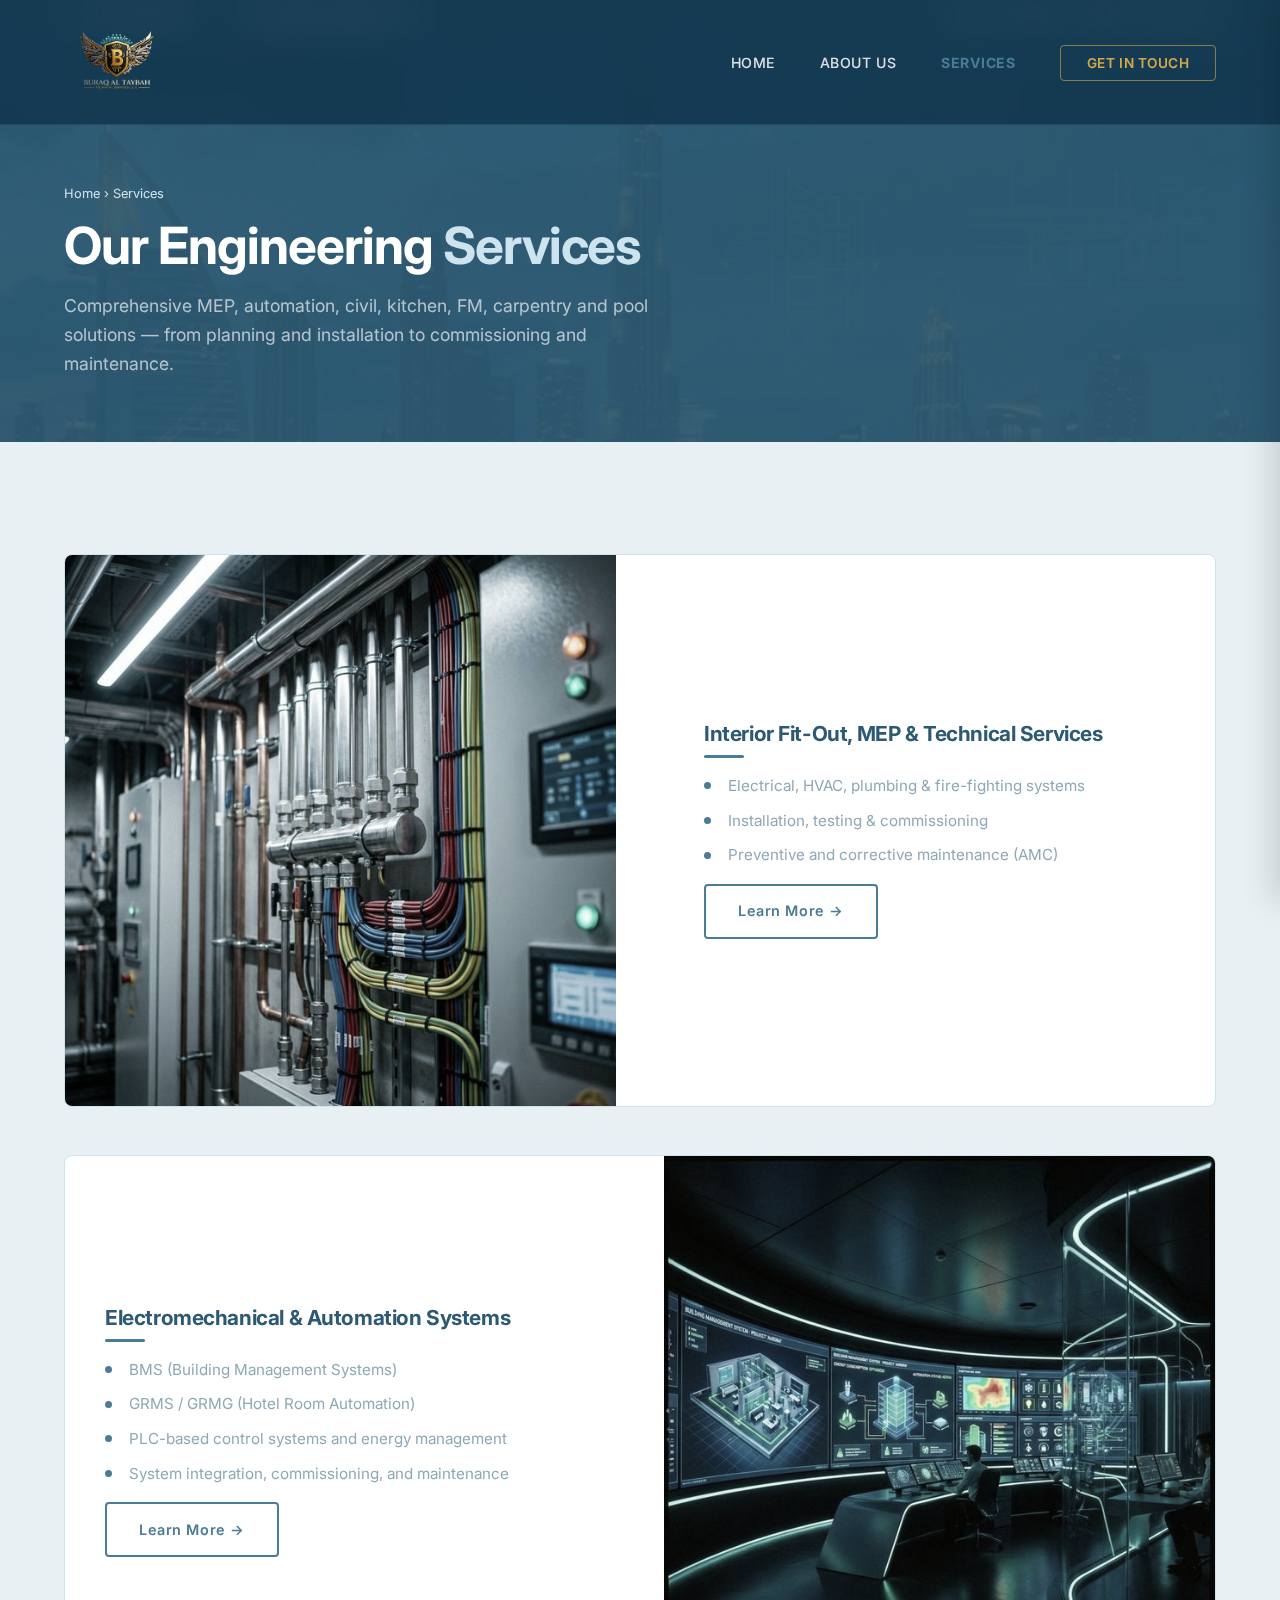
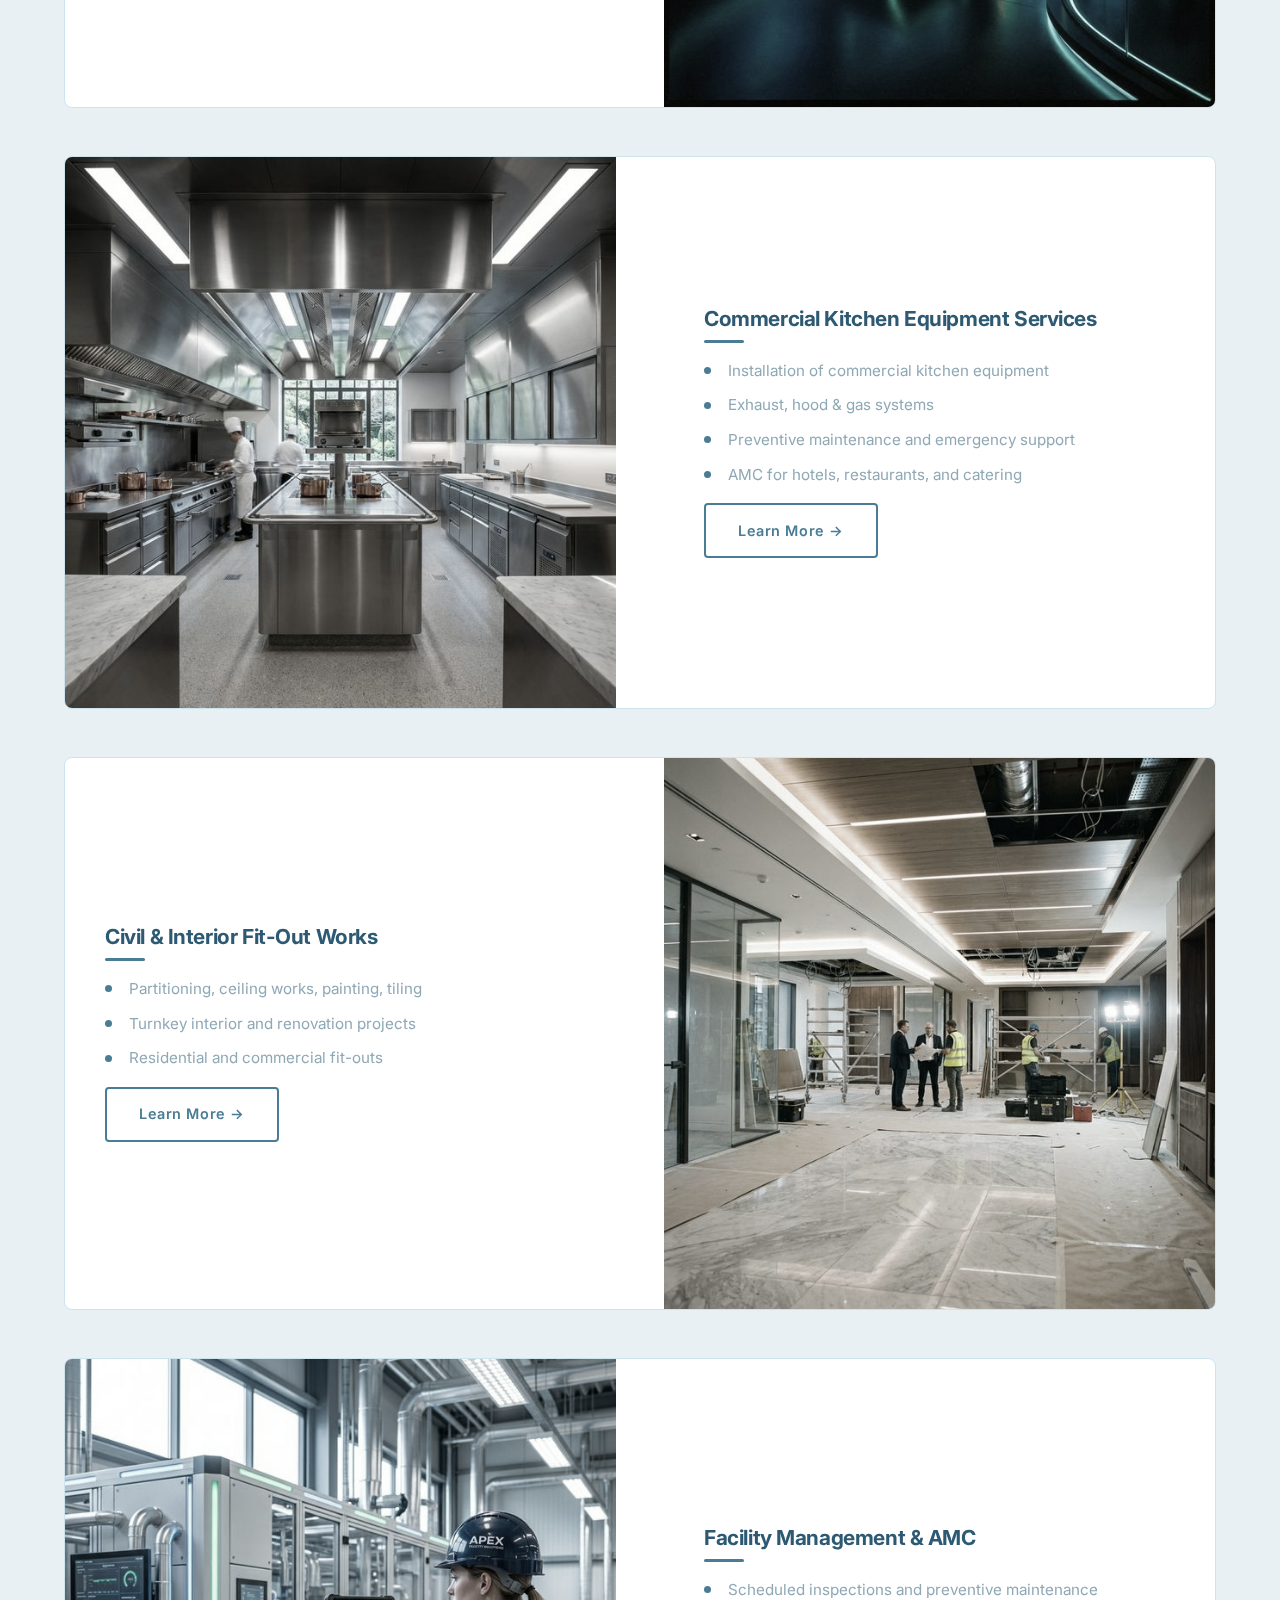
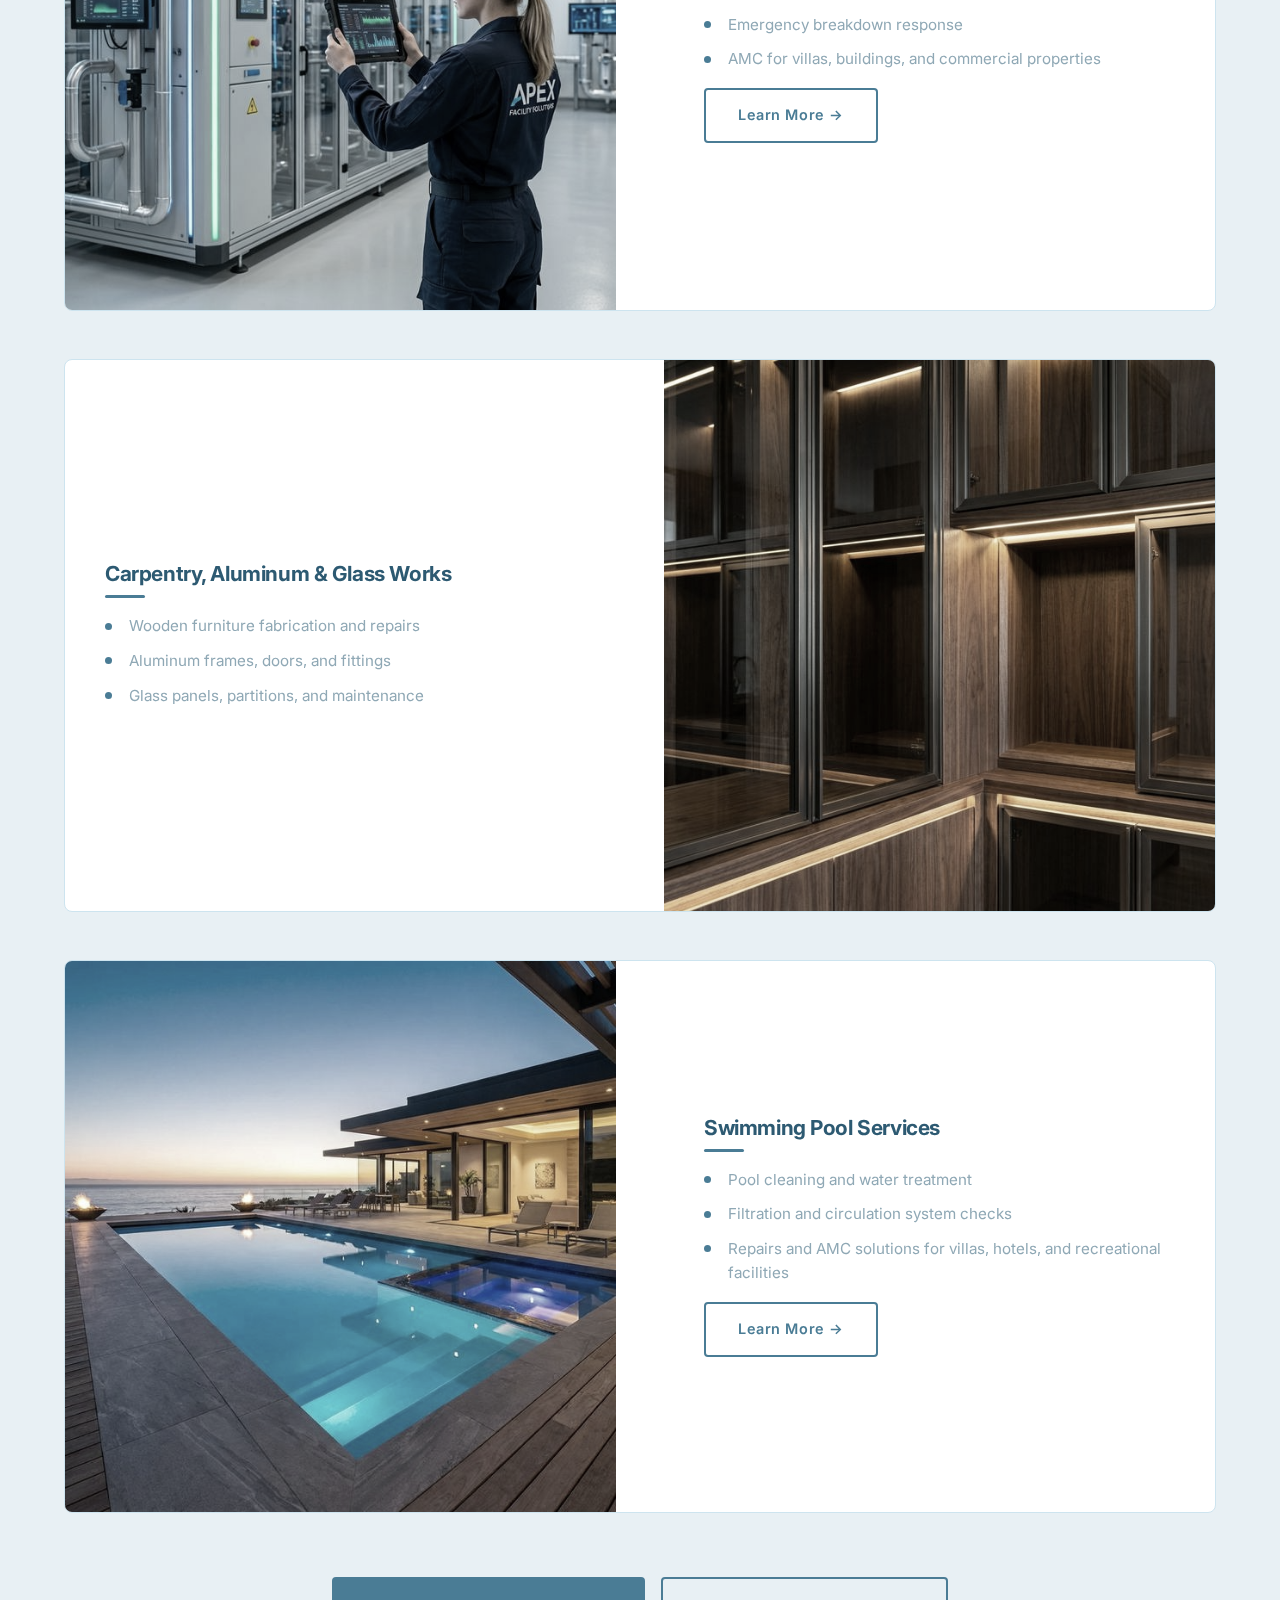
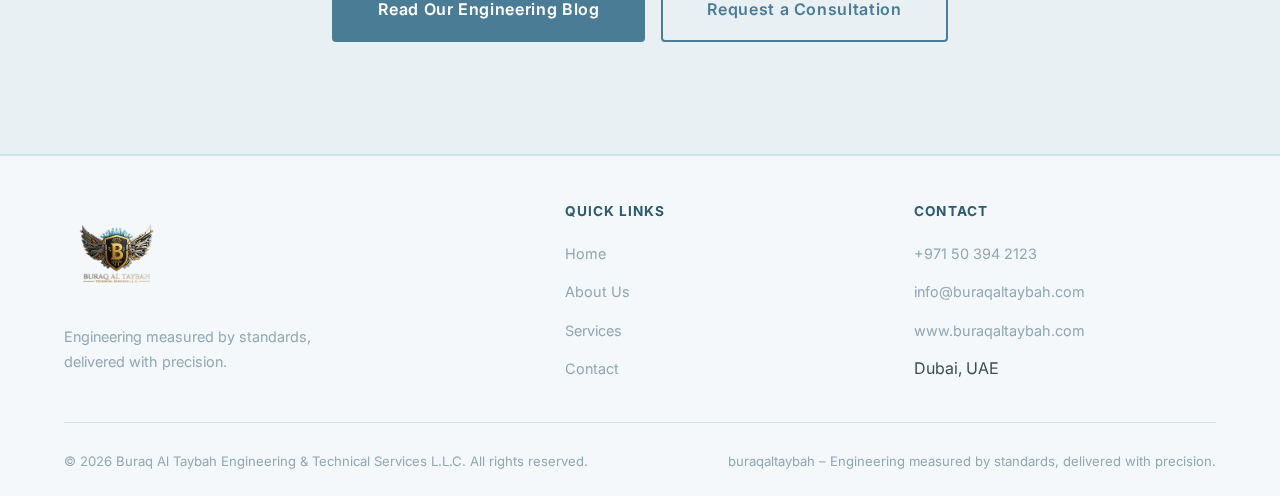
<file: services.html>
<!DOCTYPE html>
<html lang="en">

<head>
    <meta charset="UTF-8">
    <meta name="viewport" content="width=device-width, initial-scale=1.0">

    <!-- Primary SEO -->
    <title>Engineering Services in Dubai | MEP, Automation, FM, Fit-Out | Buraq Al Taybah</title>
    <meta name="description"
        content="Explore our full range of engineering services: Interior Fit-Out & MEP, Electromechanical & Automation (BMS, GRMS, PLC), Commercial Kitchen Equipment, Civil Works, Facility Management & AMC, Carpentry & Glass Works, and Swimming Pool Services in Dubai, UAE.">
    <meta name="keywords"
        content="engineering services Dubai, MEP contractor Dubai, BMS installation UAE, GRMS hotel automation, PLC control systems, commercial kitchen equipment Dubai, interior fit-out Dubai, facility management AMC, carpentry aluminum glass Dubai, swimming pool maintenance Dubai, HVAC plumbing electrical, fire fighting systems, Buraq Al Taybah services">
    <meta name="author" content="Buraq Al Taybah Engineering & Technical Services L.L.C">
    <meta name="robots" content="index, follow">

    <!-- Canonical -->
    <link rel="canonical" href="https://www.buraqaltaybah.com/services.html">

    <!-- Favicon -->
    <link rel="icon" type="image/png" href="assets/logo.png">

    <!-- Open Graph -->
    <meta property="og:type" content="website">
    <meta property="og:title" content="Engineering Services | Buraq Al Taybah – Dubai, UAE">
    <meta property="og:description"
        content="MEP, Automation, Facility Management, Interior Fit-Out, Kitchen Equipment, Civil Works, Carpentry & Pool Services. Quality engineering since 2026.">
    <meta property="og:url" content="https://www.buraqaltaybah.com/services.html">
    <meta property="og:image" content="https://www.buraqaltaybah.com/assets/logo.png">
    <meta property="og:site_name" content="Buraq Al Taybah">
    <meta property="og:locale" content="en_AE">

    <!-- Twitter Card -->
    <meta name="twitter:card" content="summary_large_image">
    <meta name="twitter:title" content="Engineering Services | Buraq Al Taybah – Dubai">
    <meta name="twitter:description"
        content="7 core engineering disciplines: MEP, Automation, FM, Civil, Kitchen, Carpentry & Pool services.">
    <meta name="twitter:image" content="https://www.buraqaltaybah.com/assets/logo.png">

    <!-- Geo -->
    <meta name="geo.region" content="AE-DU">
    <meta name="geo.placename" content="Dubai">

    <!-- Technical SEO -->
    <meta name="theme-color" content="#0b2c4d">
    <link rel="sitemap" type="application/xml" href="/sitemap.xml">

    <!-- Stylesheet -->
    <link rel="stylesheet" href="assets/style2.css">

    <!-- JSON-LD Structured Data -->
    <script type="application/ld+json">
    [{
        "@context": "https://schema.org",
        "@type": "Service",
        "serviceType": "Interior Fit-Out, MEP & Technical Services",
        "provider": { "@type": "Organization", "name": "Buraq Al Taybah Engineering & Technical Services L.L.C" },
        "areaServed": { "@type": "City", "name": "Dubai" },
        "description": "Electrical, HVAC, plumbing & fire-fighting systems. Installation, testing, commissioning and preventive/corrective maintenance (AMC)."
    },
    {
        "@context": "https://schema.org",
        "@type": "Service",
        "serviceType": "Electromechanical & Automation Systems",
        "provider": { "@type": "Organization", "name": "Buraq Al Taybah Engineering & Technical Services L.L.C" },
        "areaServed": { "@type": "City", "name": "Dubai" },
        "description": "BMS, GRMS/GRMG hotel room automation, PLC-based control systems, energy management, system integration and commissioning."
    },
    {
        "@context": "https://schema.org",
        "@type": "Service",
        "serviceType": "Commercial Kitchen Equipment Services",
        "provider": { "@type": "Organization", "name": "Buraq Al Taybah Engineering & Technical Services L.L.C" },
        "areaServed": { "@type": "City", "name": "Dubai" },
        "description": "Installation of commercial kitchen equipment, exhaust & hood systems, preventive maintenance and AMC for hotels, restaurants, and catering."
    },
    {
        "@context": "https://schema.org",
        "@type": "Service",
        "serviceType": "Civil & Interior Fit-Out Works",
        "provider": { "@type": "Organization", "name": "Buraq Al Taybah Engineering & Technical Services L.L.C" },
        "areaServed": { "@type": "City", "name": "Dubai" },
        "description": "Partitioning, ceiling works, painting, tiling. Turnkey interior renovation for residential and commercial projects."
    },
    {
        "@context": "https://schema.org",
        "@type": "Service",
        "serviceType": "Facility Management & AMC",
        "provider": { "@type": "Organization", "name": "Buraq Al Taybah Engineering & Technical Services L.L.C" },
        "areaServed": { "@type": "City", "name": "Dubai" },
        "description": "Scheduled inspections, preventive maintenance, emergency breakdown response and AMC for villas, buildings, and commercial properties."
    },
    {
        "@context": "https://schema.org",
        "@type": "Service",
        "serviceType": "Carpentry, Aluminum & Glass Works",
        "provider": { "@type": "Organization", "name": "Buraq Al Taybah Engineering & Technical Services L.L.C" },
        "areaServed": { "@type": "City", "name": "Dubai" },
        "description": "Wooden furniture fabrication, aluminum frames, doors, fittings, glass panels, partitions, and maintenance."
    },
    {
        "@context": "https://schema.org",
        "@type": "Service",
        "serviceType": "Swimming Pool Services",
        "provider": { "@type": "Organization", "name": "Buraq Al Taybah Engineering & Technical Services L.L.C" },
        "areaServed": { "@type": "City", "name": "Dubai" },
        "description": "Pool cleaning, water treatment, filtration and circulation system checks, repairs and AMC for villas, hotels, and recreational facilities."
    }]
    </script>
</head>

<body>

    <!-- ───────── TOP CONTACT BAR ───────── -->
    <div class="top-bar">
        <div class="container top-bar-container">
            <div class="tb-left">
                <a href="tel:+971503942123" class="tb-link">
                    <svg width="14" height="14" viewBox="0 0 24 24" fill="none" stroke="currentColor" stroke-width="2"
                        stroke-linecap="round" stroke-linejoin="round">
                        <path
                            d="M22 16.92v3a2 2 0 0 1-2.18 2 19.79 19.79 0 0 1-8.63-3.07 19.5 19.5 0 0 1-6-6 19.79 19.79 0 0 1-3.07-8.67A2 2 0 0 1 4.11 2h3a2 2 0 0 1 2 1.72 12.84 12.84 0 0 0 .7 2.81 2 2 0 0 1-.45 2.11L8.09 9.91a16 16 0 0 0 6 6l1.27-1.27a2 2 0 0 1 2.11-.45 12.84 12.84 0 0 0 2.81.7A2 2 0 0 1 22 16.92z" />
                    </svg>
                    +971 50 394 2123
                </a>
                <span class="tb-divider">|</span>
                <a href="mailto:info@buraqaltaybah.com" class="tb-link">
                    <svg width="14" height="14" viewBox="0 0 24 24" fill="none" stroke="currentColor" stroke-width="2"
                        stroke-linecap="round" stroke-linejoin="round">
                        <path d="M4 4h16c1.1 0 2 .9 2 2v12c0 1.1-.9 2-2 2H4c-1.1 0-2-.9-2-2V6c0-1.1.9-2 2-2z" />
                        <polyline points="22,6 12,13 2,6" />
                    </svg>
                    info@buraqaltaybah.com
                </a>
            </div>
            <div class="tb-right">
                <span>Mon–Sat: 8:00 AM – 6:00 PM &nbsp;|&nbsp; Dubai, UAE</span>
            </div>
        </div>
    </div>

    <!-- ───────── HEADER / NAVBAR ───────── -->
    <header class="header" id="site-header">
        <div class="container header-container">
            <a href="index.html" class="logo">
                <img src="assets/logo.png" alt="Buraq Al Taybah Logo">
            </a>
            <nav class="desktop-nav">
                <ul>
                    <li><a href="index.html" class="nav-link">Home</a></li>
                    <li><a href="index.html#about" class="nav-link">About Us</a></li>
                    <li><a href="services.html" class="nav-link"
                            style="color: var(--brand-blue); font-weight: 700;">Services</a></li>
                    <li><a href="index.html#contact" class="nav-cta">Get in Touch</a></li>
                </ul>
            </nav>
            <button class="mobile-menu-btn" aria-label="Toggle menu">
                <svg width="26" height="26" viewBox="0 0 24 24" fill="none" stroke="currentColor" stroke-width="2"
                    stroke-linecap="round" stroke-linejoin="round">
                    <line x1="3" y1="12" x2="21" y2="12" />
                    <line x1="3" y1="6" x2="21" y2="6" />
                    <line x1="3" y1="18" x2="21" y2="18" />
                </svg>
            </button>
        </div>
    </header>

    <!-- MOBILE NAV DRAWER -->
    <div class="mobile-nav-overlay" id="mobile-overlay"></div>
    <nav class="mobile-nav" id="mobile-nav">
        <button class="mobile-nav-close" id="mobile-nav-close" aria-label="Close menu">
            <svg width="24" height="24" viewBox="0 0 24 24" fill="none" stroke="currentColor" stroke-width="2"
                stroke-linecap="round" stroke-linejoin="round">
                <line x1="18" y1="6" x2="6" y2="18" />
                <line x1="6" y1="6" x2="18" y2="18" />
            </svg>
        </button>
        <ul class="mobile-nav-links">
            <li><a href="index.html">Home</a></li>
            <li><a href="index.html#about">About Us</a></li>
            <li><a href="services.html">Services</a></li>
            <li><a href="blog/">Blog</a></li>
            <li><a href="index.html#contact" class="mobile-nav-cta">Get in Touch</a></li>
        </ul>
    </nav>

    <!-- ───────── PAGE HERO ───────── -->
    <section class="page-hero">
        <div class="container">
            <p class="breadcrumb"><a href="index.html">Home</a> &rsaquo; Services</p>
            <h1 style="font-size: clamp(2rem,4vw,3.5rem); color: var(--brand-white); margin-bottom: 1rem;">
                Our Engineering <span style="color: var(--brand-blue-pale);">Services</span>
            </h1>
            <p style="color: rgba(255,255,255,0.65); font-size: 1.1rem; max-width: 620px;">
                Comprehensive MEP, automation, civil, kitchen, FM, carpentry and pool solutions — from planning and
                installation to commissioning and maintenance.
            </p>
        </div>
    </section>

    <!-- ───────── FULL SERVICES ───────── -->
    <section class="section bg-light">
        <div class="container">
            <div class="services-detail-list">

                <!-- 1. Interior Fit-Out, MEP & Technical Services -->
                <div class="service-detail-card">
                    <div class="sdc-img">
                        <img src="assets/service_mep.png" alt="Interior Fit-Out, MEP & Technical Services">
                    </div>
                    <div class="sdc-body">
                        <h3>Interior Fit-Out, MEP & Technical Services</h3>
                        <ul>
                            <li>Electrical, HVAC, plumbing & fire-fighting systems</li>
                            <li>Installation, testing & commissioning</li>
                            <li>Preventive and corrective maintenance (AMC)</li>
                        </ul>
                        <a href="mep-services-dubai.html" class="btn btn-outline"
                            style="margin-top:1rem; display:inline-block;">Learn More →</a>
                    </div>
                </div>

                <!-- 2. Electromechanical & Automation Systems -->
                <div class="service-detail-card reverse">
                    <div class="sdc-img">
                        <img src="assets/service_auto.png" alt="Electromechanical & Automation Systems">
                    </div>
                    <div class="sdc-body">
                        <h3>Electromechanical & Automation Systems</h3>
                        <ul>
                            <li>BMS (Building Management Systems)</li>
                            <li>GRMS / GRMG (Hotel Room Automation)</li>
                            <li>PLC-based control systems and energy management</li>
                            <li>System integration, commissioning, and maintenance</li>
                        </ul>
                        <a href="bms-automation-dubai.html" class="btn btn-outline"
                            style="margin-top:1rem; display:inline-block;">Learn More →</a>
                    </div>
                </div>

                <!-- 3. Commercial Kitchen Equipment Services -->
                <div class="service-detail-card">
                    <div class="sdc-img">
                        <img src="assets/service_kitchen.png" alt="Commercial Kitchen Equipment Services">
                    </div>
                    <div class="sdc-body">
                        <h3>Commercial Kitchen Equipment Services</h3>
                        <ul>
                            <li>Installation of commercial kitchen equipment</li>
                            <li>Exhaust, hood & gas systems</li>
                            <li>Preventive maintenance and emergency support</li>
                            <li>AMC for hotels, restaurants, and catering</li>
                        </ul>
                        <a href="commercial-kitchen-equipment-dubai.html" class="btn btn-outline"
                            style="margin-top:1rem; display:inline-block;">Learn More →</a>
                    </div>
                </div>

                <!-- 4. Civil & Interior Fit-Out Works -->
                <div class="service-detail-card reverse">
                    <div class="sdc-img">
                        <img src="assets/service_civil.png" alt="Civil & Interior Fit-Out Works">
                    </div>
                    <div class="sdc-body">
                        <h3>Civil & Interior Fit-Out Works</h3>
                        <ul>
                            <li>Partitioning, ceiling works, painting, tiling</li>
                            <li>Turnkey interior and renovation projects</li>
                            <li>Residential and commercial fit-outs</li>
                        </ul>
                        <a href="interior-fit-out-dubai.html" class="btn btn-outline"
                            style="margin-top:1rem; display:inline-block;">Learn More →</a>
                    </div>
                </div>

                <!-- 5. Facility Management & AMC -->
                <div class="service-detail-card">
                    <div class="sdc-img">
                        <img src="assets/service_fm.png" alt="Facility Management & AMC">
                    </div>
                    <div class="sdc-body">
                        <h3>Facility Management & AMC</h3>
                        <ul>
                            <li>Scheduled inspections and preventive maintenance</li>
                            <li>Emergency breakdown response</li>
                            <li>AMC for villas, buildings, and commercial properties</li>
                        </ul>
                        <a href="facility-management-dubai.html" class="btn btn-outline"
                            style="margin-top:1rem; display:inline-block;">Learn More →</a>
                    </div>
                </div>

                <!-- 6. Carpentry, Aluminum & Glass Works -->
                <div class="service-detail-card reverse">
                    <div class="sdc-img">
                        <img src="assets/service_carpentry.png" alt="Carpentry, Aluminum & Glass Works">
                    </div>
                    <div class="sdc-body">
                        <h3>Carpentry, Aluminum & Glass Works</h3>
                        <ul>
                            <li>Wooden furniture fabrication and repairs</li>
                            <li>Aluminum frames, doors, and fittings</li>
                            <li>Glass panels, partitions, and maintenance</li>
                        </ul>
                    </div>
                </div>

                <!-- 7. Swimming Pool Services -->
                <div class="service-detail-card">
                    <div class="sdc-img">
                        <img src="assets/service_pool.png" alt="Swimming Pool Services">
                    </div>
                    <div class="sdc-body">
                        <h3>Swimming Pool Services</h3>
                        <ul>
                            <li>Pool cleaning and water treatment</li>
                            <li>Filtration and circulation system checks</li>
                            <li>Repairs and AMC solutions for villas, hotels, and recreational facilities</li>
                        </ul>
                        <a href="swimming-pool-services-dubai.html" class="btn btn-outline"
                            style="margin-top:1rem; display:inline-block;">Learn More →</a>
                    </div>
                </div>

            </div>

            <div class="center"
                style="margin-top: 4rem; display:flex; gap:1rem; justify-content:center; flex-wrap:wrap;">
                <a href="blog/" class="btn btn-primary btn-lg">Read Our Engineering Blog</a>
                <a href="index.html#contact" class="btn btn-outline btn-lg">Request a Consultation</a>
            </div>
        </div>
    </section>

    <!-- ───────── FOOTER ───────── -->
    <footer class="footer">
        <div class="container">
            <div class="footer-grid">
                <div class="footer-brand">
                    <img src="assets/logo.png" alt="Buraq Al Taybah Logo">
                    <p>Engineering measured by standards, delivered with precision.</p>
                </div>
                <div class="footer-col">
                    <h4>Quick Links</h4>
                    <ul>
                        <li><a href="index.html">Home</a></li>
                        <li><a href="index.html#about">About Us</a></li>
                        <li><a href="services.html">Services</a></li>
                        <li><a href="index.html#contact">Contact</a></li>
                    </ul>
                </div>
                <div class="footer-col">
                    <h4>Contact</h4>
                    <ul>
                        <li><a href="tel:+971503942123">+971 50 394 2123</a></li>
                        <li><a href="mailto:info@buraqaltaybah.com">info@buraqaltaybah.com</a></li>
                        <li><a href="https://www.buraqaltaybah.com">www.buraqaltaybah.com</a></li>
                        <li>Dubai, UAE</li>
                    </ul>
                </div>
            </div>
            <div class="footer-bottom">
                <p>&copy; 2026 Buraq Al Taybah Engineering & Technical Services L.L.C. All rights reserved.</p>
                <p>buraqaltaybah – Engineering measured by standards, delivered with precision.</p>
            </div>
        </div>
    </footer>

    <script>
        const header = document.getElementById('site-header');
        window.addEventListener('scroll', () => {
            header.classList.toggle('scrolled', window.scrollY > 40);
        });

        // Mobile Nav Toggle
        const mobileBtn = document.querySelector('.mobile-menu-btn');
        const mobileNav = document.getElementById('mobile-nav');
        const mobileOverlay = document.getElementById('mobile-overlay');
        const mobileClose = document.getElementById('mobile-nav-close');
        function openMobileNav() { mobileNav.classList.add('active'); mobileOverlay.classList.add('active'); document.body.style.overflow = 'hidden'; }
        function closeMobileNav() { mobileNav.classList.remove('active'); mobileOverlay.classList.remove('active'); document.body.style.overflow = ''; }
        mobileBtn.addEventListener('click', openMobileNav);
        mobileOverlay.addEventListener('click', closeMobileNav);
        mobileClose.addEventListener('click', closeMobileNav);
        document.querySelectorAll('.mobile-nav-links a').forEach(link => { link.addEventListener('click', closeMobileNav); });
    </script>
</body>

</html>
</file>
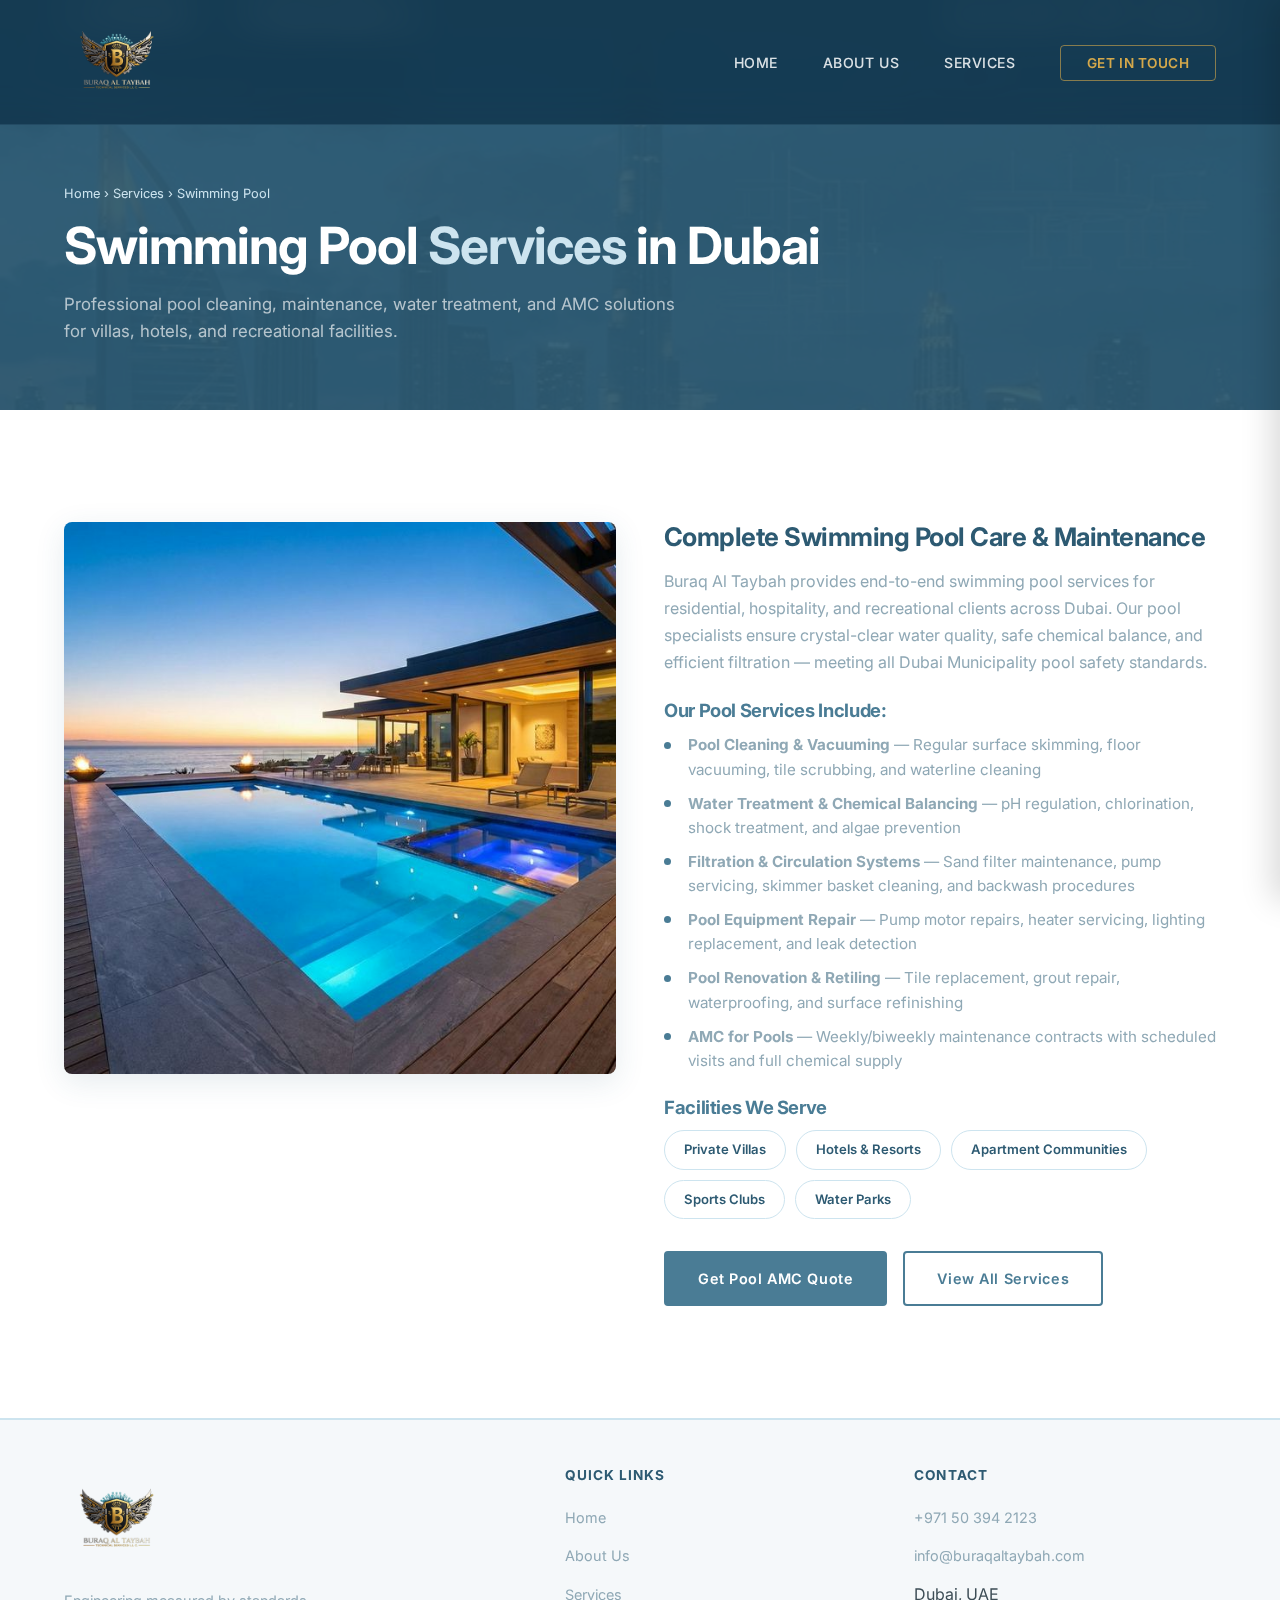
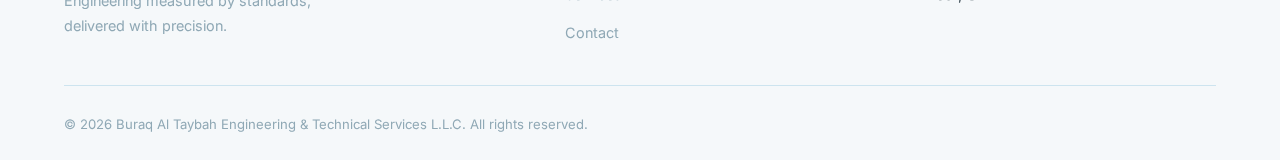
<file: swimming-pool-services-dubai.html>
<!DOCTYPE html>
<html lang="en">

<head>
    <meta charset="UTF-8">
    <meta name="viewport" content="width=device-width, initial-scale=1.0">
    <title>Swimming Pool Services Dubai | Cleaning, Maintenance & AMC | Buraq Al Taybah</title>
    <meta name="description"
        content="Professional swimming pool services in Dubai — pool cleaning, water treatment, filtration system maintenance, repairs, and AMC for villas, hotels, and recreational facilities across the UAE.">
    <meta name="keywords"
        content="swimming pool services Dubai, pool cleaning Dubai, pool maintenance UAE, water treatment Dubai, pool filtration system, pool AMC contract, villa pool maintenance, hotel pool services, pool repair Dubai, pool circulation system, Buraq Al Taybah pool">
    <meta name="author" content="Buraq Al Taybah Engineering & Technical Services L.L.C">
    <meta name="robots" content="index, follow">
    <link rel="canonical" href="https://www.buraqaltaybah.com/swimming-pool-services-dubai.html">
    <link rel="icon" type="image/png" href="assets/logo.png">
    <meta property="og:type" content="website">
    <meta property="og:title" content="Swimming Pool Services in Dubai | Buraq Al Taybah">
    <meta property="og:description"
        content="Pool cleaning, water treatment, filtration maintenance & AMC for villas, hotels, and facilities.">
    <meta property="og:url" content="https://www.buraqaltaybah.com/swimming-pool-services-dubai.html">
    <meta property="og:image" content="https://www.buraqaltaybah.com/assets/service_pool.png">
    <meta property="og:site_name" content="Buraq Al Taybah">
    <meta name="theme-color" content="#0b2c4d">
    <link rel="sitemap" type="application/xml" href="/sitemap.xml">
    <link rel="stylesheet" href="assets/style2.css">
    <script type="application/ld+json">
    { "@context": "https://schema.org", "@type": "Service", "serviceType": "Swimming Pool Services", "provider": { "@type": "ProfessionalService", "name": "Buraq Al Taybah Engineering & Technical Services L.L.C", "url": "https://www.buraqaltaybah.com", "telephone": "+971503942123" }, "areaServed": { "@type": "City", "name": "Dubai" }, "description": "Pool cleaning, water treatment, filtration and circulation system checks, repairs and AMC for villas, hotels, and recreational facilities." }
    </script>
</head>

<body>
    <div class="top-bar">
        <div class="container top-bar-container">
            <div class="tb-left"><a href="tel:+971503942123" class="tb-link"><svg width="14" height="14"
                        viewBox="0 0 24 24" fill="none" stroke="currentColor" stroke-width="2" stroke-linecap="round"
                        stroke-linejoin="round">
                        <path
                            d="M22 16.92v3a2 2 0 0 1-2.18 2 19.79 19.79 0 0 1-8.63-3.07 19.5 19.5 0 0 1-6-6 19.79 19.79 0 0 1-3.07-8.67A2 2 0 0 1 4.11 2h3a2 2 0 0 1 2 1.72 12.84 12.84 0 0 0 .7 2.81 2 2 0 0 1-.45 2.11L8.09 9.91a16 16 0 0 0 6 6l1.27-1.27a2 2 0 0 1 2.11-.45 12.84 12.84 0 0 0 2.81.7A2 2 0 0 1 22 16.92z" />
                    </svg> +971 50 394 2123</a><span class="tb-divider">|</span><a href="mailto:info@buraqaltaybah.com"
                    class="tb-link"><svg width="14" height="14" viewBox="0 0 24 24" fill="none" stroke="currentColor"
                        stroke-width="2" stroke-linecap="round" stroke-linejoin="round">
                        <path d="M4 4h16c1.1 0 2 .9 2 2v12c0 1.1-.9 2-2 2H4c-1.1 0-2-.9-2-2V6c0-1.1.9-2 2-2z" />
                        <polyline points="22,6 12,13 2,6" />
                    </svg> info@buraqaltaybah.com</a></div>
            <div class="tb-right"><span>Mon–Sat: 8:00 AM – 6:00 PM &nbsp;|&nbsp; Dubai, UAE</span></div>
        </div>
    </div>
    <header class="header" id="site-header">
        <div class="container header-container"><a href="index.html" class="logo"><img src="assets/logo.png"
                    alt="Buraq Al Taybah Logo"></a>
            <nav class="desktop-nav">
                <ul>
                    <li><a href="index.html" class="nav-link">Home</a></li>
                    <li><a href="index.html#about" class="nav-link">About Us</a></li>
                    <li><a href="services.html" class="nav-link">Services</a></li>
                    <li><a href="index.html#contact" class="nav-cta">Get in Touch</a></li>
                </ul>
            </nav><button class="mobile-menu-btn" aria-label="Toggle menu"><svg width="26" height="26"
                    viewBox="0 0 24 24" fill="none" stroke="currentColor" stroke-width="2" stroke-linecap="round"
                    stroke-linejoin="round">
                    <line x1="3" y1="12" x2="21" y2="12" />
                    <line x1="3" y1="6" x2="21" y2="6" />
                    <line x1="3" y1="18" x2="21" y2="18" />
                </svg></button>
        </div>
    </header>

    <!-- MOBILE NAV DRAWER -->
    <div class="mobile-nav-overlay" id="mobile-overlay"></div>
    <nav class="mobile-nav" id="mobile-nav">
        <button class="mobile-nav-close" id="mobile-nav-close" aria-label="Close menu"><svg width="24" height="24" viewBox="0 0 24 24" fill="none" stroke="currentColor" stroke-width="2" stroke-linecap="round" stroke-linejoin="round"><line x1="18" y1="6" x2="6" y2="18"/><line x1="6" y1="6" x2="18" y2="18"/></svg></button>
        <ul class="mobile-nav-links">
            <li><a href="index.html">Home</a></li>
            <li><a href="index.html#about">About Us</a></li>
            <li><a href="services.html">Services</a></li>
            <li><a href="blog/">Blog</a></li>
            <li><a href="index.html#contact" class="mobile-nav-cta">Get in Touch</a></li>
        </ul>
    </nav>


    <section class="page-hero">
        <div class="container">
            <p class="breadcrumb"><a href="index.html">Home</a> &rsaquo; <a href="services.html">Services</a> &rsaquo;
                Swimming Pool</p>
            <h1 style="font-size:clamp(2rem,4vw,3.2rem); color:var(--brand-white); margin-bottom:1rem;">
                Swimming Pool <span style="color:var(--brand-blue-pale);">Services</span> in Dubai
            </h1>
            <p style="color:rgba(255,255,255,0.65); font-size:1.05rem; max-width:620px;">Professional pool cleaning,
                maintenance, water treatment, and AMC solutions for villas, hotels, and recreational facilities.</p>
        </div>
    </section>

    <section class="section bg-white">
        <div class="container">
            <div class="service-page-grid">
                <div class="sp-image"><img src="assets/service_pool.png"
                        alt="Swimming pool maintenance services in Dubai"></div>
                <div class="sp-content">
                    <h2>Complete Swimming Pool Care & Maintenance</h2>
                    <p>Buraq Al Taybah provides end-to-end swimming pool services for residential, hospitality, and
                        recreational clients across Dubai. Our pool specialists ensure crystal-clear water quality, safe
                        chemical balance, and efficient filtration — meeting all Dubai Municipality pool safety
                        standards.</p>

                    <h3>Our Pool Services Include:</h3>
                    <ul class="sp-list">
                        <li><strong>Pool Cleaning & Vacuuming</strong> — Regular surface skimming, floor vacuuming, tile
                            scrubbing, and waterline cleaning</li>
                        <li><strong>Water Treatment & Chemical Balancing</strong> — pH regulation, chlorination, shock
                            treatment, and algae prevention</li>
                        <li><strong>Filtration & Circulation Systems</strong> — Sand filter maintenance, pump servicing,
                            skimmer basket cleaning, and backwash procedures</li>
                        <li><strong>Pool Equipment Repair</strong> — Pump motor repairs, heater servicing, lighting
                            replacement, and leak detection</li>
                        <li><strong>Pool Renovation & Retiling</strong> — Tile replacement, grout repair, waterproofing,
                            and surface refinishing</li>
                        <li><strong>AMC for Pools</strong> — Weekly/biweekly maintenance contracts with scheduled visits
                            and full chemical supply</li>
                    </ul>

                    <h3>Facilities We Serve</h3>
                    <div class="sp-tags">
                        <span class="cap-tag">Private Villas</span>
                        <span class="cap-tag">Hotels & Resorts</span>
                        <span class="cap-tag">Apartment Communities</span>
                        <span class="cap-tag">Sports Clubs</span>
                        <span class="cap-tag">Water Parks</span>
                    </div>

                    <div style="margin-top:2rem; display:flex; gap:1rem; flex-wrap:wrap;">
                        <a href="index.html#contact" class="btn btn-primary">Get Pool AMC Quote</a>
                        <a href="services.html" class="btn btn-outline">View All Services</a>
                    </div>
                </div>
            </div>
        </div>
    </section>

    <footer class="footer">
        <div class="container">
            <div class="footer-grid">
                <div class="footer-brand"><img src="assets/logo.png" alt="Buraq Al Taybah Logo">
                    <p>Engineering measured by standards, delivered with precision.</p>
                </div>
                <div class="footer-col">
                    <h4>Quick Links</h4>
                    <ul>
                        <li><a href="index.html">Home</a></li>
                        <li><a href="index.html#about">About Us</a></li>
                        <li><a href="services.html">Services</a></li>
                        <li><a href="index.html#contact">Contact</a></li>
                    </ul>
                </div>
                <div class="footer-col">
                    <h4>Contact</h4>
                    <ul>
                        <li><a href="tel:+971503942123">+971 50 394 2123</a></li>
                        <li><a href="mailto:info@buraqaltaybah.com">info@buraqaltaybah.com</a></li>
                        <li>Dubai, UAE</li>
                    </ul>
                </div>
            </div>
            <div class="footer-bottom">
                <p>&copy; 2026 Buraq Al Taybah Engineering & Technical Services L.L.C. All rights reserved.</p>
            </div>
        </div>
    </footer>
    <script>const header = document.getElementById('site-header'); window.addEventListener('scroll', () => { header.classList.toggle('scrolled', window.scrollY > 40); });</script>
</body>

</html>
</file>
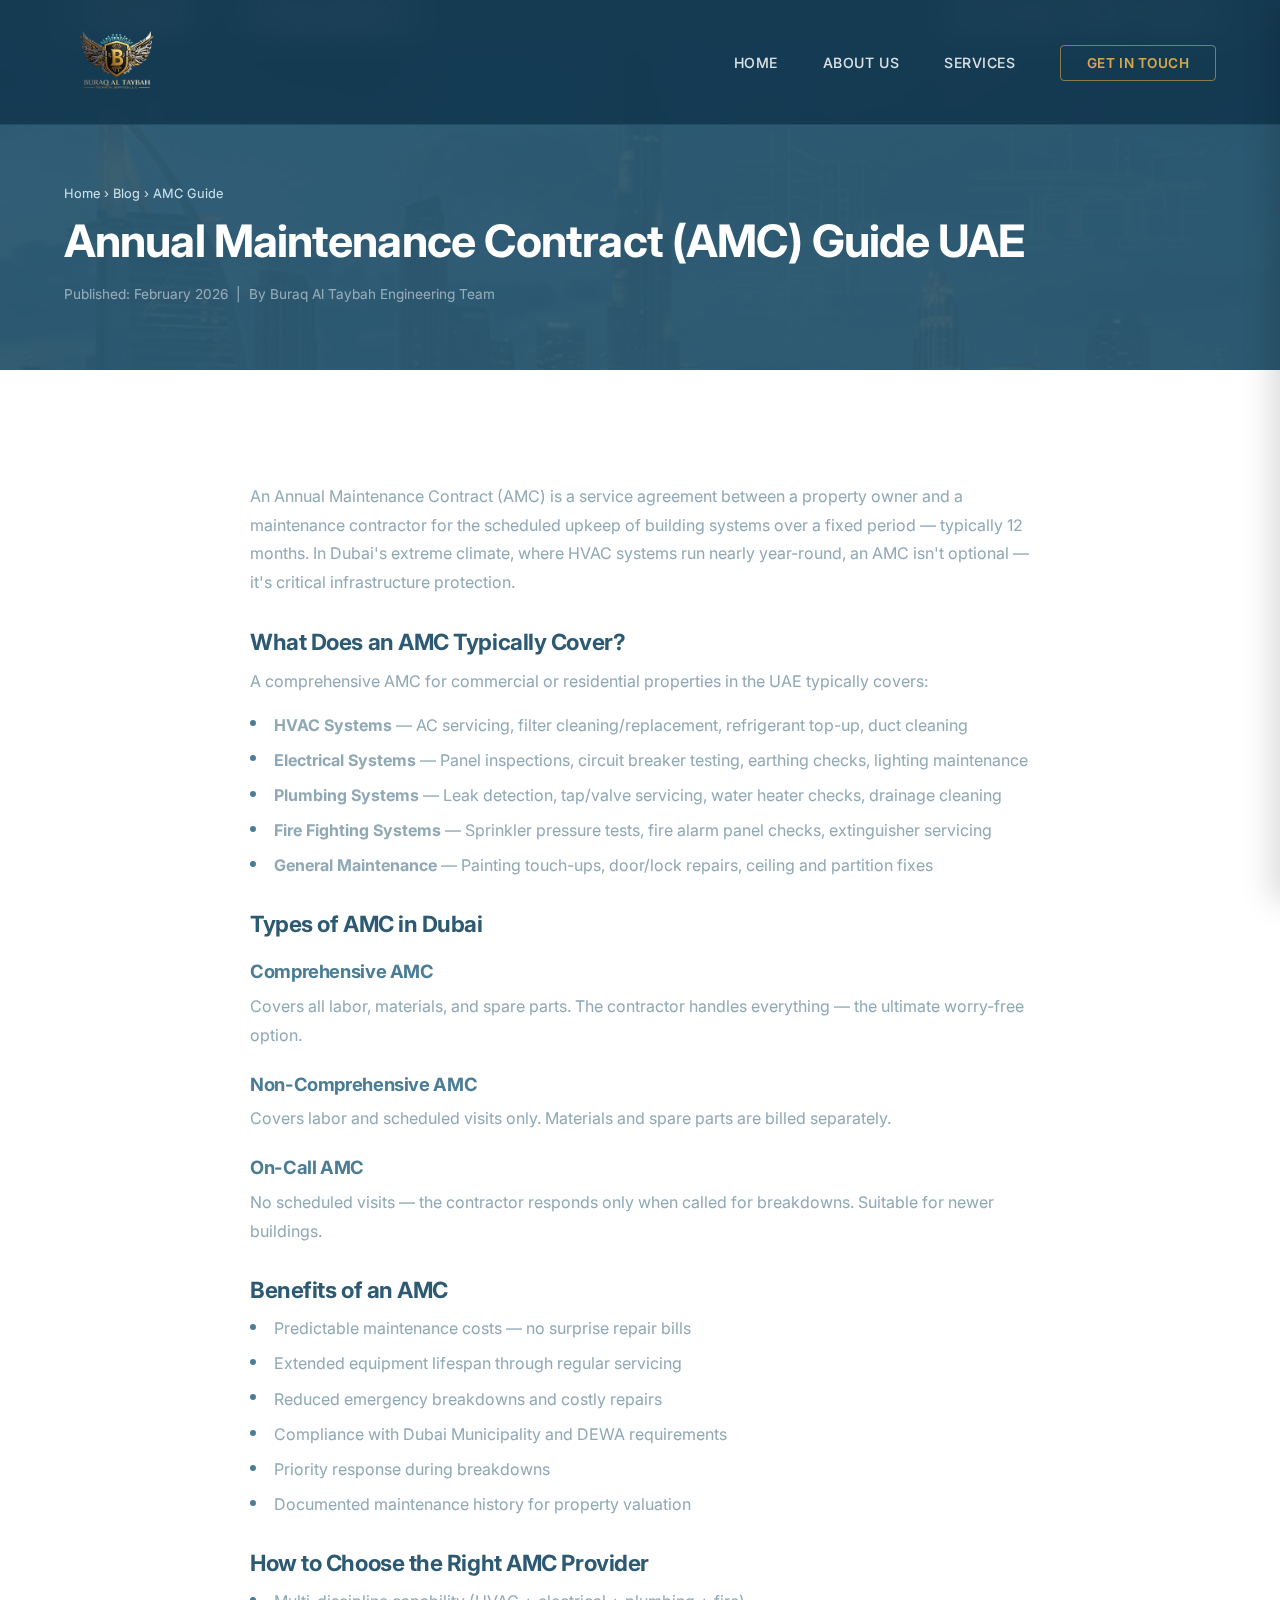
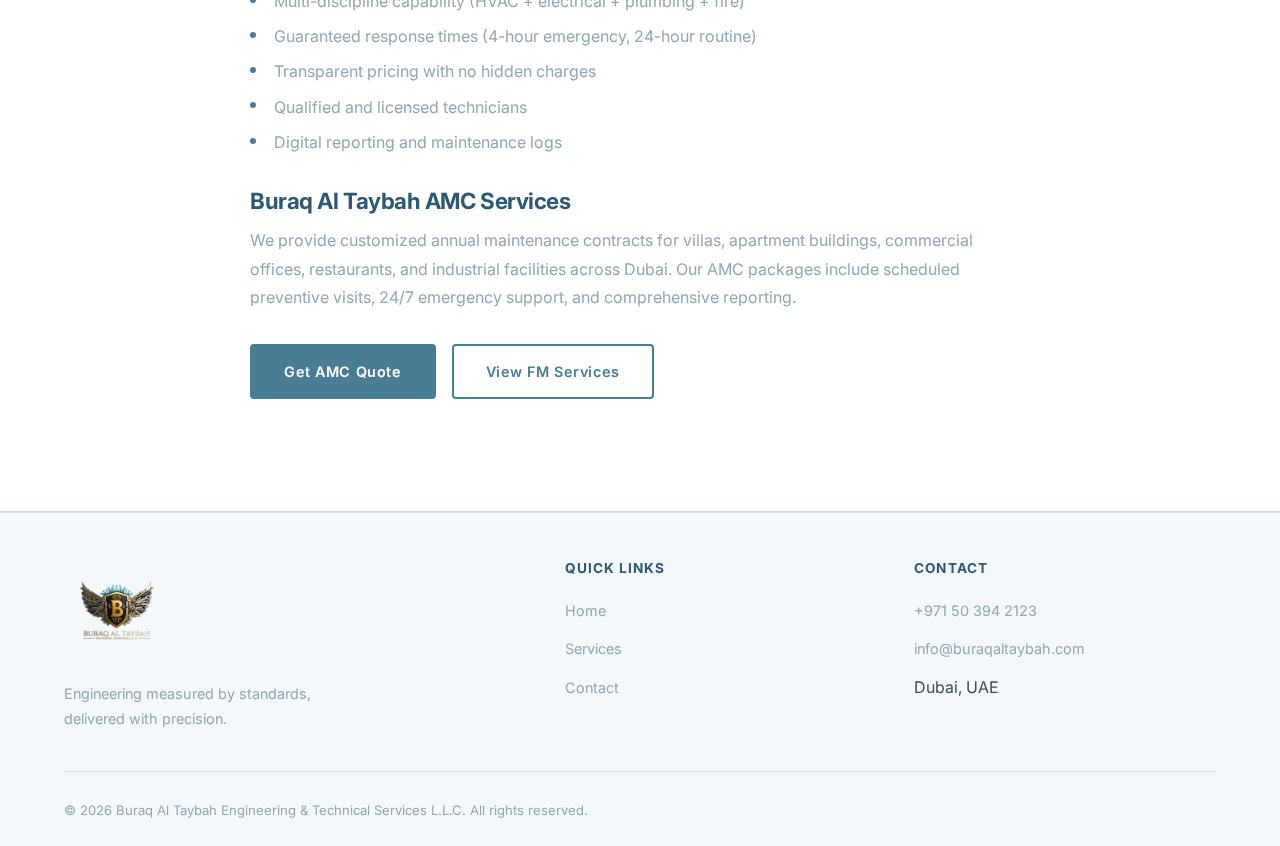
<file: blog/amc-maintenance-contract-guide-uae.html>
<!DOCTYPE html>
<html lang="en">

<head>
    <meta charset="UTF-8">
    <meta name="viewport" content="width=device-width, initial-scale=1.0">
    <title>Annual Maintenance Contract (AMC) Guide UAE | Everything You Need to Know | Buraq Al Taybah</title>
    <meta name="description"
        content="Complete guide to Annual Maintenance Contracts (AMC) in the UAE. Learn about AMC types, what they cover, pricing models, benefits, and how to choose the right AMC provider for your property in Dubai.">
    <meta name="keywords"
        content="AMC maintenance contract UAE, annual maintenance contract Dubai, AMC guide, building maintenance contract, HVAC AMC Dubai, property maintenance agreement, AMC pricing UAE, maintenance contract benefits">
    <meta name="author" content="Buraq Al Taybah Engineering & Technical Services L.L.C">
    <meta name="robots" content="index, follow">
    <link rel="canonical" href="https://www.buraqaltaybah.com/blog/amc-maintenance-contract-guide-uae.html">
    <link rel="icon" type="image/png" href="../assets/logo.png">
    <meta property="og:type" content="article">
    <meta property="og:title" content="Annual Maintenance Contract (AMC) Guide UAE">
    <meta property="og:description"
        content="Everything you need to know about AMC contracts for buildings in Dubai and the UAE.">
    <meta property="og:url" content="https://www.buraqaltaybah.com/blog/amc-maintenance-contract-guide-uae.html">
    <meta property="og:site_name" content="Buraq Al Taybah">
    <meta name="theme-color" content="#0b2c4d">
    <link rel="stylesheet" href="../assets/style2.css">
    <script type="application/ld+json">
    { "@context": "https://schema.org", "@type": "Article", "headline": "Annual Maintenance Contract (AMC) Guide UAE", "author": { "@type": "Organization", "name": "Buraq Al Taybah Engineering & Technical Services L.L.C" }, "publisher": { "@type": "Organization", "name": "Buraq Al Taybah", "logo": { "@type": "ImageObject", "url": "https://www.buraqaltaybah.com/assets/logo.png" } }, "datePublished": "2026-02-23", "description": "Complete guide to annual maintenance contracts in the UAE." }
    </script>
</head>

<body>
    <div class="top-bar">
        <div class="container top-bar-container">
            <div class="tb-left"><a href="tel:+971503942123" class="tb-link"><svg width="14" height="14"
                        viewBox="0 0 24 24" fill="none" stroke="currentColor" stroke-width="2" stroke-linecap="round"
                        stroke-linejoin="round">
                        <path
                            d="M22 16.92v3a2 2 0 0 1-2.18 2 19.79 19.79 0 0 1-8.63-3.07 19.5 19.5 0 0 1-6-6 19.79 19.79 0 0 1-3.07-8.67A2 2 0 0 1 4.11 2h3a2 2 0 0 1 2 1.72 12.84 12.84 0 0 0 .7 2.81 2 2 0 0 1-.45 2.11L8.09 9.91a16 16 0 0 0 6 6l1.27-1.27a2 2 0 0 1 2.11-.45 12.84 12.84 0 0 0 2.81.7A2 2 0 0 1 22 16.92z" />
                    </svg> +971 50 394 2123</a><span class="tb-divider">|</span><a href="mailto:info@buraqaltaybah.com"
                    class="tb-link"><svg width="14" height="14" viewBox="0 0 24 24" fill="none" stroke="currentColor"
                        stroke-width="2" stroke-linecap="round" stroke-linejoin="round">
                        <path d="M4 4h16c1.1 0 2 .9 2 2v12c0 1.1-.9 2-2 2H4c-1.1 0-2-.9-2-2V6c0-1.1.9-2 2-2z" />
                        <polyline points="22,6 12,13 2,6" />
                    </svg> info@buraqaltaybah.com</a></div>
            <div class="tb-right"><span>Mon–Sat: 8:00 AM – 6:00 PM &nbsp;|&nbsp; Dubai, UAE</span></div>
        </div>
    </div>
    <header class="header" id="site-header">
        <div class="container header-container"><a href="../index.html" class="logo"><img src="../assets/logo.png"
                    alt="Buraq Al Taybah Logo"></a>
            <nav class="desktop-nav">
                <ul>
                    <li><a href="../index.html" class="nav-link">Home</a></li>
                    <li><a href="../index.html#about" class="nav-link">About Us</a></li>
                    <li><a href="../services.html" class="nav-link">Services</a></li>
                    <li><a href="../index.html#contact" class="nav-cta">Get in Touch</a></li>
                </ul>
            </nav><button class="mobile-menu-btn" aria-label="Toggle menu"><svg width="26" height="26"
                    viewBox="0 0 24 24" fill="none" stroke="currentColor" stroke-width="2" stroke-linecap="round"
                    stroke-linejoin="round">
                    <line x1="3" y1="12" x2="21" y2="12" />
                    <line x1="3" y1="6" x2="21" y2="6" />
                    <line x1="3" y1="18" x2="21" y2="18" />
                </svg></button>
        </div>
    </header>

    <!-- MOBILE NAV DRAWER -->
    <div class="mobile-nav-overlay" id="mobile-overlay"></div>
    <nav class="mobile-nav" id="mobile-nav">
        <button class="mobile-nav-close" id="mobile-nav-close" aria-label="Close menu"><svg width="24" height="24" viewBox="0 0 24 24" fill="none" stroke="currentColor" stroke-width="2" stroke-linecap="round" stroke-linejoin="round"><line x1="18" y1="6" x2="6" y2="18"/><line x1="6" y1="6" x2="18" y2="18"/></svg></button>
        <ul class="mobile-nav-links">
            <li><a href="../index.html">Home</a></li>
            <li><a href="../index.html#about">About Us</a></li>
            <li><a href="../services.html">Services</a></li>
            <li><a href="../blog/">Blog</a></li>
            <li><a href="../index.html#contact" class="mobile-nav-cta">Get in Touch</a></li>
        </ul>
    </nav>


    <section class="page-hero">
        <div class="container">
            <p class="breadcrumb"><a href="../index.html">Home</a> &rsaquo; <a href="../blog/">Blog</a> &rsaquo; AMC
                Guide</p>
            <h1 style="font-size:clamp(1.8rem,3.5vw,2.8rem); color:var(--brand-white); margin-bottom:1rem;">Annual
                Maintenance Contract (AMC) Guide UAE</h1>
            <p style="color:rgba(255,255,255,0.5); font-size:0.85rem;">Published: February 2026 &nbsp;|&nbsp; By Buraq
                Al Taybah Engineering Team</p>
        </div>
    </section>

    <section class="section bg-white">
        <div class="container">
            <div class="blog-article">
                <p>An Annual Maintenance Contract (AMC) is a service agreement between a property owner and a
                    maintenance contractor for the scheduled upkeep of building systems over a fixed period — typically
                    12 months. In Dubai's extreme climate, where HVAC systems run nearly year-round, an AMC isn't
                    optional — it's critical infrastructure protection.</p>

                <h2>What Does an AMC Typically Cover?</h2>
                <p>A comprehensive AMC for commercial or residential properties in the UAE typically covers:</p>
                <ul>
                    <li><strong>HVAC Systems</strong> — AC servicing, filter cleaning/replacement, refrigerant top-up,
                        duct cleaning</li>
                    <li><strong>Electrical Systems</strong> — Panel inspections, circuit breaker testing, earthing
                        checks, lighting maintenance</li>
                    <li><strong>Plumbing Systems</strong> — Leak detection, tap/valve servicing, water heater checks,
                        drainage cleaning</li>
                    <li><strong>Fire Fighting Systems</strong> — Sprinkler pressure tests, fire alarm panel checks,
                        extinguisher servicing</li>
                    <li><strong>General Maintenance</strong> — Painting touch-ups, door/lock repairs, ceiling and
                        partition fixes</li>
                </ul>

                <h2>Types of AMC in Dubai</h2>
                <h3>Comprehensive AMC</h3>
                <p>Covers all labor, materials, and spare parts. The contractor handles everything — the ultimate
                    worry-free option.</p>
                <h3>Non-Comprehensive AMC</h3>
                <p>Covers labor and scheduled visits only. Materials and spare parts are billed separately.</p>
                <h3>On-Call AMC</h3>
                <p>No scheduled visits — the contractor responds only when called for breakdowns. Suitable for newer
                    buildings.</p>

                <h2>Benefits of an AMC</h2>
                <ul>
                    <li>Predictable maintenance costs — no surprise repair bills</li>
                    <li>Extended equipment lifespan through regular servicing</li>
                    <li>Reduced emergency breakdowns and costly repairs</li>
                    <li>Compliance with Dubai Municipality and DEWA requirements</li>
                    <li>Priority response during breakdowns</li>
                    <li>Documented maintenance history for property valuation</li>
                </ul>

                <h2>How to Choose the Right AMC Provider</h2>
                <ul>
                    <li>Multi-discipline capability (HVAC + electrical + plumbing + fire)</li>
                    <li>Guaranteed response times (4-hour emergency, 24-hour routine)</li>
                    <li>Transparent pricing with no hidden charges</li>
                    <li>Qualified and licensed technicians</li>
                    <li>Digital reporting and maintenance logs</li>
                </ul>

                <h2>Buraq Al Taybah AMC Services</h2>
                <p>We provide customized annual maintenance contracts for villas, apartment buildings, commercial
                    offices, restaurants, and industrial facilities across Dubai. Our AMC packages include scheduled
                    preventive visits, 24/7 emergency support, and comprehensive reporting.</p>

                <div style="margin-top:2rem; display:flex; gap:1rem; flex-wrap:wrap;">
                    <a href="../index.html#contact" class="btn btn-primary">Get AMC Quote</a>
                    <a href="../facility-management-dubai.html" class="btn btn-outline">View FM Services</a>
                </div>
            </div>
        </div>
    </section>

    <footer class="footer">
        <div class="container">
            <div class="footer-grid">
                <div class="footer-brand"><img src="../assets/logo.png" alt="Buraq Al Taybah Logo">
                    <p>Engineering measured by standards, delivered with precision.</p>
                </div>
                <div class="footer-col">
                    <h4>Quick Links</h4>
                    <ul>
                        <li><a href="../index.html">Home</a></li>
                        <li><a href="../services.html">Services</a></li>
                        <li><a href="../index.html#contact">Contact</a></li>
                    </ul>
                </div>
                <div class="footer-col">
                    <h4>Contact</h4>
                    <ul>
                        <li><a href="tel:+971503942123">+971 50 394 2123</a></li>
                        <li><a href="mailto:info@buraqaltaybah.com">info@buraqaltaybah.com</a></li>
                        <li>Dubai, UAE</li>
                    </ul>
                </div>
            </div>
            <div class="footer-bottom">
                <p>&copy; 2026 Buraq Al Taybah Engineering & Technical Services L.L.C. All rights reserved.</p>
            </div>
        </div>
    </footer>
    <script>const header = document.getElementById('site-header'); window.addEventListener('scroll', () => { header.classList.toggle('scrolled', window.scrollY > 40); });</script>
</body>

</html>
</file>
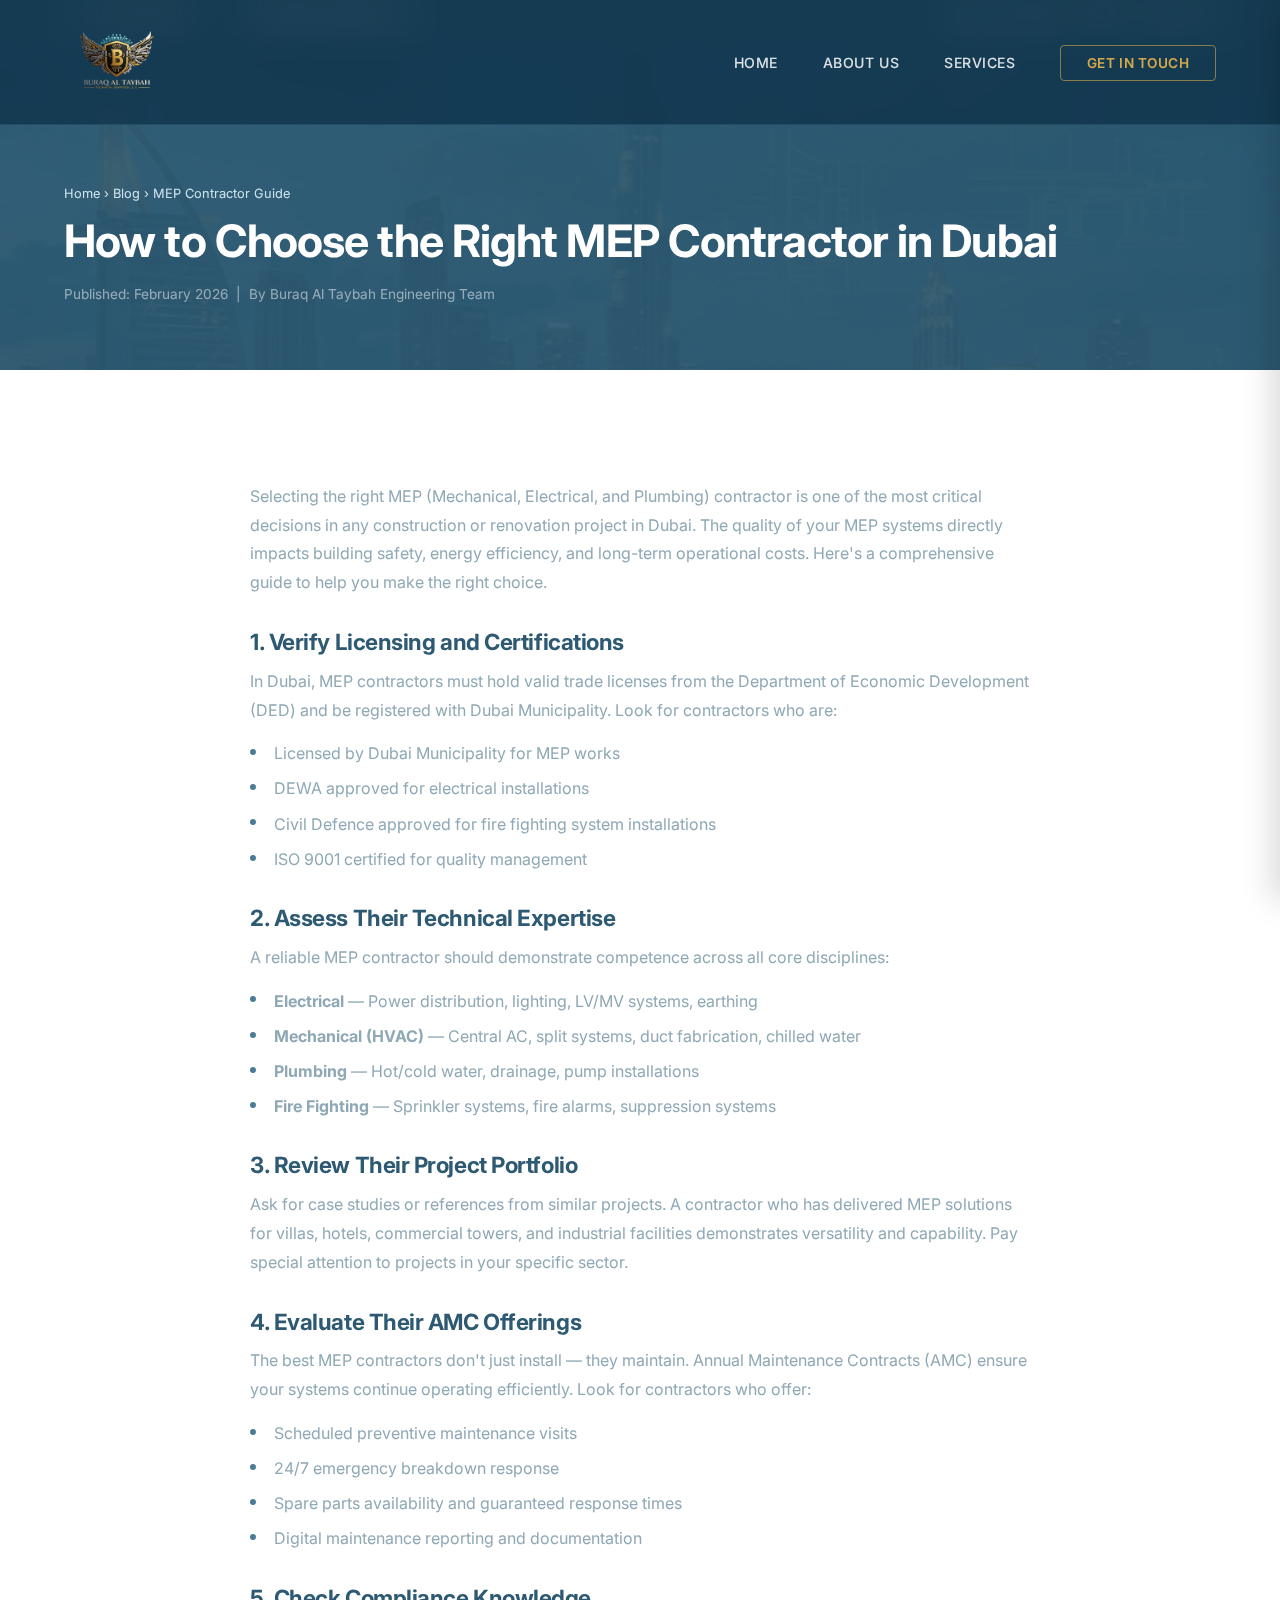
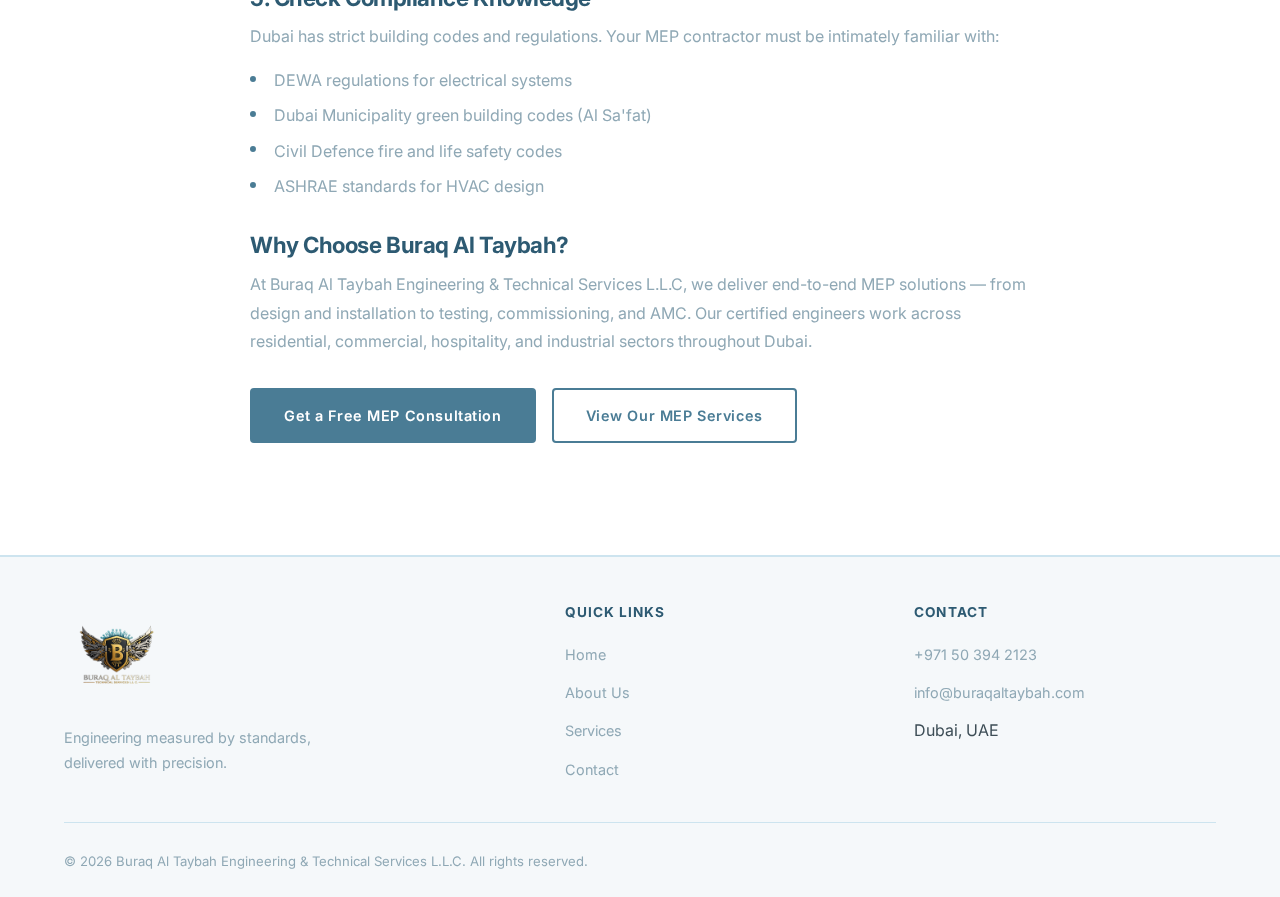
<file: blog/how-to-choose-mep-contractor-dubai.html>
<!DOCTYPE html>
<html lang="en">

<head>
    <meta charset="UTF-8">
    <meta name="viewport" content="width=device-width, initial-scale=1.0">
    <title>How to Choose the Right MEP Contractor in Dubai | Buraq Al Taybah Blog</title>
    <meta name="description"
        content="A comprehensive guide on selecting the best MEP contractor in Dubai. Learn what to look for in terms of licensing, experience, project portfolio, AMC offerings, and compliance with Dubai Municipality and DEWA regulations.">
    <meta name="keywords"
        content="how to choose MEP contractor Dubai, best MEP contractor UAE, MEP contractor selection guide, Dubai MEP companies, reliable MEP contractor, DEWA approved contractor">
    <meta name="author" content="Buraq Al Taybah Engineering & Technical Services L.L.C">
    <meta name="robots" content="index, follow">
    <link rel="canonical" href="https://www.buraqaltaybah.com/blog/how-to-choose-mep-contractor-dubai.html">
    <link rel="icon" type="image/png" href="../assets/logo.png">
    <meta property="og:type" content="article">
    <meta property="og:title" content="How to Choose the Right MEP Contractor in Dubai">
    <meta property="og:description"
        content="Expert guide on selecting a reliable MEP contractor for your Dubai project.">
    <meta property="og:url" content="https://www.buraqaltaybah.com/blog/how-to-choose-mep-contractor-dubai.html">
    <meta property="og:site_name" content="Buraq Al Taybah">
    <meta name="theme-color" content="#0b2c4d">
    <link rel="stylesheet" href="../assets/style2.css">
    <script type="application/ld+json">
    { "@context": "https://schema.org", "@type": "Article", "headline": "How to Choose the Right MEP Contractor in Dubai", "author": { "@type": "Organization", "name": "Buraq Al Taybah Engineering & Technical Services L.L.C" }, "publisher": { "@type": "Organization", "name": "Buraq Al Taybah", "logo": { "@type": "ImageObject", "url": "https://www.buraqaltaybah.com/assets/logo.png" } }, "datePublished": "2026-02-23", "description": "A guide on selecting the best MEP contractor in Dubai covering licensing, experience, and compliance." }
    </script>
</head>

<body>
    <div class="top-bar">
        <div class="container top-bar-container">
            <div class="tb-left"><a href="tel:+971503942123" class="tb-link"><svg width="14" height="14"
                        viewBox="0 0 24 24" fill="none" stroke="currentColor" stroke-width="2" stroke-linecap="round"
                        stroke-linejoin="round">
                        <path
                            d="M22 16.92v3a2 2 0 0 1-2.18 2 19.79 19.79 0 0 1-8.63-3.07 19.5 19.5 0 0 1-6-6 19.79 19.79 0 0 1-3.07-8.67A2 2 0 0 1 4.11 2h3a2 2 0 0 1 2 1.72 12.84 12.84 0 0 0 .7 2.81 2 2 0 0 1-.45 2.11L8.09 9.91a16 16 0 0 0 6 6l1.27-1.27a2 2 0 0 1 2.11-.45 12.84 12.84 0 0 0 2.81.7A2 2 0 0 1 22 16.92z" />
                    </svg> +971 50 394 2123</a><span class="tb-divider">|</span><a href="mailto:info@buraqaltaybah.com"
                    class="tb-link"><svg width="14" height="14" viewBox="0 0 24 24" fill="none" stroke="currentColor"
                        stroke-width="2" stroke-linecap="round" stroke-linejoin="round">
                        <path d="M4 4h16c1.1 0 2 .9 2 2v12c0 1.1-.9 2-2 2H4c-1.1 0-2-.9-2-2V6c0-1.1.9-2 2-2z" />
                        <polyline points="22,6 12,13 2,6" />
                    </svg> info@buraqaltaybah.com</a></div>
            <div class="tb-right"><span>Mon–Sat: 8:00 AM – 6:00 PM &nbsp;|&nbsp; Dubai, UAE</span></div>
        </div>
    </div>
    <header class="header" id="site-header">
        <div class="container header-container"><a href="../index.html" class="logo"><img src="../assets/logo.png"
                    alt="Buraq Al Taybah Logo"></a>
            <nav class="desktop-nav">
                <ul>
                    <li><a href="../index.html" class="nav-link">Home</a></li>
                    <li><a href="../index.html#about" class="nav-link">About Us</a></li>
                    <li><a href="../services.html" class="nav-link">Services</a></li>
                    <li><a href="../index.html#contact" class="nav-cta">Get in Touch</a></li>
                </ul>
            </nav><button class="mobile-menu-btn" aria-label="Toggle menu"><svg width="26" height="26"
                    viewBox="0 0 24 24" fill="none" stroke="currentColor" stroke-width="2" stroke-linecap="round"
                    stroke-linejoin="round">
                    <line x1="3" y1="12" x2="21" y2="12" />
                    <line x1="3" y1="6" x2="21" y2="6" />
                    <line x1="3" y1="18" x2="21" y2="18" />
                </svg></button>
        </div>
    </header>

    <!-- MOBILE NAV DRAWER -->
    <div class="mobile-nav-overlay" id="mobile-overlay"></div>
    <nav class="mobile-nav" id="mobile-nav">
        <button class="mobile-nav-close" id="mobile-nav-close" aria-label="Close menu"><svg width="24" height="24" viewBox="0 0 24 24" fill="none" stroke="currentColor" stroke-width="2" stroke-linecap="round" stroke-linejoin="round"><line x1="18" y1="6" x2="6" y2="18"/><line x1="6" y1="6" x2="18" y2="18"/></svg></button>
        <ul class="mobile-nav-links">
            <li><a href="../index.html">Home</a></li>
            <li><a href="../index.html#about">About Us</a></li>
            <li><a href="../services.html">Services</a></li>
            <li><a href="../blog/">Blog</a></li>
            <li><a href="../index.html#contact" class="mobile-nav-cta">Get in Touch</a></li>
        </ul>
    </nav>


    <section class="page-hero">
        <div class="container">
            <p class="breadcrumb"><a href="../index.html">Home</a> &rsaquo; <a href="../blog/">Blog</a> &rsaquo; MEP
                Contractor Guide</p>
            <h1 style="font-size:clamp(1.8rem,3.5vw,2.8rem); color:var(--brand-white); margin-bottom:1rem;">
                How to Choose the Right MEP Contractor in Dubai
            </h1>
            <p style="color:rgba(255,255,255,0.5); font-size:0.85rem;">Published: February 2026 &nbsp;|&nbsp; By Buraq
                Al Taybah Engineering Team</p>
        </div>
    </section>

    <section class="section bg-white">
        <div class="container">
            <div class="blog-article">
                <p>Selecting the right MEP (Mechanical, Electrical, and Plumbing) contractor is one of the most critical
                    decisions in any construction or renovation project in Dubai. The quality of your MEP systems
                    directly impacts building safety, energy efficiency, and long-term operational costs. Here's a
                    comprehensive guide to help you make the right choice.</p>

                <h2>1. Verify Licensing and Certifications</h2>
                <p>In Dubai, MEP contractors must hold valid trade licenses from the Department of Economic Development
                    (DED) and be registered with Dubai Municipality. Look for contractors who are:</p>
                <ul>
                    <li>Licensed by Dubai Municipality for MEP works</li>
                    <li>DEWA approved for electrical installations</li>
                    <li>Civil Defence approved for fire fighting system installations</li>
                    <li>ISO 9001 certified for quality management</li>
                </ul>

                <h2>2. Assess Their Technical Expertise</h2>
                <p>A reliable MEP contractor should demonstrate competence across all core disciplines:</p>
                <ul>
                    <li><strong>Electrical</strong> — Power distribution, lighting, LV/MV systems, earthing</li>
                    <li><strong>Mechanical (HVAC)</strong> — Central AC, split systems, duct fabrication, chilled water
                    </li>
                    <li><strong>Plumbing</strong> — Hot/cold water, drainage, pump installations</li>
                    <li><strong>Fire Fighting</strong> — Sprinkler systems, fire alarms, suppression systems</li>
                </ul>

                <h2>3. Review Their Project Portfolio</h2>
                <p>Ask for case studies or references from similar projects. A contractor who has delivered MEP
                    solutions for villas, hotels, commercial towers, and industrial facilities demonstrates versatility
                    and capability. Pay special attention to projects in your specific sector.</p>

                <h2>4. Evaluate Their AMC Offerings</h2>
                <p>The best MEP contractors don't just install — they maintain. Annual Maintenance Contracts (AMC)
                    ensure your systems continue operating efficiently. Look for contractors who offer:</p>
                <ul>
                    <li>Scheduled preventive maintenance visits</li>
                    <li>24/7 emergency breakdown response</li>
                    <li>Spare parts availability and guaranteed response times</li>
                    <li>Digital maintenance reporting and documentation</li>
                </ul>

                <h2>5. Check Compliance Knowledge</h2>
                <p>Dubai has strict building codes and regulations. Your MEP contractor must be intimately familiar
                    with:</p>
                <ul>
                    <li>DEWA regulations for electrical systems</li>
                    <li>Dubai Municipality green building codes (Al Sa'fat)</li>
                    <li>Civil Defence fire and life safety codes</li>
                    <li>ASHRAE standards for HVAC design</li>
                </ul>

                <h2>Why Choose Buraq Al Taybah?</h2>
                <p>At Buraq Al Taybah Engineering & Technical Services L.L.C, we deliver end-to-end MEP solutions — from
                    design and installation to testing, commissioning, and AMC. Our certified engineers work across
                    residential, commercial, hospitality, and industrial sectors throughout Dubai.</p>

                <div style="margin-top:2rem; display:flex; gap:1rem; flex-wrap:wrap;">
                    <a href="../index.html#contact" class="btn btn-primary">Get a Free MEP Consultation</a>
                    <a href="../mep-services-dubai.html" class="btn btn-outline">View Our MEP Services</a>
                </div>
            </div>
        </div>
    </section>

    <footer class="footer">
        <div class="container">
            <div class="footer-grid">
                <div class="footer-brand"><img src="../assets/logo.png" alt="Buraq Al Taybah Logo">
                    <p>Engineering measured by standards, delivered with precision.</p>
                </div>
                <div class="footer-col">
                    <h4>Quick Links</h4>
                    <ul>
                        <li><a href="../index.html">Home</a></li>
                        <li><a href="../index.html#about">About Us</a></li>
                        <li><a href="../services.html">Services</a></li>
                        <li><a href="../index.html#contact">Contact</a></li>
                    </ul>
                </div>
                <div class="footer-col">
                    <h4>Contact</h4>
                    <ul>
                        <li><a href="tel:+971503942123">+971 50 394 2123</a></li>
                        <li><a href="mailto:info@buraqaltaybah.com">info@buraqaltaybah.com</a></li>
                        <li>Dubai, UAE</li>
                    </ul>
                </div>
            </div>
            <div class="footer-bottom">
                <p>&copy; 2026 Buraq Al Taybah Engineering & Technical Services L.L.C. All rights reserved.</p>
            </div>
        </div>
    </footer>
    <script>const header = document.getElementById('site-header'); window.addEventListener('scroll', () => { header.classList.toggle('scrolled', window.scrollY > 40); });</script>
</body>

</html>
</file>
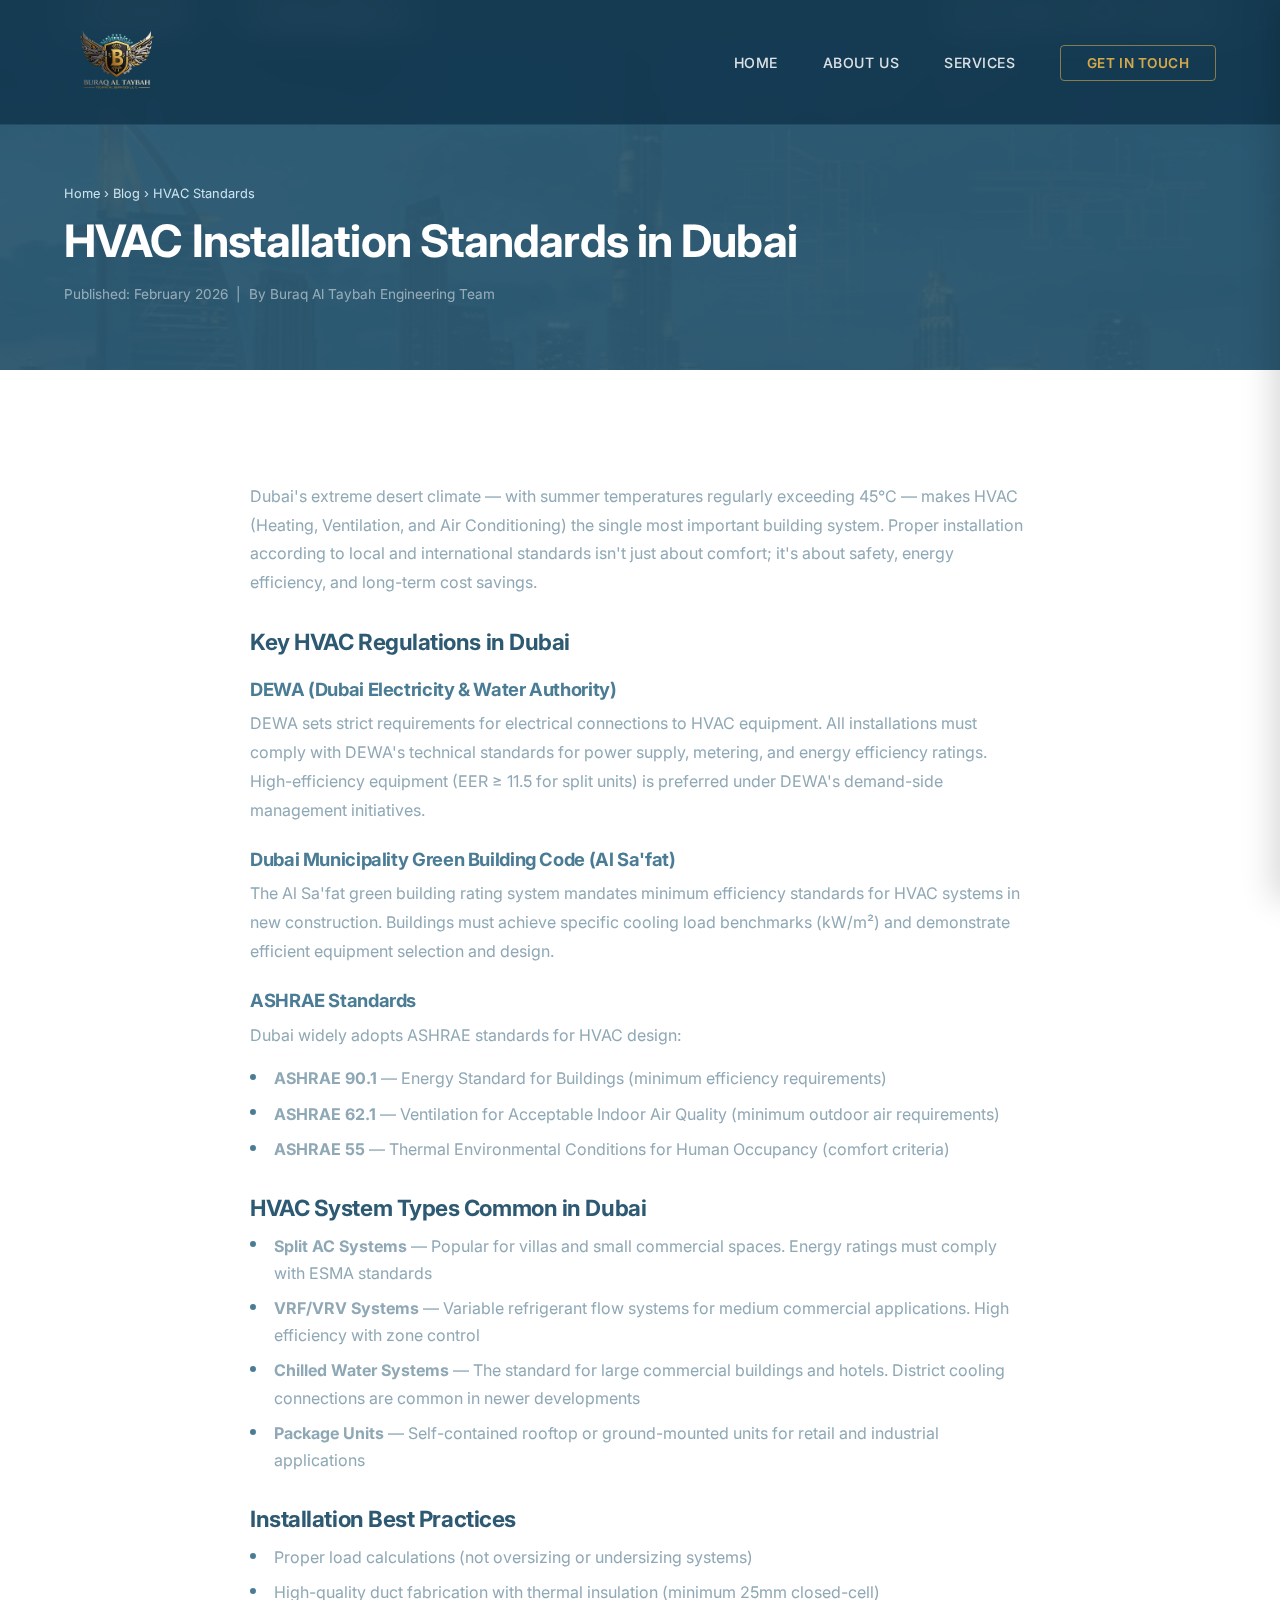
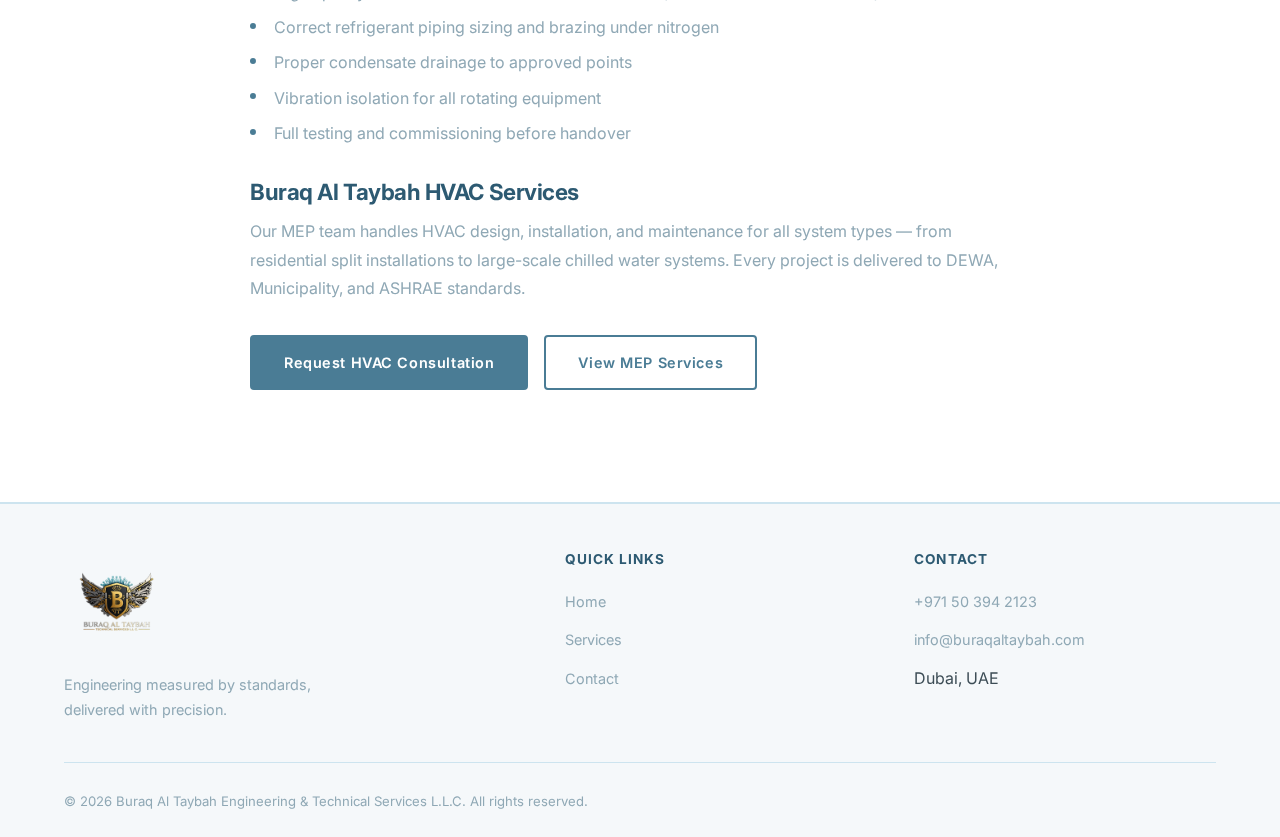
<file: blog/hvac-installation-standards-dubai.html>
<!DOCTYPE html>
<html lang="en">

<head>
    <meta charset="UTF-8">
    <meta name="viewport" content="width=device-width, initial-scale=1.0">
    <title>HVAC Installation Standards in Dubai | DEWA & Municipality Compliance | Buraq Al Taybah</title>
    <meta name="description"
        content="Complete guide to HVAC installation standards and regulations in Dubai. Understand DEWA requirements, Dubai Municipality codes, ASHRAE standards, and best practices for residential, commercial, and hospitality AC installations.">
    <meta name="keywords"
        content="HVAC installation standards Dubai, DEWA HVAC regulations, air conditioning standards UAE, Dubai Municipality HVAC code, ASHRAE standards Dubai, AC installation Dubai, HVAC compliance, chilled water system standards">
    <meta name="author" content="Buraq Al Taybah Engineering & Technical Services L.L.C">
    <meta name="robots" content="index, follow">
    <link rel="canonical" href="https://www.buraqaltaybah.com/blog/hvac-installation-standards-dubai.html">
    <link rel="icon" type="image/png" href="../assets/logo.png">
    <meta property="og:type" content="article">
    <meta property="og:title" content="HVAC Installation Standards in Dubai">
    <meta property="og:description"
        content="Understanding HVAC codes, DEWA regulations, and installation best practices in Dubai.">
    <meta property="og:url" content="https://www.buraqaltaybah.com/blog/hvac-installation-standards-dubai.html">
    <meta property="og:site_name" content="Buraq Al Taybah">
    <meta name="theme-color" content="#0b2c4d">
    <link rel="stylesheet" href="../assets/style2.css">
    <script type="application/ld+json">
    { "@context": "https://schema.org", "@type": "Article", "headline": "HVAC Installation Standards in Dubai", "author": { "@type": "Organization", "name": "Buraq Al Taybah Engineering & Technical Services L.L.C" }, "publisher": { "@type": "Organization", "name": "Buraq Al Taybah", "logo": { "@type": "ImageObject", "url": "https://www.buraqaltaybah.com/assets/logo.png" } }, "datePublished": "2026-02-23", "description": "Guide to HVAC installation codes and standards for Dubai properties." }
    </script>
</head>

<body>
    <div class="top-bar">
        <div class="container top-bar-container">
            <div class="tb-left"><a href="tel:+971503942123" class="tb-link"><svg width="14" height="14"
                        viewBox="0 0 24 24" fill="none" stroke="currentColor" stroke-width="2" stroke-linecap="round"
                        stroke-linejoin="round">
                        <path
                            d="M22 16.92v3a2 2 0 0 1-2.18 2 19.79 19.79 0 0 1-8.63-3.07 19.5 19.5 0 0 1-6-6 19.79 19.79 0 0 1-3.07-8.67A2 2 0 0 1 4.11 2h3a2 2 0 0 1 2 1.72 12.84 12.84 0 0 0 .7 2.81 2 2 0 0 1-.45 2.11L8.09 9.91a16 16 0 0 0 6 6l1.27-1.27a2 2 0 0 1 2.11-.45 12.84 12.84 0 0 0 2.81.7A2 2 0 0 1 22 16.92z" />
                    </svg> +971 50 394 2123</a><span class="tb-divider">|</span><a href="mailto:info@buraqaltaybah.com"
                    class="tb-link"><svg width="14" height="14" viewBox="0 0 24 24" fill="none" stroke="currentColor"
                        stroke-width="2" stroke-linecap="round" stroke-linejoin="round">
                        <path d="M4 4h16c1.1 0 2 .9 2 2v12c0 1.1-.9 2-2 2H4c-1.1 0-2-.9-2-2V6c0-1.1.9-2 2-2z" />
                        <polyline points="22,6 12,13 2,6" />
                    </svg> info@buraqaltaybah.com</a></div>
            <div class="tb-right"><span>Mon–Sat: 8:00 AM – 6:00 PM &nbsp;|&nbsp; Dubai, UAE</span></div>
        </div>
    </div>
    <header class="header" id="site-header">
        <div class="container header-container"><a href="../index.html" class="logo"><img src="../assets/logo.png"
                    alt="Buraq Al Taybah Logo"></a>
            <nav class="desktop-nav">
                <ul>
                    <li><a href="../index.html" class="nav-link">Home</a></li>
                    <li><a href="../index.html#about" class="nav-link">About Us</a></li>
                    <li><a href="../services.html" class="nav-link">Services</a></li>
                    <li><a href="../index.html#contact" class="nav-cta">Get in Touch</a></li>
                </ul>
            </nav><button class="mobile-menu-btn" aria-label="Toggle menu"><svg width="26" height="26"
                    viewBox="0 0 24 24" fill="none" stroke="currentColor" stroke-width="2" stroke-linecap="round"
                    stroke-linejoin="round">
                    <line x1="3" y1="12" x2="21" y2="12" />
                    <line x1="3" y1="6" x2="21" y2="6" />
                    <line x1="3" y1="18" x2="21" y2="18" />
                </svg></button>
        </div>
    </header>

    <!-- MOBILE NAV DRAWER -->
    <div class="mobile-nav-overlay" id="mobile-overlay"></div>
    <nav class="mobile-nav" id="mobile-nav">
        <button class="mobile-nav-close" id="mobile-nav-close" aria-label="Close menu"><svg width="24" height="24" viewBox="0 0 24 24" fill="none" stroke="currentColor" stroke-width="2" stroke-linecap="round" stroke-linejoin="round"><line x1="18" y1="6" x2="6" y2="18"/><line x1="6" y1="6" x2="18" y2="18"/></svg></button>
        <ul class="mobile-nav-links">
            <li><a href="../index.html">Home</a></li>
            <li><a href="../index.html#about">About Us</a></li>
            <li><a href="../services.html">Services</a></li>
            <li><a href="../blog/">Blog</a></li>
            <li><a href="../index.html#contact" class="mobile-nav-cta">Get in Touch</a></li>
        </ul>
    </nav>


    <section class="page-hero">
        <div class="container">
            <p class="breadcrumb"><a href="../index.html">Home</a> &rsaquo; <a href="../blog/">Blog</a> &rsaquo; HVAC
                Standards</p>
            <h1 style="font-size:clamp(1.8rem,3.5vw,2.8rem); color:var(--brand-white); margin-bottom:1rem;">HVAC
                Installation Standards in Dubai</h1>
            <p style="color:rgba(255,255,255,0.5); font-size:0.85rem;">Published: February 2026 &nbsp;|&nbsp; By Buraq
                Al Taybah Engineering Team</p>
        </div>
    </section>

    <section class="section bg-white">
        <div class="container">
            <div class="blog-article">
                <p>Dubai's extreme desert climate — with summer temperatures regularly exceeding 45°C — makes HVAC
                    (Heating, Ventilation, and Air Conditioning) the single most important building system. Proper
                    installation according to local and international standards isn't just about comfort; it's about
                    safety, energy efficiency, and long-term cost savings.</p>

                <h2>Key HVAC Regulations in Dubai</h2>

                <h3>DEWA (Dubai Electricity & Water Authority)</h3>
                <p>DEWA sets strict requirements for electrical connections to HVAC equipment. All installations must
                    comply with DEWA's technical standards for power supply, metering, and energy efficiency ratings.
                    High-efficiency equipment (EER ≥ 11.5 for split units) is preferred under DEWA's demand-side
                    management initiatives.</p>

                <h3>Dubai Municipality Green Building Code (Al Sa'fat)</h3>
                <p>The Al Sa'fat green building rating system mandates minimum efficiency standards for HVAC systems in
                    new construction. Buildings must achieve specific cooling load benchmarks (kW/m²) and demonstrate
                    efficient equipment selection and design.</p>

                <h3>ASHRAE Standards</h3>
                <p>Dubai widely adopts ASHRAE standards for HVAC design:</p>
                <ul>
                    <li><strong>ASHRAE 90.1</strong> — Energy Standard for Buildings (minimum efficiency requirements)
                    </li>
                    <li><strong>ASHRAE 62.1</strong> — Ventilation for Acceptable Indoor Air Quality (minimum outdoor
                        air requirements)</li>
                    <li><strong>ASHRAE 55</strong> — Thermal Environmental Conditions for Human Occupancy (comfort
                        criteria)</li>
                </ul>

                <h2>HVAC System Types Common in Dubai</h2>
                <ul>
                    <li><strong>Split AC Systems</strong> — Popular for villas and small commercial spaces. Energy
                        ratings must comply with ESMA standards</li>
                    <li><strong>VRF/VRV Systems</strong> — Variable refrigerant flow systems for medium commercial
                        applications. High efficiency with zone control</li>
                    <li><strong>Chilled Water Systems</strong> — The standard for large commercial buildings and hotels.
                        District cooling connections are common in newer developments</li>
                    <li><strong>Package Units</strong> — Self-contained rooftop or ground-mounted units for retail and
                        industrial applications</li>
                </ul>

                <h2>Installation Best Practices</h2>
                <ul>
                    <li>Proper load calculations (not oversizing or undersizing systems)</li>
                    <li>High-quality duct fabrication with thermal insulation (minimum 25mm closed-cell)</li>
                    <li>Correct refrigerant piping sizing and brazing under nitrogen</li>
                    <li>Proper condensate drainage to approved points</li>
                    <li>Vibration isolation for all rotating equipment</li>
                    <li>Full testing and commissioning before handover</li>
                </ul>

                <h2>Buraq Al Taybah HVAC Services</h2>
                <p>Our MEP team handles HVAC design, installation, and maintenance for all system types — from
                    residential split installations to large-scale chilled water systems. Every project is delivered to
                    DEWA, Municipality, and ASHRAE standards.</p>

                <div style="margin-top:2rem; display:flex; gap:1rem; flex-wrap:wrap;">
                    <a href="../index.html#contact" class="btn btn-primary">Request HVAC Consultation</a>
                    <a href="../mep-services-dubai.html" class="btn btn-outline">View MEP Services</a>
                </div>
            </div>
        </div>
    </section>

    <footer class="footer">
        <div class="container">
            <div class="footer-grid">
                <div class="footer-brand"><img src="../assets/logo.png" alt="Buraq Al Taybah Logo">
                    <p>Engineering measured by standards, delivered with precision.</p>
                </div>
                <div class="footer-col">
                    <h4>Quick Links</h4>
                    <ul>
                        <li><a href="../index.html">Home</a></li>
                        <li><a href="../services.html">Services</a></li>
                        <li><a href="../index.html#contact">Contact</a></li>
                    </ul>
                </div>
                <div class="footer-col">
                    <h4>Contact</h4>
                    <ul>
                        <li><a href="tel:+971503942123">+971 50 394 2123</a></li>
                        <li><a href="mailto:info@buraqaltaybah.com">info@buraqaltaybah.com</a></li>
                        <li>Dubai, UAE</li>
                    </ul>
                </div>
            </div>
            <div class="footer-bottom">
                <p>&copy; 2026 Buraq Al Taybah Engineering & Technical Services L.L.C. All rights reserved.</p>
            </div>
        </div>
    </footer>
    <script>const header = document.getElementById('site-header'); window.addEventListener('scroll', () => { header.classList.toggle('scrolled', window.scrollY > 40); });</script>
</body>

</html>
</file>
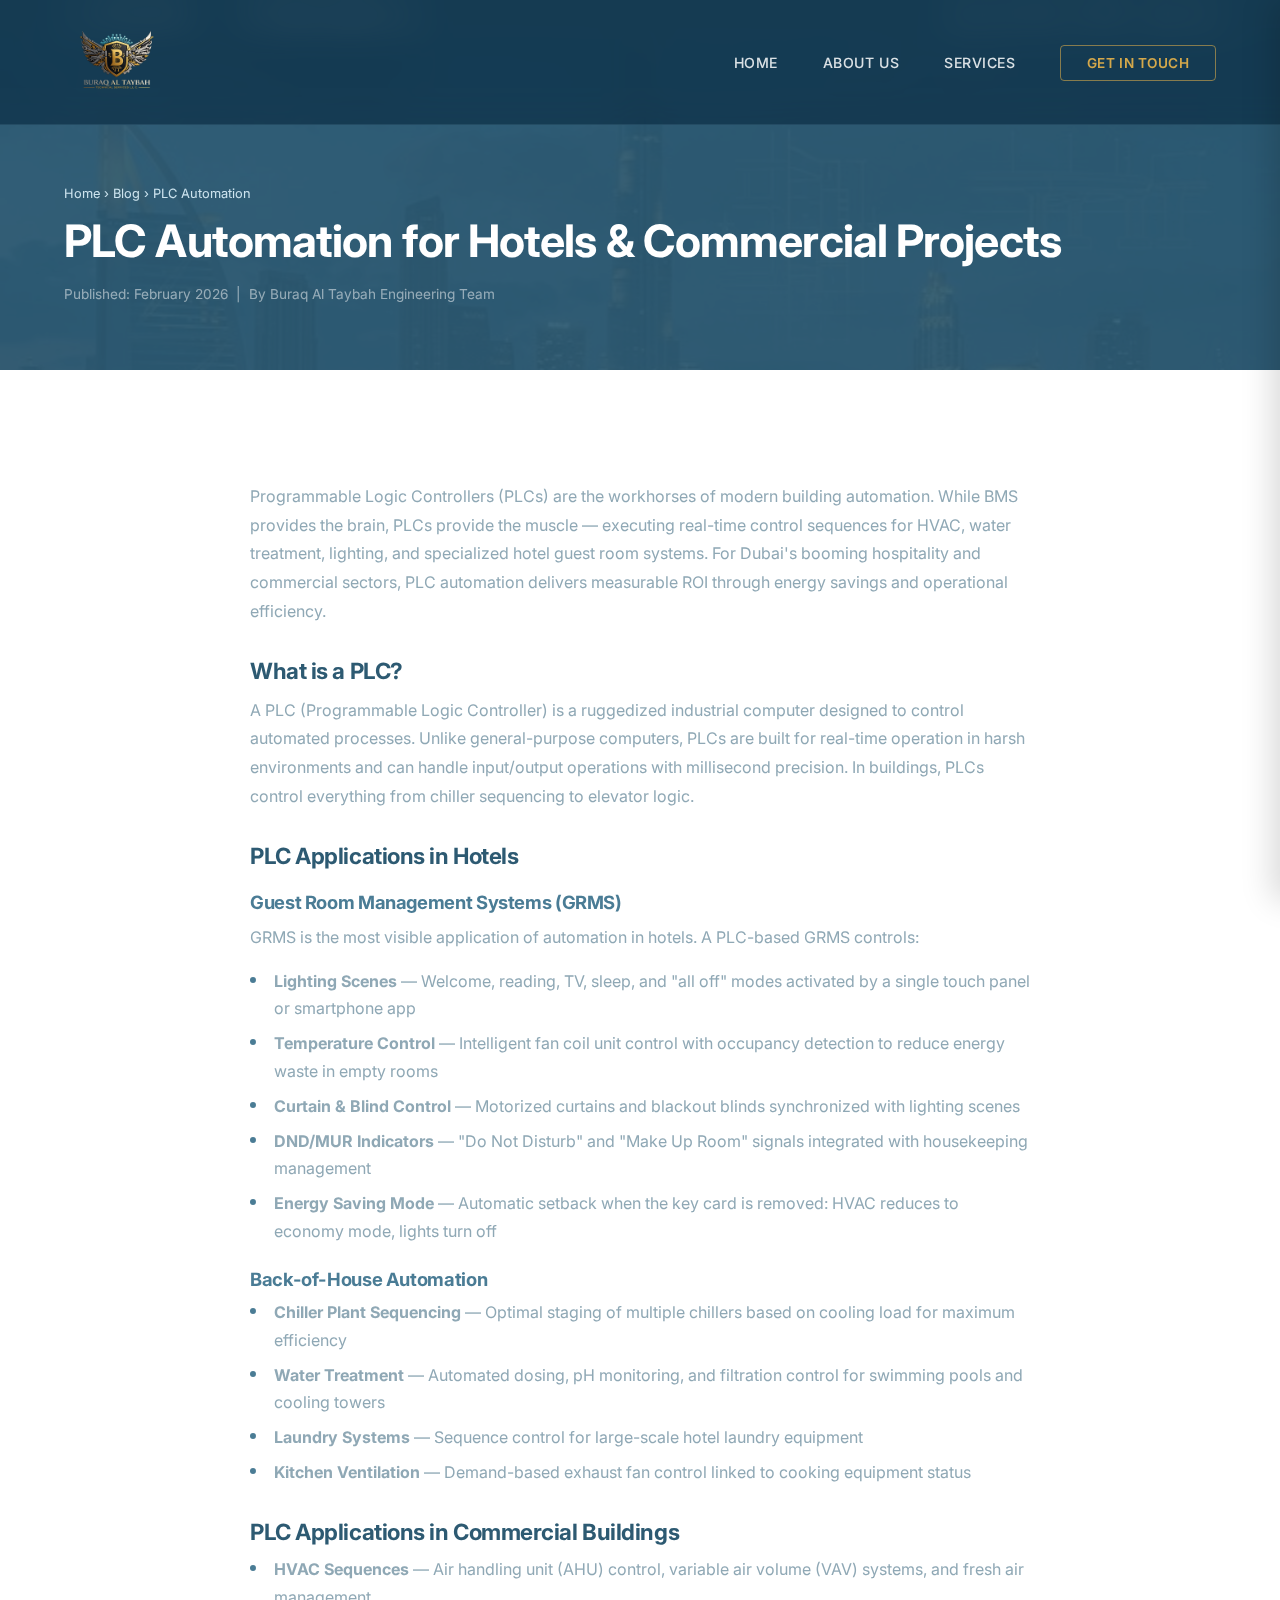
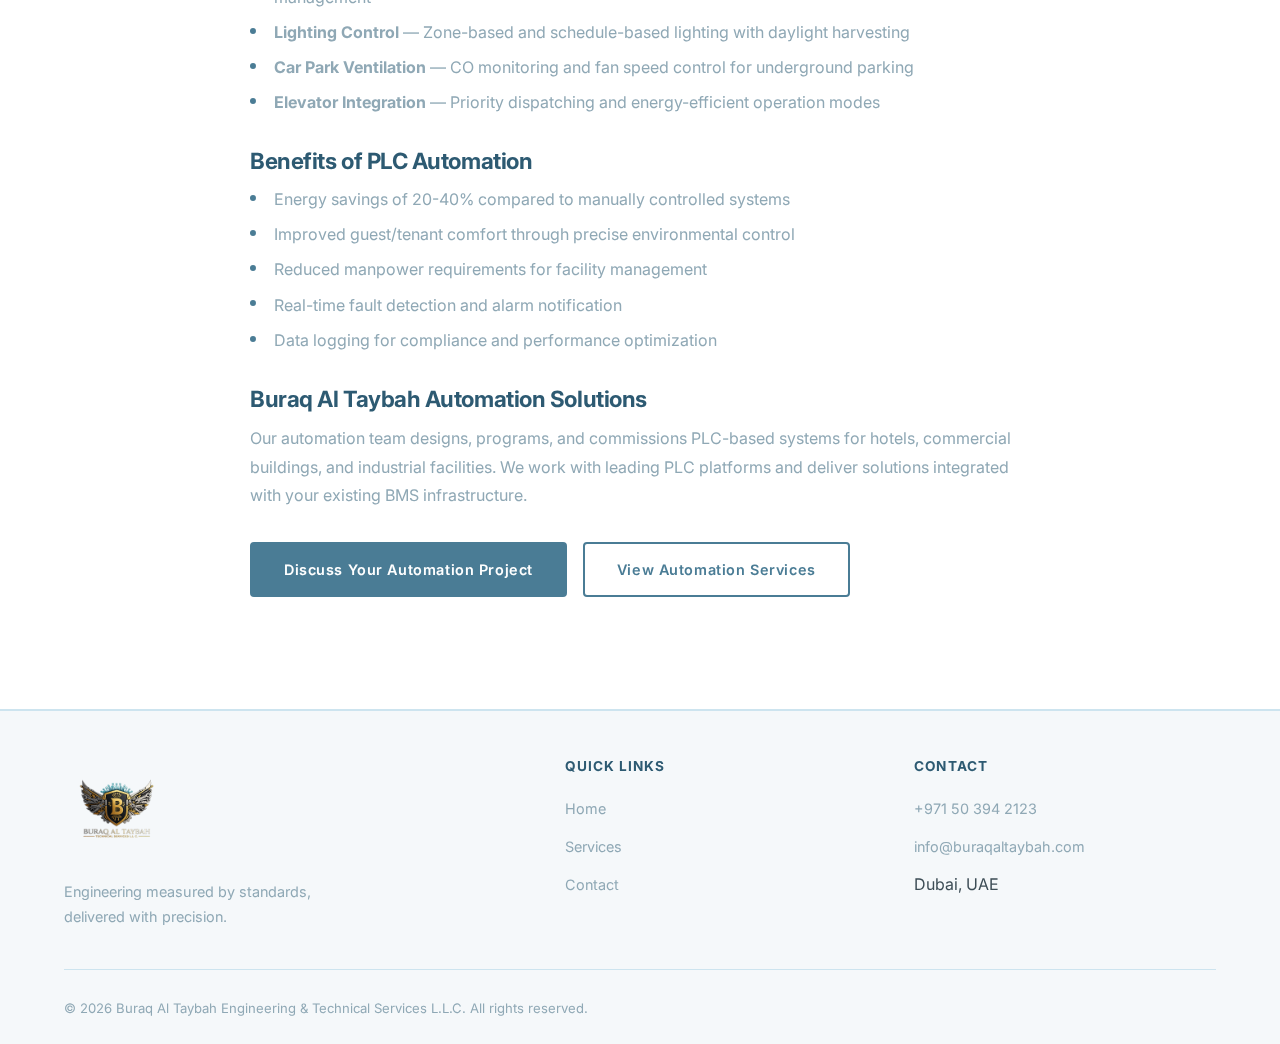
<file: blog/plc-automation-hotels-commercial.html>
<!DOCTYPE html>
<html lang="en">

<head>
    <meta charset="UTF-8">
    <meta name="viewport" content="width=device-width, initial-scale=1.0">
    <title>PLC Automation for Hotels & Commercial Projects in Dubai | Buraq Al Taybah Blog</title>
    <meta name="description"
        content="How PLC automation transforms hotel operations and commercial building management in Dubai. Learn about PLC-based control systems, GRMS guest room automation, energy management, and integration with BMS for smart building solutions.">
    <meta name="keywords"
        content="PLC automation Dubai, PLC control system UAE, hotel automation Dubai, GRMS guest room management, commercial building automation, smart building PLC, industrial automation Dubai, PLC programming, Siemens PLC Dubai, Allen Bradley UAE">
    <meta name="author" content="Buraq Al Taybah Engineering & Technical Services L.L.C">
    <meta name="robots" content="index, follow">
    <link rel="canonical" href="https://www.buraqaltaybah.com/blog/plc-automation-hotels-commercial.html">
    <link rel="icon" type="image/png" href="../assets/logo.png">
    <meta property="og:type" content="article">
    <meta property="og:title" content="PLC Automation for Hotels & Commercial Projects">
    <meta property="og:description"
        content="How PLC and GRMS automation revolutionize hotel and commercial operations in Dubai.">
    <meta property="og:url" content="https://www.buraqaltaybah.com/blog/plc-automation-hotels-commercial.html">
    <meta property="og:site_name" content="Buraq Al Taybah">
    <meta name="theme-color" content="#0b2c4d">
    <link rel="stylesheet" href="../assets/style2.css">
    <script type="application/ld+json">
    { "@context": "https://schema.org", "@type": "Article", "headline": "PLC Automation for Hotels & Commercial Projects in Dubai", "author": { "@type": "Organization", "name": "Buraq Al Taybah Engineering & Technical Services L.L.C" }, "publisher": { "@type": "Organization", "name": "Buraq Al Taybah", "logo": { "@type": "ImageObject", "url": "https://www.buraqaltaybah.com/assets/logo.png" } }, "datePublished": "2026-02-23", "description": "How PLC automation systems enhance hotel operations and commercial building management." }
    </script>
</head>

<body>
    <div class="top-bar">
        <div class="container top-bar-container">
            <div class="tb-left"><a href="tel:+971503942123" class="tb-link"><svg width="14" height="14"
                        viewBox="0 0 24 24" fill="none" stroke="currentColor" stroke-width="2" stroke-linecap="round"
                        stroke-linejoin="round">
                        <path
                            d="M22 16.92v3a2 2 0 0 1-2.18 2 19.79 19.79 0 0 1-8.63-3.07 19.5 19.5 0 0 1-6-6 19.79 19.79 0 0 1-3.07-8.67A2 2 0 0 1 4.11 2h3a2 2 0 0 1 2 1.72 12.84 12.84 0 0 0 .7 2.81 2 2 0 0 1-.45 2.11L8.09 9.91a16 16 0 0 0 6 6l1.27-1.27a2 2 0 0 1 2.11-.45 12.84 12.84 0 0 0 2.81.7A2 2 0 0 1 22 16.92z" />
                    </svg> +971 50 394 2123</a><span class="tb-divider">|</span><a href="mailto:info@buraqaltaybah.com"
                    class="tb-link"><svg width="14" height="14" viewBox="0 0 24 24" fill="none" stroke="currentColor"
                        stroke-width="2" stroke-linecap="round" stroke-linejoin="round">
                        <path d="M4 4h16c1.1 0 2 .9 2 2v12c0 1.1-.9 2-2 2H4c-1.1 0-2-.9-2-2V6c0-1.1.9-2 2-2z" />
                        <polyline points="22,6 12,13 2,6" />
                    </svg> info@buraqaltaybah.com</a></div>
            <div class="tb-right"><span>Mon–Sat: 8:00 AM – 6:00 PM &nbsp;|&nbsp; Dubai, UAE</span></div>
        </div>
    </div>
    <header class="header" id="site-header">
        <div class="container header-container"><a href="../index.html" class="logo"><img src="../assets/logo.png"
                    alt="Buraq Al Taybah Logo"></a>
            <nav class="desktop-nav">
                <ul>
                    <li><a href="../index.html" class="nav-link">Home</a></li>
                    <li><a href="../index.html#about" class="nav-link">About Us</a></li>
                    <li><a href="../services.html" class="nav-link">Services</a></li>
                    <li><a href="../index.html#contact" class="nav-cta">Get in Touch</a></li>
                </ul>
            </nav><button class="mobile-menu-btn" aria-label="Toggle menu"><svg width="26" height="26"
                    viewBox="0 0 24 24" fill="none" stroke="currentColor" stroke-width="2" stroke-linecap="round"
                    stroke-linejoin="round">
                    <line x1="3" y1="12" x2="21" y2="12" />
                    <line x1="3" y1="6" x2="21" y2="6" />
                    <line x1="3" y1="18" x2="21" y2="18" />
                </svg></button>
        </div>
    </header>

    <!-- MOBILE NAV DRAWER -->
    <div class="mobile-nav-overlay" id="mobile-overlay"></div>
    <nav class="mobile-nav" id="mobile-nav">
        <button class="mobile-nav-close" id="mobile-nav-close" aria-label="Close menu"><svg width="24" height="24" viewBox="0 0 24 24" fill="none" stroke="currentColor" stroke-width="2" stroke-linecap="round" stroke-linejoin="round"><line x1="18" y1="6" x2="6" y2="18"/><line x1="6" y1="6" x2="18" y2="18"/></svg></button>
        <ul class="mobile-nav-links">
            <li><a href="../index.html">Home</a></li>
            <li><a href="../index.html#about">About Us</a></li>
            <li><a href="../services.html">Services</a></li>
            <li><a href="../blog/">Blog</a></li>
            <li><a href="../index.html#contact" class="mobile-nav-cta">Get in Touch</a></li>
        </ul>
    </nav>


    <section class="page-hero">
        <div class="container">
            <p class="breadcrumb"><a href="../index.html">Home</a> &rsaquo; <a href="../blog/">Blog</a> &rsaquo; PLC
                Automation</p>
            <h1 style="font-size:clamp(1.8rem,3.5vw,2.8rem); color:var(--brand-white); margin-bottom:1rem;">PLC
                Automation for Hotels & Commercial Projects</h1>
            <p style="color:rgba(255,255,255,0.5); font-size:0.85rem;">Published: February 2026 &nbsp;|&nbsp; By Buraq
                Al Taybah Engineering Team</p>
        </div>
    </section>

    <section class="section bg-white">
        <div class="container">
            <div class="blog-article">
                <p>Programmable Logic Controllers (PLCs) are the workhorses of modern building automation. While BMS
                    provides the brain, PLCs provide the muscle — executing real-time control sequences for HVAC, water
                    treatment, lighting, and specialized hotel guest room systems. For Dubai's booming hospitality and
                    commercial sectors, PLC automation delivers measurable ROI through energy savings and operational
                    efficiency.</p>

                <h2>What is a PLC?</h2>
                <p>A PLC (Programmable Logic Controller) is a ruggedized industrial computer designed to control
                    automated processes. Unlike general-purpose computers, PLCs are built for real-time operation in
                    harsh environments and can handle input/output operations with millisecond precision. In buildings,
                    PLCs control everything from chiller sequencing to elevator logic.</p>

                <h2>PLC Applications in Hotels</h2>

                <h3>Guest Room Management Systems (GRMS)</h3>
                <p>GRMS is the most visible application of automation in hotels. A PLC-based GRMS controls:</p>
                <ul>
                    <li><strong>Lighting Scenes</strong> — Welcome, reading, TV, sleep, and "all off" modes activated by
                        a single touch panel or smartphone app</li>
                    <li><strong>Temperature Control</strong> — Intelligent fan coil unit control with occupancy
                        detection to reduce energy waste in empty rooms</li>
                    <li><strong>Curtain & Blind Control</strong> — Motorized curtains and blackout blinds synchronized
                        with lighting scenes</li>
                    <li><strong>DND/MUR Indicators</strong> — "Do Not Disturb" and "Make Up Room" signals integrated
                        with housekeeping management</li>
                    <li><strong>Energy Saving Mode</strong> — Automatic setback when the key card is removed: HVAC
                        reduces to economy mode, lights turn off</li>
                </ul>

                <h3>Back-of-House Automation</h3>
                <ul>
                    <li><strong>Chiller Plant Sequencing</strong> — Optimal staging of multiple chillers based on
                        cooling load for maximum efficiency</li>
                    <li><strong>Water Treatment</strong> — Automated dosing, pH monitoring, and filtration control for
                        swimming pools and cooling towers</li>
                    <li><strong>Laundry Systems</strong> — Sequence control for large-scale hotel laundry equipment</li>
                    <li><strong>Kitchen Ventilation</strong> — Demand-based exhaust fan control linked to cooking
                        equipment status</li>
                </ul>

                <h2>PLC Applications in Commercial Buildings</h2>
                <ul>
                    <li><strong>HVAC Sequences</strong> — Air handling unit (AHU) control, variable air volume (VAV)
                        systems, and fresh air management</li>
                    <li><strong>Lighting Control</strong> — Zone-based and schedule-based lighting with daylight
                        harvesting</li>
                    <li><strong>Car Park Ventilation</strong> — CO monitoring and fan speed control for underground
                        parking</li>
                    <li><strong>Elevator Integration</strong> — Priority dispatching and energy-efficient operation
                        modes</li>
                </ul>

                <h2>Benefits of PLC Automation</h2>
                <ul>
                    <li>Energy savings of 20-40% compared to manually controlled systems</li>
                    <li>Improved guest/tenant comfort through precise environmental control</li>
                    <li>Reduced manpower requirements for facility management</li>
                    <li>Real-time fault detection and alarm notification</li>
                    <li>Data logging for compliance and performance optimization</li>
                </ul>

                <h2>Buraq Al Taybah Automation Solutions</h2>
                <p>Our automation team designs, programs, and commissions PLC-based systems for hotels, commercial
                    buildings, and industrial facilities. We work with leading PLC platforms and deliver solutions
                    integrated with your existing BMS infrastructure.</p>

                <div style="margin-top:2rem; display:flex; gap:1rem; flex-wrap:wrap;">
                    <a href="../index.html#contact" class="btn btn-primary">Discuss Your Automation Project</a>
                    <a href="../bms-automation-dubai.html" class="btn btn-outline">View Automation Services</a>
                </div>
            </div>
        </div>
    </section>

    <footer class="footer">
        <div class="container">
            <div class="footer-grid">
                <div class="footer-brand"><img src="../assets/logo.png" alt="Buraq Al Taybah Logo">
                    <p>Engineering measured by standards, delivered with precision.</p>
                </div>
                <div class="footer-col">
                    <h4>Quick Links</h4>
                    <ul>
                        <li><a href="../index.html">Home</a></li>
                        <li><a href="../services.html">Services</a></li>
                        <li><a href="../index.html#contact">Contact</a></li>
                    </ul>
                </div>
                <div class="footer-col">
                    <h4>Contact</h4>
                    <ul>
                        <li><a href="tel:+971503942123">+971 50 394 2123</a></li>
                        <li><a href="mailto:info@buraqaltaybah.com">info@buraqaltaybah.com</a></li>
                        <li>Dubai, UAE</li>
                    </ul>
                </div>
            </div>
            <div class="footer-bottom">
                <p>&copy; 2026 Buraq Al Taybah Engineering & Technical Services L.L.C. All rights reserved.</p>
            </div>
        </div>
    </footer>
    <script>const header = document.getElementById('site-header'); window.addEventListener('scroll', () => { header.classList.toggle('scrolled', window.scrollY > 40); });</script>
</body>

</html>
</file>
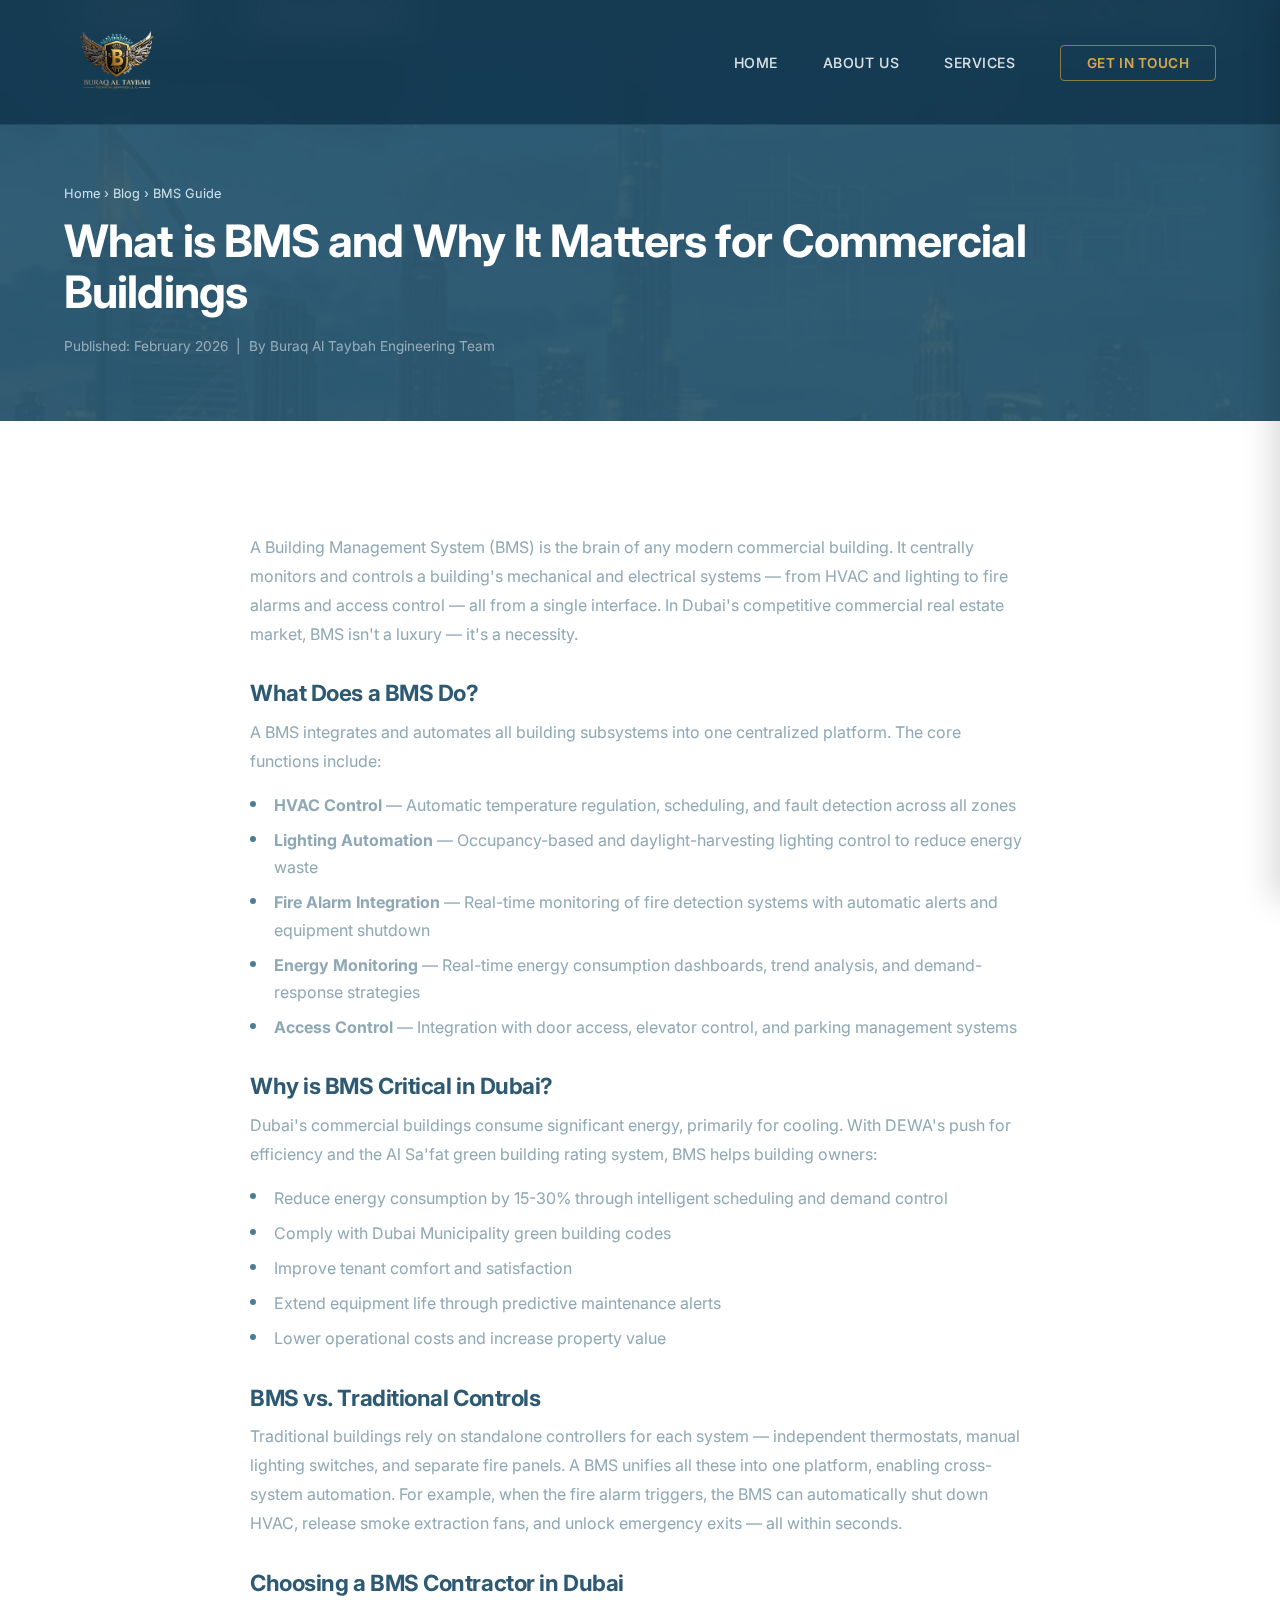
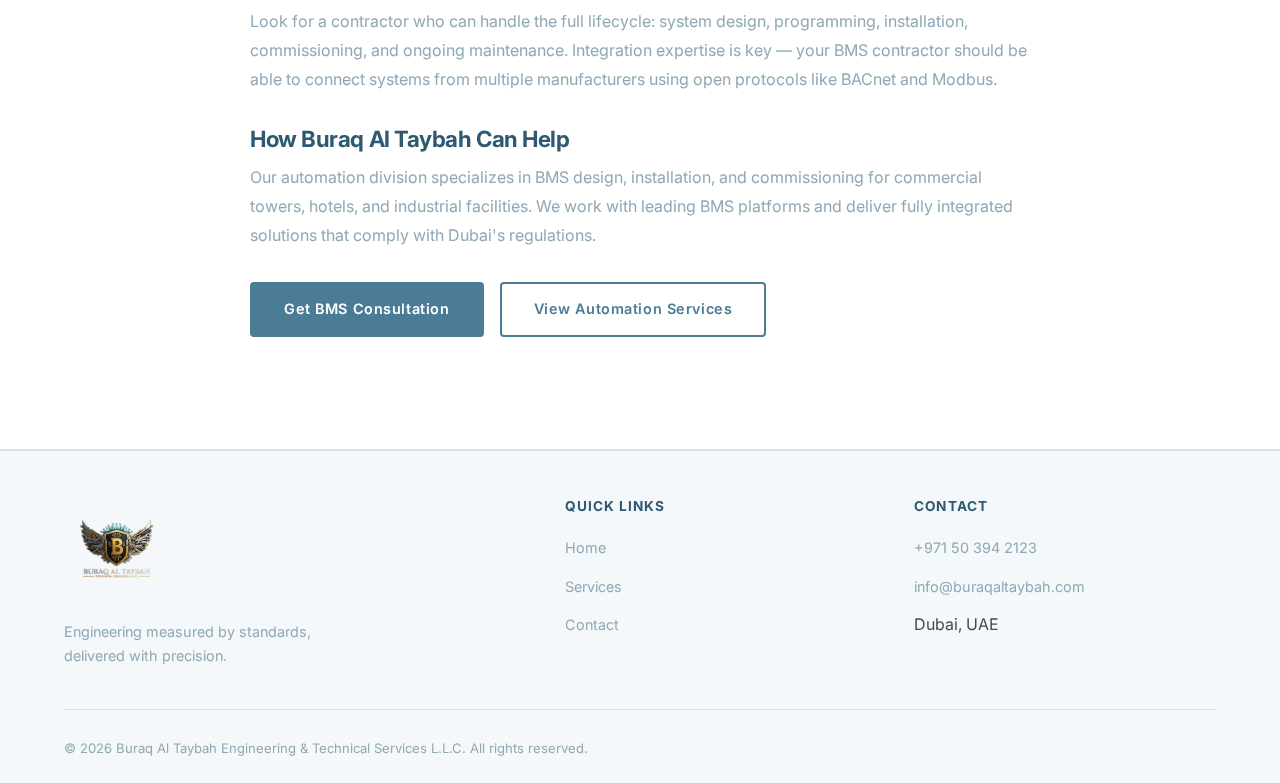
<file: blog/what-is-bms-commercial-buildings.html>
<!DOCTYPE html>
<html lang="en">

<head>
    <meta charset="UTF-8">
    <meta name="viewport" content="width=device-width, initial-scale=1.0">
    <title>What is BMS and Why It Matters for Commercial Buildings | Buraq Al Taybah Blog</title>
    <meta name="description"
        content="Learn what a Building Management System (BMS) is, how it works, and why it's essential for energy efficiency, comfort, and safety in commercial buildings in Dubai and the UAE.">
    <meta name="keywords"
        content="what is BMS, building management system Dubai, BMS for commercial buildings, smart building automation, BMS benefits, energy management system UAE, BMS installation Dubai">
    <meta name="author" content="Buraq Al Taybah Engineering & Technical Services L.L.C">
    <meta name="robots" content="index, follow">
    <link rel="canonical" href="https://www.buraqaltaybah.com/blog/what-is-bms-commercial-buildings.html">
    <link rel="icon" type="image/png" href="../assets/logo.png">
    <meta property="og:type" content="article">
    <meta property="og:title" content="What is BMS and Why It Matters for Commercial Buildings">
    <meta property="og:description"
        content="Understanding Building Management Systems and their impact on energy savings and comfort.">
    <meta property="og:url" content="https://www.buraqaltaybah.com/blog/what-is-bms-commercial-buildings.html">
    <meta property="og:site_name" content="Buraq Al Taybah">
    <meta name="theme-color" content="#0b2c4d">
    <link rel="stylesheet" href="../assets/style2.css">
    <script type="application/ld+json">
    { "@context": "https://schema.org", "@type": "Article", "headline": "What is BMS and Why It Matters for Commercial Buildings", "author": { "@type": "Organization", "name": "Buraq Al Taybah Engineering & Technical Services L.L.C" }, "publisher": { "@type": "Organization", "name": "Buraq Al Taybah", "logo": { "@type": "ImageObject", "url": "https://www.buraqaltaybah.com/assets/logo.png" } }, "datePublished": "2026-02-23", "description": "Understanding building management systems, their components, benefits, and importance for commercial buildings." }
    </script>
</head>

<body>
    <div class="top-bar">
        <div class="container top-bar-container">
            <div class="tb-left"><a href="tel:+971503942123" class="tb-link"><svg width="14" height="14"
                        viewBox="0 0 24 24" fill="none" stroke="currentColor" stroke-width="2" stroke-linecap="round"
                        stroke-linejoin="round">
                        <path
                            d="M22 16.92v3a2 2 0 0 1-2.18 2 19.79 19.79 0 0 1-8.63-3.07 19.5 19.5 0 0 1-6-6 19.79 19.79 0 0 1-3.07-8.67A2 2 0 0 1 4.11 2h3a2 2 0 0 1 2 1.72 12.84 12.84 0 0 0 .7 2.81 2 2 0 0 1-.45 2.11L8.09 9.91a16 16 0 0 0 6 6l1.27-1.27a2 2 0 0 1 2.11-.45 12.84 12.84 0 0 0 2.81.7A2 2 0 0 1 22 16.92z" />
                    </svg> +971 50 394 2123</a><span class="tb-divider">|</span><a href="mailto:info@buraqaltaybah.com"
                    class="tb-link"><svg width="14" height="14" viewBox="0 0 24 24" fill="none" stroke="currentColor"
                        stroke-width="2" stroke-linecap="round" stroke-linejoin="round">
                        <path d="M4 4h16c1.1 0 2 .9 2 2v12c0 1.1-.9 2-2 2H4c-1.1 0-2-.9-2-2V6c0-1.1.9-2 2-2z" />
                        <polyline points="22,6 12,13 2,6" />
                    </svg> info@buraqaltaybah.com</a></div>
            <div class="tb-right"><span>Mon–Sat: 8:00 AM – 6:00 PM &nbsp;|&nbsp; Dubai, UAE</span></div>
        </div>
    </div>
    <header class="header" id="site-header">
        <div class="container header-container"><a href="../index.html" class="logo"><img src="../assets/logo.png"
                    alt="Buraq Al Taybah Logo"></a>
            <nav class="desktop-nav">
                <ul>
                    <li><a href="../index.html" class="nav-link">Home</a></li>
                    <li><a href="../index.html#about" class="nav-link">About Us</a></li>
                    <li><a href="../services.html" class="nav-link">Services</a></li>
                    <li><a href="../index.html#contact" class="nav-cta">Get in Touch</a></li>
                </ul>
            </nav><button class="mobile-menu-btn" aria-label="Toggle menu"><svg width="26" height="26"
                    viewBox="0 0 24 24" fill="none" stroke="currentColor" stroke-width="2" stroke-linecap="round"
                    stroke-linejoin="round">
                    <line x1="3" y1="12" x2="21" y2="12" />
                    <line x1="3" y1="6" x2="21" y2="6" />
                    <line x1="3" y1="18" x2="21" y2="18" />
                </svg></button>
        </div>
    </header>

    <!-- MOBILE NAV DRAWER -->
    <div class="mobile-nav-overlay" id="mobile-overlay"></div>
    <nav class="mobile-nav" id="mobile-nav">
        <button class="mobile-nav-close" id="mobile-nav-close" aria-label="Close menu"><svg width="24" height="24" viewBox="0 0 24 24" fill="none" stroke="currentColor" stroke-width="2" stroke-linecap="round" stroke-linejoin="round"><line x1="18" y1="6" x2="6" y2="18"/><line x1="6" y1="6" x2="18" y2="18"/></svg></button>
        <ul class="mobile-nav-links">
            <li><a href="../index.html">Home</a></li>
            <li><a href="../index.html#about">About Us</a></li>
            <li><a href="../services.html">Services</a></li>
            <li><a href="../blog/">Blog</a></li>
            <li><a href="../index.html#contact" class="mobile-nav-cta">Get in Touch</a></li>
        </ul>
    </nav>


    <section class="page-hero">
        <div class="container">
            <p class="breadcrumb"><a href="../index.html">Home</a> &rsaquo; <a href="../blog/">Blog</a> &rsaquo; BMS
                Guide</p>
            <h1 style="font-size:clamp(1.8rem,3.5vw,2.8rem); color:var(--brand-white); margin-bottom:1rem;">What is BMS
                and Why It Matters for Commercial Buildings</h1>
            <p style="color:rgba(255,255,255,0.5); font-size:0.85rem;">Published: February 2026 &nbsp;|&nbsp; By Buraq
                Al Taybah Engineering Team</p>
        </div>
    </section>

    <section class="section bg-white">
        <div class="container">
            <div class="blog-article">
                <p>A Building Management System (BMS) is the brain of any modern commercial building. It centrally
                    monitors and controls a building's mechanical and electrical systems — from HVAC and lighting to
                    fire alarms and access control — all from a single interface. In Dubai's competitive commercial real
                    estate market, BMS isn't a luxury — it's a necessity.</p>

                <h2>What Does a BMS Do?</h2>
                <p>A BMS integrates and automates all building subsystems into one centralized platform. The core
                    functions include:</p>
                <ul>
                    <li><strong>HVAC Control</strong> — Automatic temperature regulation, scheduling, and fault
                        detection across all zones</li>
                    <li><strong>Lighting Automation</strong> — Occupancy-based and daylight-harvesting lighting control
                        to reduce energy waste</li>
                    <li><strong>Fire Alarm Integration</strong> — Real-time monitoring of fire detection systems with
                        automatic alerts and equipment shutdown</li>
                    <li><strong>Energy Monitoring</strong> — Real-time energy consumption dashboards, trend analysis,
                        and demand-response strategies</li>
                    <li><strong>Access Control</strong> — Integration with door access, elevator control, and parking
                        management systems</li>
                </ul>

                <h2>Why is BMS Critical in Dubai?</h2>
                <p>Dubai's commercial buildings consume significant energy, primarily for cooling. With DEWA's push for
                    efficiency and the Al Sa'fat green building rating system, BMS helps building owners:</p>
                <ul>
                    <li>Reduce energy consumption by 15-30% through intelligent scheduling and demand control</li>
                    <li>Comply with Dubai Municipality green building codes</li>
                    <li>Improve tenant comfort and satisfaction</li>
                    <li>Extend equipment life through predictive maintenance alerts</li>
                    <li>Lower operational costs and increase property value</li>
                </ul>

                <h2>BMS vs. Traditional Controls</h2>
                <p>Traditional buildings rely on standalone controllers for each system — independent thermostats,
                    manual lighting switches, and separate fire panels. A BMS unifies all these into one platform,
                    enabling cross-system automation. For example, when the fire alarm triggers, the BMS can
                    automatically shut down HVAC, release smoke extraction fans, and unlock emergency exits — all within
                    seconds.</p>

                <h2>Choosing a BMS Contractor in Dubai</h2>
                <p>Look for a contractor who can handle the full lifecycle: system design, programming, installation,
                    commissioning, and ongoing maintenance. Integration expertise is key — your BMS contractor should be
                    able to connect systems from multiple manufacturers using open protocols like BACnet and Modbus.</p>

                <h2>How Buraq Al Taybah Can Help</h2>
                <p>Our automation division specializes in BMS design, installation, and commissioning for commercial
                    towers, hotels, and industrial facilities. We work with leading BMS platforms and deliver fully
                    integrated solutions that comply with Dubai's regulations.</p>

                <div style="margin-top:2rem; display:flex; gap:1rem; flex-wrap:wrap;">
                    <a href="../index.html#contact" class="btn btn-primary">Get BMS Consultation</a>
                    <a href="../bms-automation-dubai.html" class="btn btn-outline">View Automation Services</a>
                </div>
            </div>
        </div>
    </section>

    <footer class="footer">
        <div class="container">
            <div class="footer-grid">
                <div class="footer-brand"><img src="../assets/logo.png" alt="Buraq Al Taybah Logo">
                    <p>Engineering measured by standards, delivered with precision.</p>
                </div>
                <div class="footer-col">
                    <h4>Quick Links</h4>
                    <ul>
                        <li><a href="../index.html">Home</a></li>
                        <li><a href="../services.html">Services</a></li>
                        <li><a href="../index.html#contact">Contact</a></li>
                    </ul>
                </div>
                <div class="footer-col">
                    <h4>Contact</h4>
                    <ul>
                        <li><a href="tel:+971503942123">+971 50 394 2123</a></li>
                        <li><a href="mailto:info@buraqaltaybah.com">info@buraqaltaybah.com</a></li>
                        <li>Dubai, UAE</li>
                    </ul>
                </div>
            </div>
            <div class="footer-bottom">
                <p>&copy; 2026 Buraq Al Taybah Engineering & Technical Services L.L.C. All rights reserved.</p>
            </div>
        </div>
    </footer>
    <script>const header = document.getElementById('site-header'); window.addEventListener('scroll', () => { header.classList.toggle('scrolled', window.scrollY > 40); });</script>
</body>

</html>
</file>
<file: assets/style2.css>
/* 
   Buraq Al Taybah - Brand Redesign (style2.css)
   Theme: Steel Blue & Gray Corporate (from brand quotation letterhead)
   Colors: --brand-blue (#5b8fa8 type steel/slate teal), --brand-gray (soft light gray bg)
*/

/* Google Font Import */
@import url('https://fonts.googleapis.com/css2?family=Inter:wght@300;400;500;600;700;800;900&display=swap');

:root {
    /* === BRAND COLORS (from quotation letterhead) === */
    --brand-blue: #4a7c95;
    /* Steel teal-blue (header bar) */
    --brand-blue-dark: #2d5a72;
    /* Deeper navy-teal */
    --brand-blue-light: #7aafc7;
    /* Lighter teal accent */
    --brand-blue-pale: #cde4ef;
    /* Very light blue tint (backgrounds) */

    --brand-gray-dark: #3d4d56;
    /* Dark blue-gray (text) */
    --brand-gray-mid: #8fa8b5;
    /* Mid gray-blue (subtext) */
    --brand-gray-light: #e8f0f4;
    /* Very light blue-gray (section bg) */
    --brand-white: #ffffff;
    --brand-off-white: #f5f8fa;
    /* Warm white/page bg */

    /* Typography */
    --font-sans: 'Inter', system-ui, -apple-system, sans-serif;

    /* Spacing */
    --s-xs: 0.5rem;
    --s-s: 1rem;
    --s-m: 2rem;
    --s-l: 4rem;
    --s-xl: 7rem;

    /* Transitions */
    --t-fast: 0.2s cubic-bezier(0.4, 0, 0.2, 1);
    --t-smooth: 0.4s cubic-bezier(0.16, 1, 0.3, 1);
}

/* =====================
   Base Reset
   ===================== */
*,
*::before,
*::after {
    margin: 0;
    padding: 0;
    box-sizing: border-box;
}

html {
    scroll-behavior: smooth;
    font-size: 16px;
    background-color: var(--brand-off-white);
}

body {
    font-family: var(--font-sans);
    color: var(--brand-gray-dark);
    line-height: 1.65;
    overflow-x: hidden;
    -webkit-font-smoothing: antialiased;
}

h1,
h2,
h3,
h4 {
    font-weight: 700;
    line-height: 1.15;
    letter-spacing: -0.02em;
    color: var(--brand-blue-dark);
}

a {
    text-decoration: none;
    color: inherit;
    transition: var(--t-fast);
}

img {
    max-width: 100%;
    display: block;
}

ul {
    list-style: none;
}

/* =====================
   Utilities
   ===================== */
.container {
    width: 90%;
    max-width: 1280px;
    margin: 0 auto;
}

.section {
    padding: var(--s-xl) 0;
}

.section-sm {
    padding: 3rem 0;
}

.bg-light {
    background-color: var(--brand-gray-light);
}

.bg-brand {
    background-color: var(--brand-blue-dark);
}

.bg-white {
    background-color: var(--brand-white);
}

.text-white {
    color: var(--brand-white);
}

.text-blue {
    color: var(--brand-blue);
}

.center {
    text-align: center;
}

.mb-m {
    margin-bottom: var(--s-m);
}

.mb-l {
    margin-bottom: var(--s-l);
}

.mt-m {
    margin-top: var(--s-m);
}

/* =====================
   Buttons
   ===================== */
.btn {
    display: inline-flex;
    align-items: center;
    justify-content: center;
    gap: 0.5rem;
    padding: 0.85rem 2rem;
    font-weight: 600;
    font-size: 0.9rem;
    letter-spacing: 0.04em;
    cursor: pointer;
    border: 2px solid transparent;
    transition: var(--t-smooth);
    border-radius: 4px;
}

.btn-primary {
    background-color: var(--brand-blue);
    color: var(--brand-white);
    border-color: var(--brand-blue);
}

.btn-primary:hover {
    background-color: var(--brand-blue-dark);
    border-color: var(--brand-blue-dark);
    transform: translateY(-2px);
    box-shadow: 0 8px 24px rgba(74, 124, 149, 0.35);
}

.btn-outline {
    background-color: transparent;
    color: var(--brand-blue);
    border-color: var(--brand-blue);
}

.btn-outline:hover {
    background-color: var(--brand-blue);
    color: var(--brand-white);
}

.btn-white {
    background-color: var(--brand-white);
    color: var(--brand-blue-dark);
    border-color: transparent;
}

.btn-white:hover {
    background-color: var(--brand-blue-pale);
    transform: translateY(-2px);
}

.btn-lg {
    padding: 1.1rem 2.75rem;
    font-size: 1rem;
}

/* =====================
   Top Contact Bar
   ===================== */
.top-bar {
    background: var(--brand-blue-dark);
    padding: 0.55rem 0;
    font-size: 0.8rem;
}

.top-bar-container {
    display: flex;
    justify-content: space-between;
    align-items: center;
}

.tb-left,
.tb-right {
    display: flex;
    align-items: center;
    gap: 1.5rem;
    color: var(--brand-blue-pale);
}

.tb-link {
    display: inline-flex;
    align-items: center;
    gap: 0.45rem;
    color: var(--brand-blue-pale);
    font-weight: 500;
    transition: var(--t-fast);
}

.tb-link:hover {
    color: var(--brand-white);
}

.tb-divider {
    color: rgba(255, 255, 255, 0.25);
}

/* =====================
   Header / Navbar
   ===================== */
.header {
    position: fixed;
    top: 0;
    left: 0;
    width: 100%;
    background: rgba(20, 40, 55, 0.65);
    backdrop-filter: blur(16px) saturate(1.6);
    -webkit-backdrop-filter: blur(16px) saturate(1.6);
    z-index: 1000;
    border-bottom: 1px solid rgba(122, 175, 199, 0.15);
    transition: all 0.4s cubic-bezier(0.4, 0, 0.2, 1);
}

.header.scrolled {
    background: rgba(255, 255, 255, 0.97);
    backdrop-filter: blur(12px);
    -webkit-backdrop-filter: blur(12px);
    box-shadow: 0 4px 30px rgba(45, 90, 114, 0.1);
    border-bottom-color: var(--brand-blue-pale);
}

.header.scrolled .nav-link {
    color: var(--brand-gray-dark);
}

.header.scrolled .nav-link:hover {
    color: var(--brand-blue);
}

.header.scrolled .nav-cta {
    background: var(--brand-blue);
    color: var(--brand-white) !important;
    border-color: var(--brand-blue);
}

.header.scrolled .logo img {
    height: 80px;
}

.header-container {
    display: flex;
    justify-content: space-between;
    align-items: center;
    padding: 0.6rem 0;
}

.logo img {
    height: 105px;
    width: auto;
    object-fit: contain;
    transition: height 0.3s ease;
}

.desktop-nav ul {
    display: flex;
    align-items: center;
    gap: 2.8rem;
}

.nav-link {
    font-size: 0.88rem;
    font-weight: 500;
    color: rgba(255, 255, 255, 0.85);
    letter-spacing: 0.04em;
    text-transform: uppercase;
    position: relative;
    padding-bottom: 4px;
    transition: color 0.3s ease;
}

.nav-link::after {
    content: '';
    position: absolute;
    bottom: 0;
    left: 50%;
    width: 0;
    height: 2px;
    background: var(--brand-blue-light);
    transition: all 0.3s ease;
    transform: translateX(-50%);
}

.nav-link:hover {
    color: var(--brand-white);
}

.nav-link:hover::after {
    width: 100%;
}

.nav-cta {
    font-size: 0.85rem;
    font-weight: 600;
    letter-spacing: 0.04em;
    text-transform: uppercase;
    background: transparent;
    color: #d4a84b !important;
    padding: 0.55rem 1.6rem;
    border: 1.5px solid rgba(212, 168, 75, 0.6);
    border-radius: 4px;
    transition: all 0.3s ease;
}

.nav-cta:hover {
    background: #d4a84b;
    color: var(--brand-white) !important;
    border-color: #d4a84b;
    transform: none;
}

.nav-cta::after {
    display: none;
}

.mobile-menu-btn {
    display: none;
    background: none;
    border: none;
    cursor: pointer;
    color: var(--brand-white);
    z-index: 1100;
}

.header.scrolled .mobile-menu-btn {
    color: var(--brand-gray-dark);
}

/* Mobile Nav Drawer */
.mobile-nav-overlay {
    position: fixed;
    inset: 0;
    background: rgba(11, 44, 77, 0.5);
    backdrop-filter: blur(4px);
    -webkit-backdrop-filter: blur(4px);
    z-index: 1200;
    opacity: 0;
    visibility: hidden;
    transition: opacity 0.3s ease, visibility 0.3s ease;
}

.mobile-nav-overlay.active {
    opacity: 1;
    visibility: visible;
}

.mobile-nav {
    position: fixed;
    top: 0;
    right: 0;
    width: 280px;
    height: 100%;
    background: var(--brand-white);
    z-index: 1300;
    transform: translateX(100%);
    transition: transform 0.35s cubic-bezier(0.4, 0, 0.2, 1);
    display: flex;
    flex-direction: column;
    padding: 1.5rem;
    box-shadow: -8px 0 30px rgba(0, 0, 0, 0.15);
}

.mobile-nav.active {
    transform: translateX(0);
}

.mobile-nav-close {
    align-self: flex-end;
    background: none;
    border: none;
    cursor: pointer;
    color: var(--brand-gray-dark);
    padding: 0.5rem;
    margin-bottom: 1rem;
}

.mobile-nav-links {
    list-style: none;
    display: flex;
    flex-direction: column;
    gap: 0.25rem;
}

.mobile-nav-links li a {
    display: block;
    padding: 0.85rem 0.5rem;
    font-size: 1rem;
    font-weight: 500;
    color: var(--brand-gray-dark);
    text-decoration: none;
    border-radius: 6px;
    transition: background 0.2s ease, color 0.2s ease;
}

.mobile-nav-links li a:hover,
.mobile-nav-links li a:focus {
    background: var(--brand-blue-pale);
    color: var(--brand-blue);
}

.mobile-nav-links li a.mobile-nav-cta {
    margin-top: 1rem;
    text-align: center;
    background: var(--brand-blue);
    color: var(--brand-white);
    border-radius: 6px;
    font-weight: 600;
}

.mobile-nav-links li a.mobile-nav-cta:hover {
    background: var(--brand-blue-dark);
    color: var(--brand-white);
}

/* =====================
   Hero / Slider
   ===================== */
.hero {
    position: relative;
    height: 100vh;
    min-height: 640px;
    display: flex;
    align-items: center;
    overflow: hidden;
    /* Account for top-bar + header height */
    margin-top: 0;
}

.hero-slider {
    position: absolute;
    inset: 0;
    z-index: 1;
}

.slide {
    position: absolute;
    inset: 0;
    background-size: cover;
    background-position: center;
    opacity: 0;
    transition: opacity 1.5s ease-in-out;
    animation: none;
}

.slide.active {
    opacity: 1;
    animation: slowZoom 12s linear forwards;
}

@keyframes slowZoom {
    from {
        transform: scale(1.0);
    }

    to {
        transform: scale(1.06);
    }
}

.hero-overlay {
    position: absolute;
    inset: 0;
    /* Centered uniform dark overlay for centered text readability */
    background: rgba(45, 90, 114, 0.7);
    z-index: 2;
}

.hero-content {
    position: relative;
    z-index: 3;
    color: var(--brand-white);
    width: 100%;
}

.hero-text-box {
    max-width: 800px;
    margin: 0 auto;
    text-align: center;
}

.hero-badge {
    display: inline-flex;
    align-items: center;
    gap: 0.5rem;
    padding: 0.4rem 1rem;
    background: rgba(255, 255, 255, 0.12);
    border: 1px solid rgba(255, 255, 255, 0.25);
    border-radius: 20px;
    font-size: 0.75rem;
    font-weight: 600;
    letter-spacing: 0.08em;
    text-transform: uppercase;
    margin-bottom: 1.5rem;
    backdrop-filter: blur(4px);
    animation: fadeUp 0.8s both;
}

.hero-title {
    font-size: clamp(2.5rem, 5vw, 5rem);
    line-height: 1.05;
    font-weight: 800;
    letter-spacing: -0.04em;
    margin-bottom: 1.25rem;
    color: var(--brand-white);
    animation: fadeUp 0.8s 0.1s both;
}

.hero-title span {
    color: var(--brand-blue-pale);
}

.hero-subtitle {
    font-size: 1.1rem;
    font-weight: 400;
    color: rgba(255, 255, 255, 0.75);
    max-width: 620px;
    margin: 0 auto 2.5rem;
    animation: fadeUp 0.8s 0.2s both;
}

.hero-actions {
    display: flex;
    gap: 1rem;
    flex-wrap: wrap;
    justify-content: center;
    animation: fadeUp 0.8s 0.3s both;
}

/* Slider dots */
.slider-dots {
    position: absolute;
    bottom: 2.5rem;
    left: 50%;
    transform: translateX(-50%);
    display: flex;
    gap: 0.5rem;
    z-index: 10;
}

.dot {
    width: 8px;
    height: 8px;
    border-radius: 50%;
    background: rgba(255, 255, 255, 0.4);
    border: none;
    cursor: pointer;
    transition: var(--t-fast);
}

.dot.active {
    background: var(--brand-white);
    width: 24px;
    border-radius: 4px;
}

@keyframes fadeUp {
    from {
        opacity: 0;
        transform: translateY(30px);
    }

    to {
        opacity: 1;
        transform: translateY(0);
    }
}

/* =====================
   Section Headings
   ===================== */
.section-label {
    font-size: 0.75rem;
    font-weight: 700;
    text-transform: uppercase;
    letter-spacing: 0.12em;
    color: var(--brand-blue);
    margin-bottom: 0.75rem;
}

.section-title {
    font-size: clamp(1.8rem, 3.5vw, 3rem);
    color: var(--brand-blue-dark);
    margin-bottom: 1.5rem;
}

.lead-text {
    font-size: 1.1rem;
    color: var(--brand-gray-dark);
    font-weight: 500;
    margin-bottom: 1rem;
}

.body-text {
    font-size: 1rem;
    color: var(--brand-gray-mid);
    line-height: 1.75;
}

/* =====================
   Quick Brief (About on homepage)
   ===================== */
.brief-grid {
    display: grid;
    grid-template-columns: 1fr 1fr;
    gap: 5rem;
    align-items: center;
}

.brief-img-wrap {
    position: relative;
    border-radius: 6px;
    overflow: hidden;
    box-shadow: 0 20px 50px rgba(45, 90, 114, 0.15);
}

.brief-img-wrap img {
    width: 100%;
    aspect-ratio: 4/3;
    object-fit: cover;
    filter: grayscale(20%);
    transition: var(--t-smooth);
}

.brief-img-wrap:hover img {
    filter: grayscale(0%);
    transform: scale(1.03);
}

.brief-accent-card {
    position: absolute;
    bottom: -1.5rem;
    right: -1.5rem;
    background: var(--brand-blue);
    color: var(--brand-white);
    padding: 1.5rem 2rem;
    text-align: center;
    box-shadow: 0 10px 30px rgba(74, 124, 149, 0.3);
}

.brief-accent-card .number {
    font-size: 2.5rem;
    font-weight: 800;
    line-height: 1;
}

.brief-accent-card .label {
    font-size: 0.75rem;
    font-weight: 600;
    text-transform: uppercase;
    letter-spacing: 0.06em;
    opacity: 0.85;
    margin-top: 0.25rem;
}

/* =====================
   Services Teaser Grid
   ===================== */
.services-teaser-grid {
    display: grid;
    grid-template-columns: repeat(3, 1fr);
    gap: 2rem;
    margin-top: 3rem;
}

.teaser-card {
    background: var(--brand-white);
    border: 1px solid var(--brand-blue-pale);
    border-radius: 6px;
    overflow: hidden;
    transition: var(--t-smooth);
    cursor: pointer;
}

.teaser-card:hover {
    transform: translateY(-6px);
    box-shadow: 0 20px 40px rgba(45, 90, 114, 0.14);
    border-color: var(--brand-blue-light);
}

.teaser-img {
    height: 200px;
    overflow: hidden;
}

.teaser-img img {
    width: 100%;
    height: 100%;
    object-fit: cover;
    filter: grayscale(70%);
    transition: all 0.6s ease;
}

.teaser-card:hover .teaser-img img {
    filter: grayscale(0%);
    transform: scale(1.05);
}

.teaser-body {
    padding: 1.5rem;
    border-top: 3px solid var(--brand-blue-pale);
    transition: var(--t-fast);
}

.teaser-card:hover .teaser-body {
    border-top-color: var(--brand-blue);
}

.teaser-body h3 {
    font-size: 1.1rem;
    margin-bottom: 0.5rem;
    color: var(--brand-blue-dark);
}

.teaser-body p {
    font-size: 0.9rem;
    color: var(--brand-gray-mid);
    line-height: 1.6;
}

/* =====================
   Services Page - Full Grid
   ===================== */
.services-full-grid {
    display: grid;
    grid-template-columns: repeat(auto-fit, minmax(320px, 1fr));
    gap: 2rem;
}

.service-card {
    background: var(--brand-white);
    border: 1px solid var(--brand-blue-pale);
    border-radius: 6px;
    overflow: hidden;
    transition: var(--t-smooth);
}

.service-card:hover {
    transform: translateY(-5px);
    box-shadow: 0 20px 45px rgba(45, 90, 114, 0.13);
    border-color: var(--brand-blue-light);
}

.service-card-img {
    height: 220px;
    overflow: hidden;
}

.service-card-img img {
    width: 100%;
    height: 100%;
    object-fit: cover;
    filter: grayscale(75%);
    transition: all 0.6s ease;
}

.service-card:hover .service-card-img img {
    filter: grayscale(0%);
    transform: scale(1.06);
}

.service-card-body {
    padding: 1.75rem;
    border-top: 3px solid var(--brand-blue-pale);
    transition: var(--t-fast);
}

.service-card:hover .service-card-body {
    border-top-color: var(--brand-blue);
}

.service-card-body h3 {
    font-size: 1.2rem;
    color: var(--brand-blue-dark);
    margin-bottom: 0.6rem;
}

.service-card-body p {
    font-size: 0.9rem;
    color: var(--brand-gray-mid);
    line-height: 1.65;
}

/* =====================
   Why Choose Us
   ===================== */
.why-grid {
    display: grid;
    grid-template-columns: 1fr 1fr;
    gap: 4rem;
    align-items: center;
}

.why-features {
    display: flex;
    flex-direction: column;
    gap: 2rem;
}

.feature-item {
    display: flex;
    gap: 1.25rem;
    align-items: flex-start;
}

.feature-icon-wrap {
    width: 48px;
    height: 48px;
    background: var(--brand-blue-pale);
    border-radius: 8px;
    display: grid;
    place-items: center;
    flex-shrink: 0;
    color: var(--brand-blue);
}

.feature-item h4 {
    font-size: 1.05rem;
    color: var(--brand-blue-dark);
    margin-bottom: 0.3rem;
}

.feature-item p {
    font-size: 0.9rem;
    color: var(--brand-gray-mid);
}

/* =====================
   Contact Strip
   ===================== */
.contact-strip {
    background: var(--brand-blue-dark);
    padding: 4rem 0;
    color: var(--brand-white);
}

.contact-strip-grid {
    display: grid;
    grid-template-columns: 1fr 1fr;
    gap: 5rem;
    align-items: start;
}

.contact-info-items {
    display: flex;
    flex-direction: column;
    gap: 1.5rem;
    margin-top: 1.5rem;
}

.ci-item {
    display: flex;
    gap: 1rem;
    align-items: flex-start;
}

.ci-icon {
    width: 40px;
    height: 40px;
    background: rgba(255, 255, 255, 0.1);
    border-radius: 6px;
    display: grid;
    place-items: center;
    flex-shrink: 0;
    color: var(--brand-blue-pale);
}

.ci-label {
    font-size: 0.75rem;
    text-transform: uppercase;
    letter-spacing: 0.08em;
    color: var(--brand-blue-light);
    margin-bottom: 0.2rem;
}

.ci-value {
    font-size: 1rem;
    font-weight: 500;
    color: var(--brand-white);
}

/* Contact Form */
.contact-form {
    background: rgba(255, 255, 255, 0.06);
    border: 1px solid rgba(255, 255, 255, 0.1);
    border-radius: 8px;
    padding: 2.5rem;
}

.form-row {
    display: grid;
    grid-template-columns: 1fr 1fr;
    gap: 1.25rem;
}

.input-group {
    margin-bottom: 1.25rem;
}

.input-group label {
    display: block;
    font-size: 0.8rem;
    font-weight: 600;
    letter-spacing: 0.05em;
    color: var(--brand-blue-pale);
    margin-bottom: 0.45rem;
}

.input-group input,
.input-group textarea {
    width: 100%;
    background: transparent;
    border: none;
    border-bottom: 1px solid rgba(255, 255, 255, 0.25);
    padding: 0.65rem 0;
    color: var(--brand-white);
    font-family: var(--font-sans);
    font-size: 0.95rem;
    transition: var(--t-fast);
    outline: none;
}

.input-group input::placeholder,
.input-group textarea::placeholder {
    color: rgba(255, 255, 255, 0.35);
}

.input-group input:focus,
.input-group textarea:focus {
    border-bottom-color: var(--brand-blue-light);
    box-shadow: 0 1px 0 0 var(--brand-blue-light);
}

/* =====================
   Footer
   ===================== */
.footer {
    background: var(--brand-off-white);
    padding: 3rem 0 1.5rem;
    border-top: 2px solid var(--brand-blue-pale);
}

.footer-grid {
    display: grid;
    grid-template-columns: 1.5fr 1fr 1fr;
    gap: 3rem;
    padding-bottom: 2.5rem;
    border-bottom: 1px solid var(--brand-blue-pale);
    margin-bottom: 1.75rem;
}

.footer-brand img {
    height: 105px;
    /* Increased to accommodate the taller winged shield logo */
    width: auto;
    object-fit: contain;
    margin-bottom: 1rem;
}

.footer-brand p {
    font-size: 0.9rem;
    color: var(--brand-gray-mid);
    max-width: 280px;
    line-height: 1.7;
}

.footer-col h4 {
    font-size: 0.85rem;
    font-weight: 700;
    text-transform: uppercase;
    letter-spacing: 0.08em;
    color: var(--brand-blue-dark);
    margin-bottom: 1.25rem;
}

.footer-col ul {
    display: flex;
    flex-direction: column;
    gap: 0.75rem;
}

.footer-col ul li a {
    font-size: 0.9rem;
    color: var(--brand-gray-mid);
}

.footer-col ul li a:hover {
    color: var(--brand-blue);
}

.footer-bottom {
    display: flex;
    justify-content: space-between;
    align-items: center;
    font-size: 0.82rem;
    color: var(--brand-gray-mid);
}

/* =====================
   Page Header (Services page)
   ===================== */
.page-hero {
    background: var(--brand-blue-dark);
    padding: 9rem 0 4rem;
    color: var(--brand-white);
    position: relative;
    overflow: hidden;
}

.page-hero::after {
    content: '';
    position: absolute;
    inset: 0;
    background: url('../assets/hero_bg.png') center / cover no-repeat;
    opacity: 0.06;
}

.page-hero .container {
    position: relative;
    z-index: 2;
}

.breadcrumb {
    font-size: 0.8rem;
    color: var(--brand-blue-pale);
    margin-bottom: 0.75rem;
}

.breadcrumb a {
    color: var(--brand-blue-pale);
}

.breadcrumb a:hover {
    color: var(--brand-white);
}

/* =====================
   Capability Tags
   ===================== */
.cap-tags {
    display: flex;
    flex-wrap: wrap;
    gap: 0.6rem;
    justify-content: center;
}

.cap-tag {
    display: inline-block;
    padding: 0.5rem 1.2rem;
    background: var(--brand-white);
    border: 1px solid var(--brand-blue-pale);
    border-radius: 30px;
    font-size: 0.82rem;
    font-weight: 600;
    color: var(--brand-blue-dark);
    transition: var(--t-fast);
}

.cap-tag:hover {
    background: var(--brand-blue);
    color: var(--brand-white);
    border-color: var(--brand-blue);
}

/* =====================
   Vision / Mission / Values
   ===================== */
.vmv-grid {
    display: grid;
    grid-template-columns: repeat(3, 1fr);
    gap: 2rem;
    margin-top: 3rem;
}

.vmv-card {
    background: var(--brand-white);
    border: 1px solid var(--brand-blue-pale);
    border-radius: 8px;
    padding: 2.5rem 2rem;
    text-align: center;
    transition: var(--t-smooth);
}

.vmv-card:hover {
    transform: translateY(-6px);
    box-shadow: 0 16px 40px rgba(45, 90, 114, 0.12);
    border-color: var(--brand-blue-light);
}

.vmv-icon {
    width: 60px;
    height: 60px;
    margin: 0 auto 1.25rem;
    background: var(--brand-blue-pale);
    border-radius: 50%;
    display: grid;
    place-items: center;
    color: var(--brand-blue);
}

.vmv-card h3 {
    font-size: 1.2rem;
    color: var(--brand-blue-dark);
    margin-bottom: 1rem;
}

.vmv-card p {
    font-size: 0.92rem;
    color: var(--brand-gray-mid);
    line-height: 1.7;
}

.vmv-list {
    list-style: none;
    text-align: left;
    display: flex;
    flex-direction: column;
    gap: 0.6rem;
}

.vmv-list li {
    font-size: 0.92rem;
    color: var(--brand-gray-mid);
    line-height: 1.6;
    padding-left: 1.25rem;
    position: relative;
}

.vmv-list li::before {
    content: '';
    position: absolute;
    left: 0;
    top: 0.55em;
    width: 6px;
    height: 6px;
    border-radius: 50%;
    background: var(--brand-blue);
}

/* Value Chips */
.values-chips {
    display: flex;
    flex-wrap: wrap;
    gap: 0.6rem;
    justify-content: center;
    margin-top: 0.5rem;
}

.value-chip {
    padding: 0.45rem 1.1rem;
    background: var(--brand-blue-pale);
    color: var(--brand-blue-dark);
    font-size: 0.82rem;
    font-weight: 600;
    border-radius: 20px;
    letter-spacing: 0.02em;
}

/* =====================
   Services Detail (Alternating)
   ===================== */
.services-detail-list {
    display: flex;
    flex-direction: column;
    gap: 3rem;
}

.service-detail-card {
    display: grid;
    grid-template-columns: 1fr 1fr;
    gap: 3rem;
    align-items: center;
    background: var(--brand-white);
    border: 1px solid var(--brand-blue-pale);
    border-radius: 8px;
    overflow: hidden;
    transition: var(--t-smooth);
}

.service-detail-card:hover {
    box-shadow: 0 16px 40px rgba(45, 90, 114, 0.1);
    border-color: var(--brand-blue-light);
}

.service-detail-card.reverse {
    direction: rtl;
}

.service-detail-card.reverse>* {
    direction: ltr;
}

.sdc-img {
    height: 100%;
    overflow: hidden;
}

.sdc-img img {
    width: 100%;
    height: 100%;
    min-height: 260px;
    object-fit: cover;
    filter: grayscale(60%);
    transition: all 0.6s ease;
}

.service-detail-card:hover .sdc-img img {
    filter: grayscale(0%);
    transform: scale(1.05);
}

.sdc-body {
    padding: 2.5rem;
}

.sdc-body h3 {
    font-size: 1.3rem;
    color: var(--brand-blue-dark);
    margin-bottom: 1rem;
    position: relative;
    padding-bottom: 0.75rem;
}

.sdc-body h3::after {
    content: '';
    position: absolute;
    bottom: 0;
    left: 0;
    width: 40px;
    height: 3px;
    background: var(--brand-blue);
    border-radius: 2px;
}

.sdc-body ul {
    list-style: none;
    display: flex;
    flex-direction: column;
    gap: 0.65rem;
}

.sdc-body ul li {
    font-size: 0.95rem;
    color: var(--brand-gray-mid);
    line-height: 1.6;
    padding-left: 1.5rem;
    position: relative;
}

.sdc-body ul li::before {
    content: '';
    position: absolute;
    left: 0;
    top: 0.55em;
    width: 7px;
    height: 7px;
    border-radius: 50%;
    background: var(--brand-blue);
}

/* =====================
   Individual Service Pages
   ===================== */
.service-page-grid {
    display: grid;
    grid-template-columns: 1fr 1fr;
    gap: 3rem;
    align-items: start;
}

.sp-image img {
    width: 100%;
    border-radius: 8px;
    object-fit: cover;
    box-shadow: 0 8px 30px rgba(45, 90, 114, 0.12);
}

.sp-content h2 {
    font-size: 1.6rem;
    color: var(--brand-blue-dark);
    margin-bottom: 1rem;
}

.sp-content h3 {
    font-size: 1.15rem;
    color: var(--brand-blue);
    margin: 1.5rem 0 0.75rem;
}

.sp-content p {
    color: var(--brand-gray-mid);
    line-height: 1.7;
    margin-bottom: 1rem;
}

.sp-list {
    list-style: none;
    display: flex;
    flex-direction: column;
    gap: 0.6rem;
}

.sp-list li {
    font-size: 0.95rem;
    color: var(--brand-gray-mid);
    line-height: 1.6;
    padding-left: 1.5rem;
    position: relative;
}

.sp-list li::before {
    content: '';
    position: absolute;
    left: 0;
    top: 0.55em;
    width: 7px;
    height: 7px;
    border-radius: 50%;
    background: var(--brand-blue);
}

.sp-tags {
    display: flex;
    flex-wrap: wrap;
    gap: 0.6rem;
    margin-top: 0.5rem;
}

/* =====================
   FAQ Section
   ===================== */
.faq-list {
    max-width: 800px;
    margin: 0 auto;
    display: flex;
    flex-direction: column;
    gap: 0;
}

.faq-item {
    border-bottom: 1px solid var(--brand-blue-pale);
}

.faq-question {
    width: 100%;
    background: none;
    border: none;
    padding: 1.25rem 2.5rem 1.25rem 0;
    font-family: inherit;
    font-size: 1.05rem;
    font-weight: 600;
    color: var(--brand-blue-dark);
    text-align: left;
    cursor: pointer;
    position: relative;
    transition: color 0.3s ease;
}

.faq-question::after {
    content: '+';
    position: absolute;
    right: 0;
    top: 50%;
    transform: translateY(-50%);
    font-size: 1.4rem;
    font-weight: 300;
    color: var(--brand-blue);
    transition: transform 0.3s ease;
}

.faq-item.active .faq-question::after {
    content: '−';
}

.faq-question:hover {
    color: var(--brand-blue);
}

.faq-answer {
    max-height: 0;
    overflow: hidden;
    transition: max-height 0.4s ease, padding 0.3s ease;
}

.faq-item.active .faq-answer {
    max-height: 300px;
}

.faq-answer p {
    padding-bottom: 1.25rem;
    color: var(--brand-gray-mid);
    line-height: 1.7;
    font-size: 0.95rem;
}

/* =====================
   Blog Cards
   ===================== */
.blog-grid {
    display: grid;
    grid-template-columns: repeat(3, 1fr);
    gap: 2rem;
}

.blog-card {
    background: var(--brand-white);
    border: 1px solid var(--brand-blue-pale);
    border-radius: 8px;
    overflow: hidden;
    transition: var(--t-smooth);
}

.blog-card:hover {
    transform: translateY(-6px);
    box-shadow: 0 16px 40px rgba(45, 90, 114, 0.12);
}

.blog-card-body {
    padding: 1.5rem;
}

.blog-card-body .blog-tag {
    display: inline-block;
    font-size: 0.72rem;
    font-weight: 600;
    text-transform: uppercase;
    letter-spacing: 0.06em;
    color: var(--brand-blue);
    background: var(--brand-blue-pale);
    padding: 0.3rem 0.8rem;
    border-radius: 20px;
    margin-bottom: 0.75rem;
}

.blog-card-body h3 {
    font-size: 1.1rem;
    color: var(--brand-blue-dark);
    margin-bottom: 0.6rem;
    line-height: 1.4;
}

.blog-card-body p {
    font-size: 0.88rem;
    color: var(--brand-gray-mid);
    line-height: 1.6;
    margin-bottom: 1rem;
}

.blog-card-body .blog-read-more {
    font-size: 0.85rem;
    font-weight: 600;
    color: var(--brand-blue);
    text-decoration: none;
}

.blog-card-body .blog-read-more:hover {
    text-decoration: underline;
}

/* Blog Article Page */
.blog-article {
    max-width: 780px;
    margin: 0 auto;
}

.blog-article h2 {
    font-size: 1.4rem;
    color: var(--brand-blue-dark);
    margin: 2rem 0 0.75rem;
}

.blog-article h3 {
    font-size: 1.15rem;
    color: var(--brand-blue);
    margin: 1.5rem 0 0.6rem;
}

.blog-article p {
    color: var(--brand-gray-mid);
    line-height: 1.8;
    margin-bottom: 1rem;
}

.blog-article ul {
    list-style: none;
    display: flex;
    flex-direction: column;
    gap: 0.5rem;
    margin-bottom: 1.5rem;
}

.blog-article ul li {
    padding-left: 1.5rem;
    position: relative;
    color: var(--brand-gray-mid);
    line-height: 1.7;
}

.blog-article ul li::before {
    content: '';
    position: absolute;
    left: 0;
    top: 0.55em;
    width: 6px;
    height: 6px;
    border-radius: 50%;
    background: var(--brand-blue);
}

/* =====================
   Responsive
   ===================== */
@media (max-width: 1024px) {

    .brief-grid,
    .why-grid,
    .contact-strip-grid,
    .footer-grid {
        grid-template-columns: 1fr;
        gap: 3rem;
    }

    .services-teaser-grid {
        grid-template-columns: 1fr 1fr;
    }

    .vmv-grid {
        grid-template-columns: 1fr;
    }

    .service-detail-card,
    .service-detail-card.reverse {
        grid-template-columns: 1fr;
        direction: ltr;
    }

    .service-page-grid {
        grid-template-columns: 1fr;
    }

    .blog-grid {
        grid-template-columns: 1fr;
    }
}

@media (max-width: 768px) {
    .desktop-nav {
        display: none;
    }

    .mobile-menu-btn {
        display: block;
    }

    .services-teaser-grid,
    .services-full-grid {
        grid-template-columns: 1fr;
    }

    .hero-title {
        font-size: 2.5rem;
    }

    .form-row {
        grid-template-columns: 1fr;
    }

    .top-bar-container {
        flex-direction: column;
        gap: 0.4rem;
    }

    .tb-right {
        display: none;
    }

    .brief-accent-card {
        bottom: -1rem;
        right: -0.5rem;
    }
}
</file>
